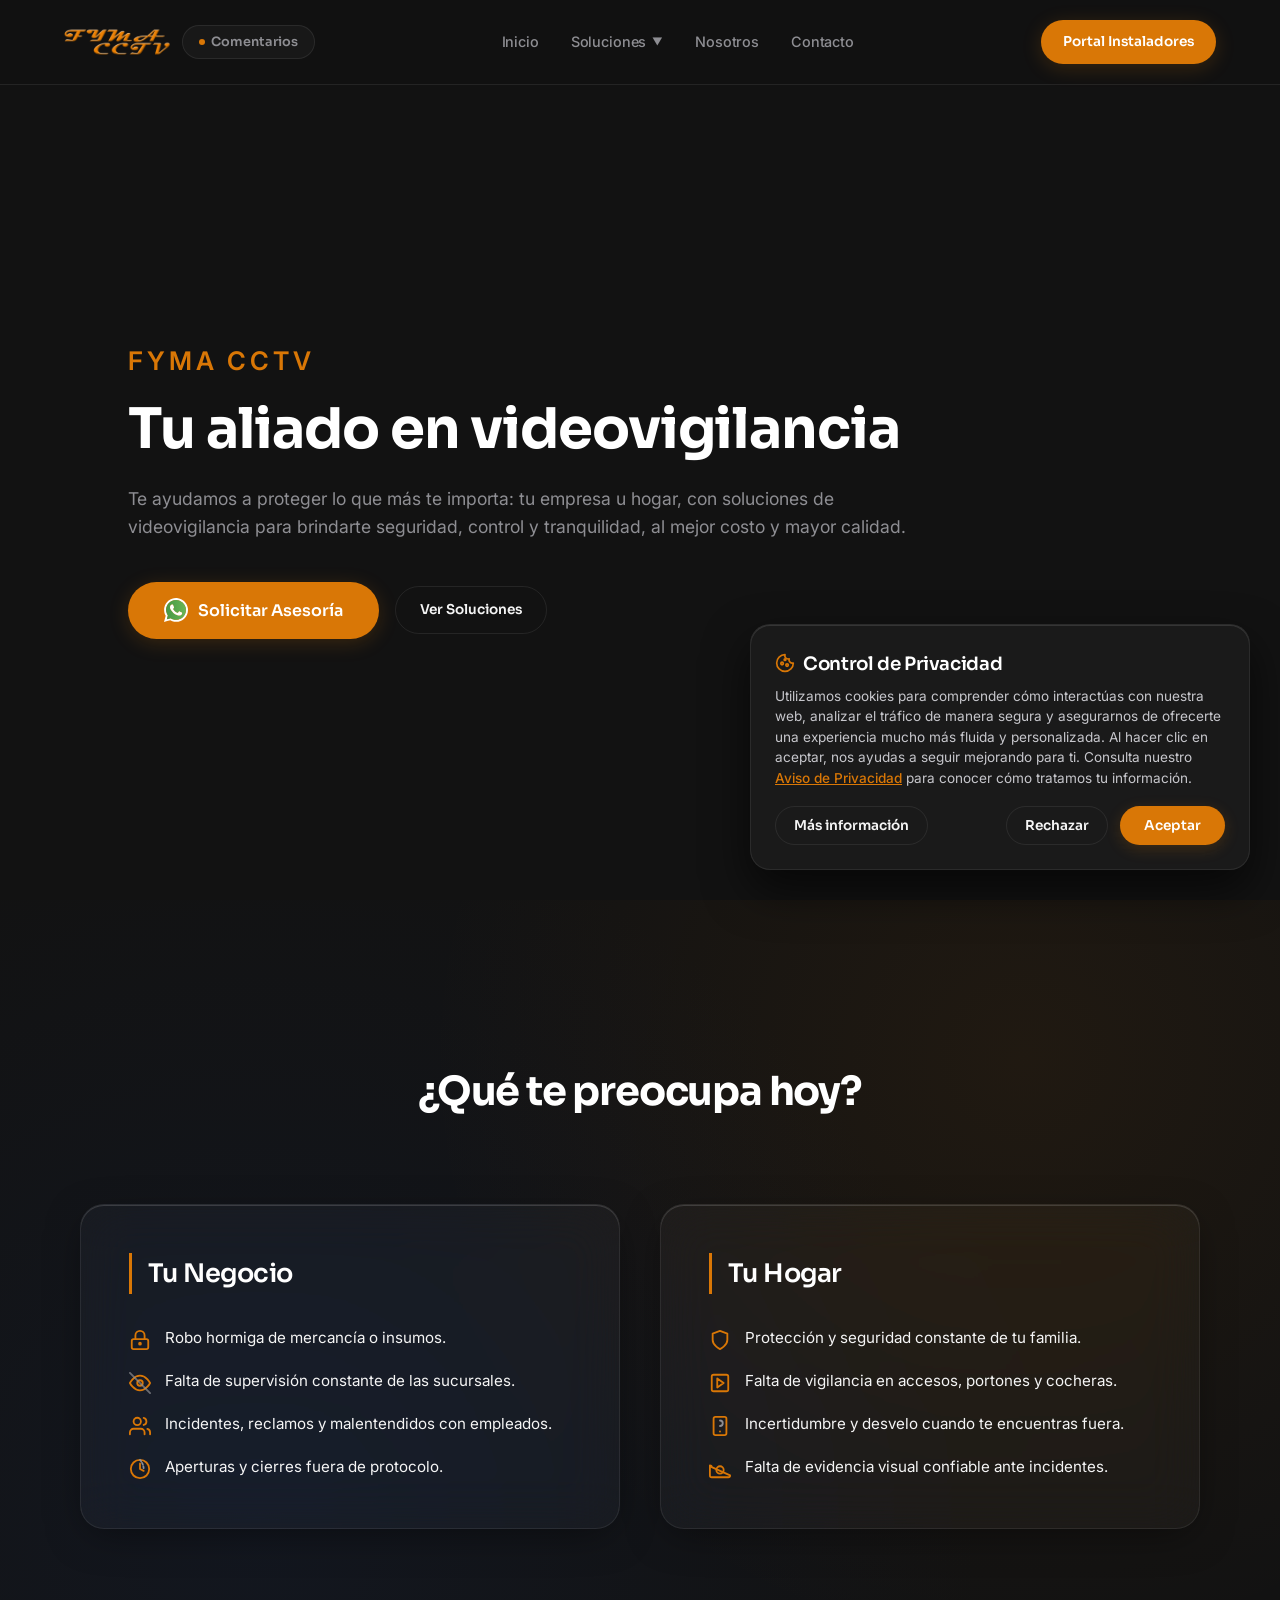
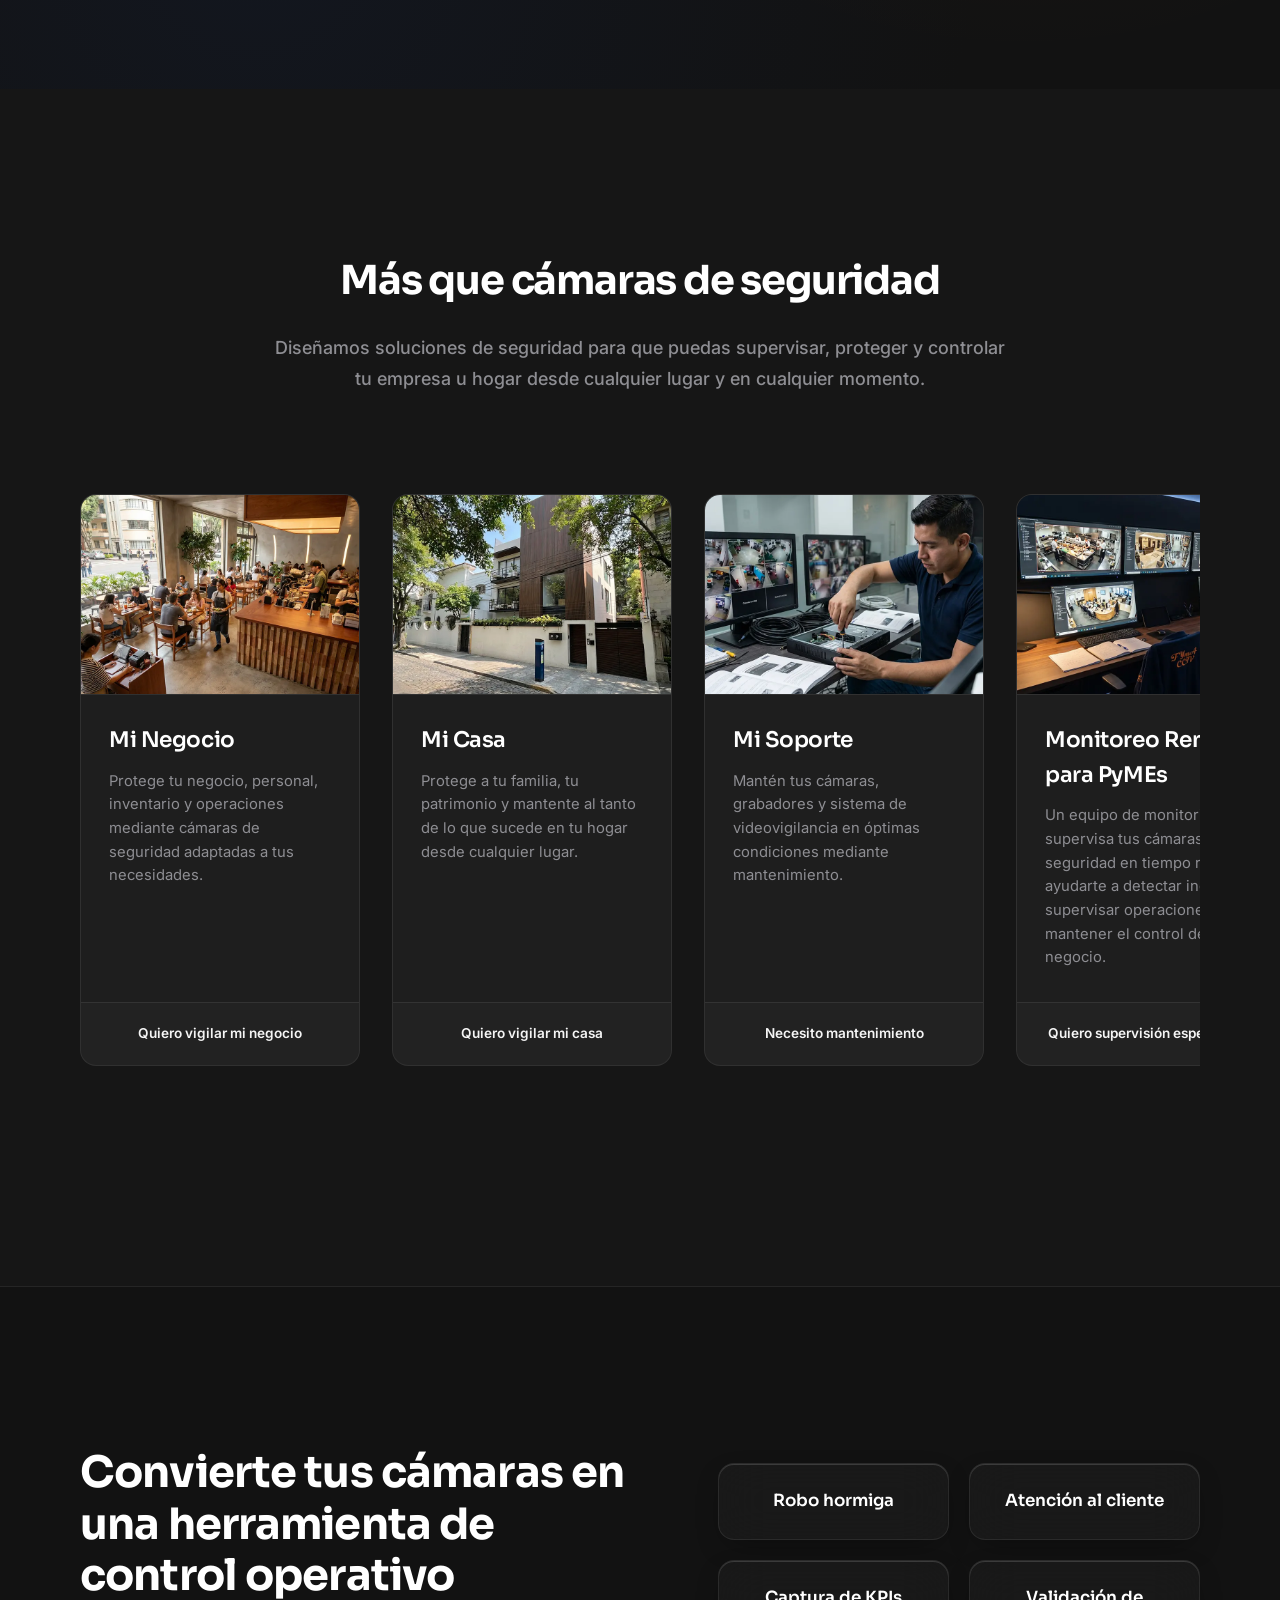
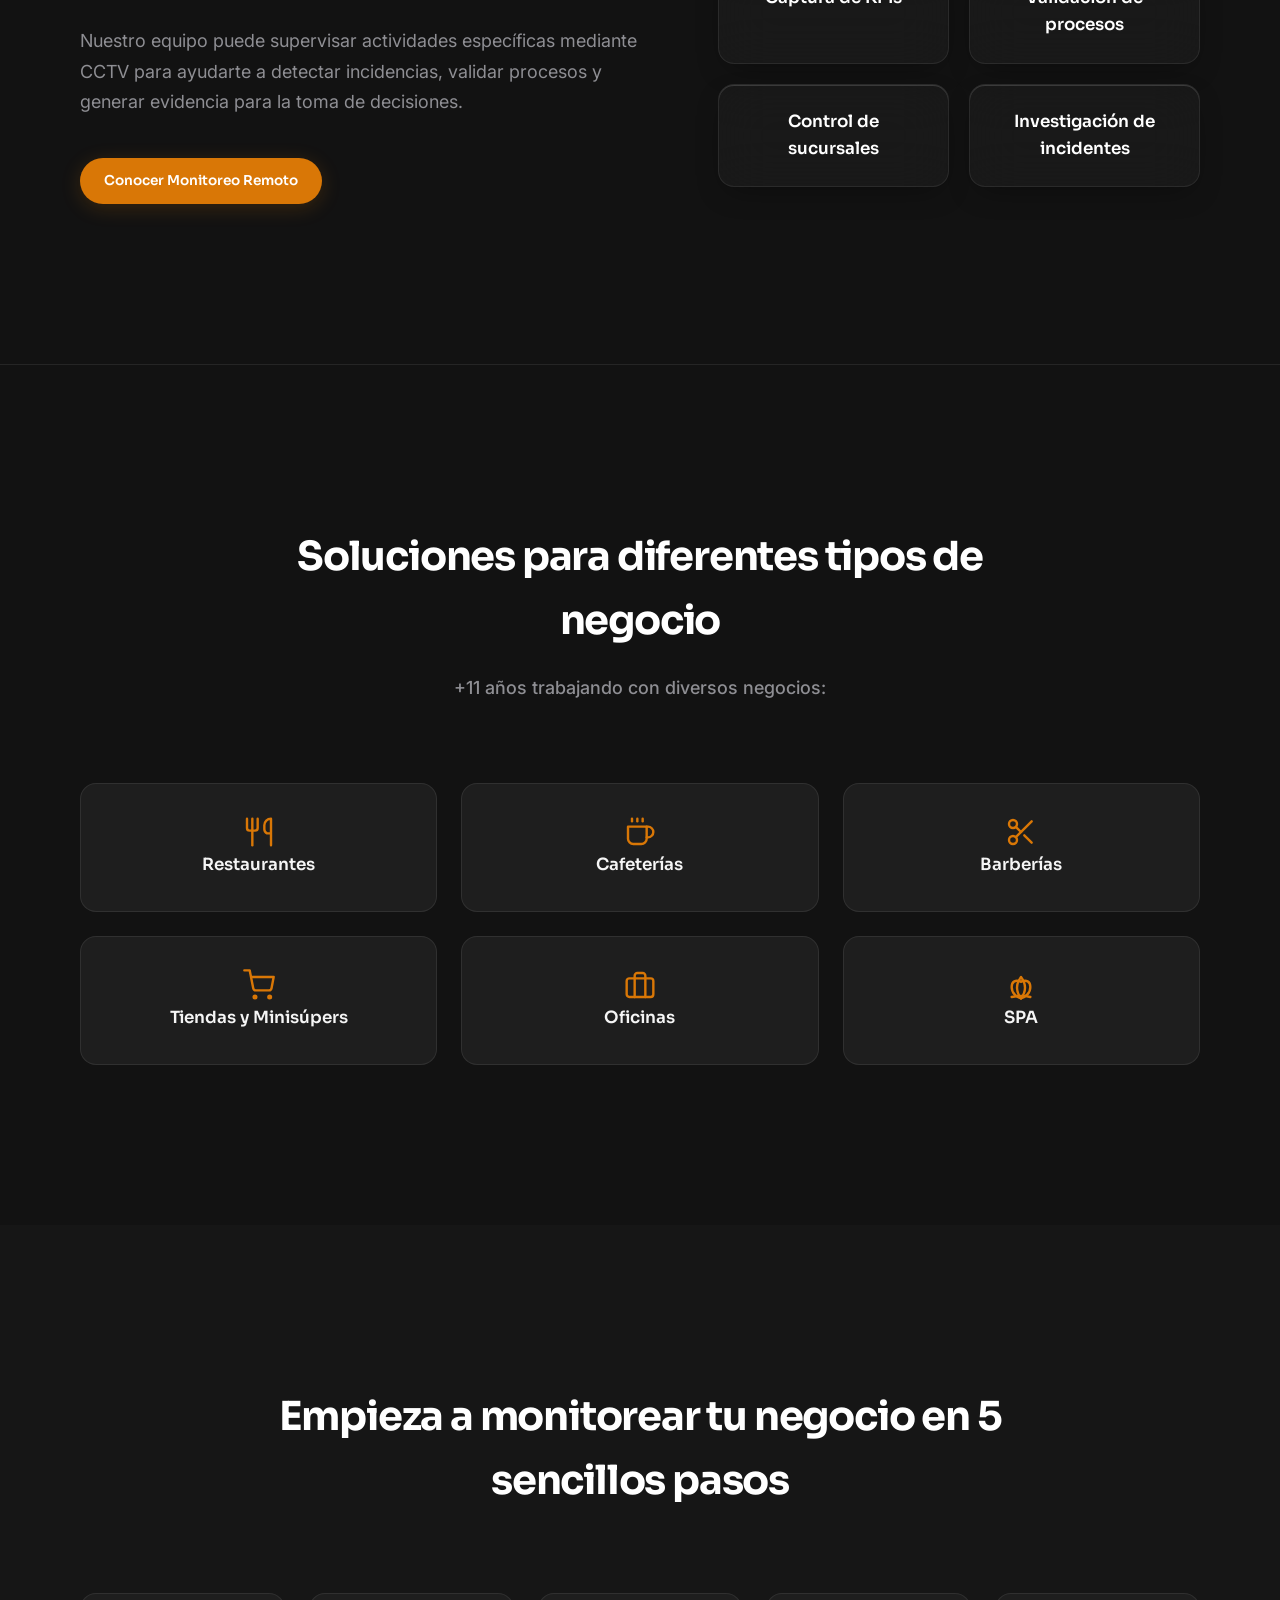
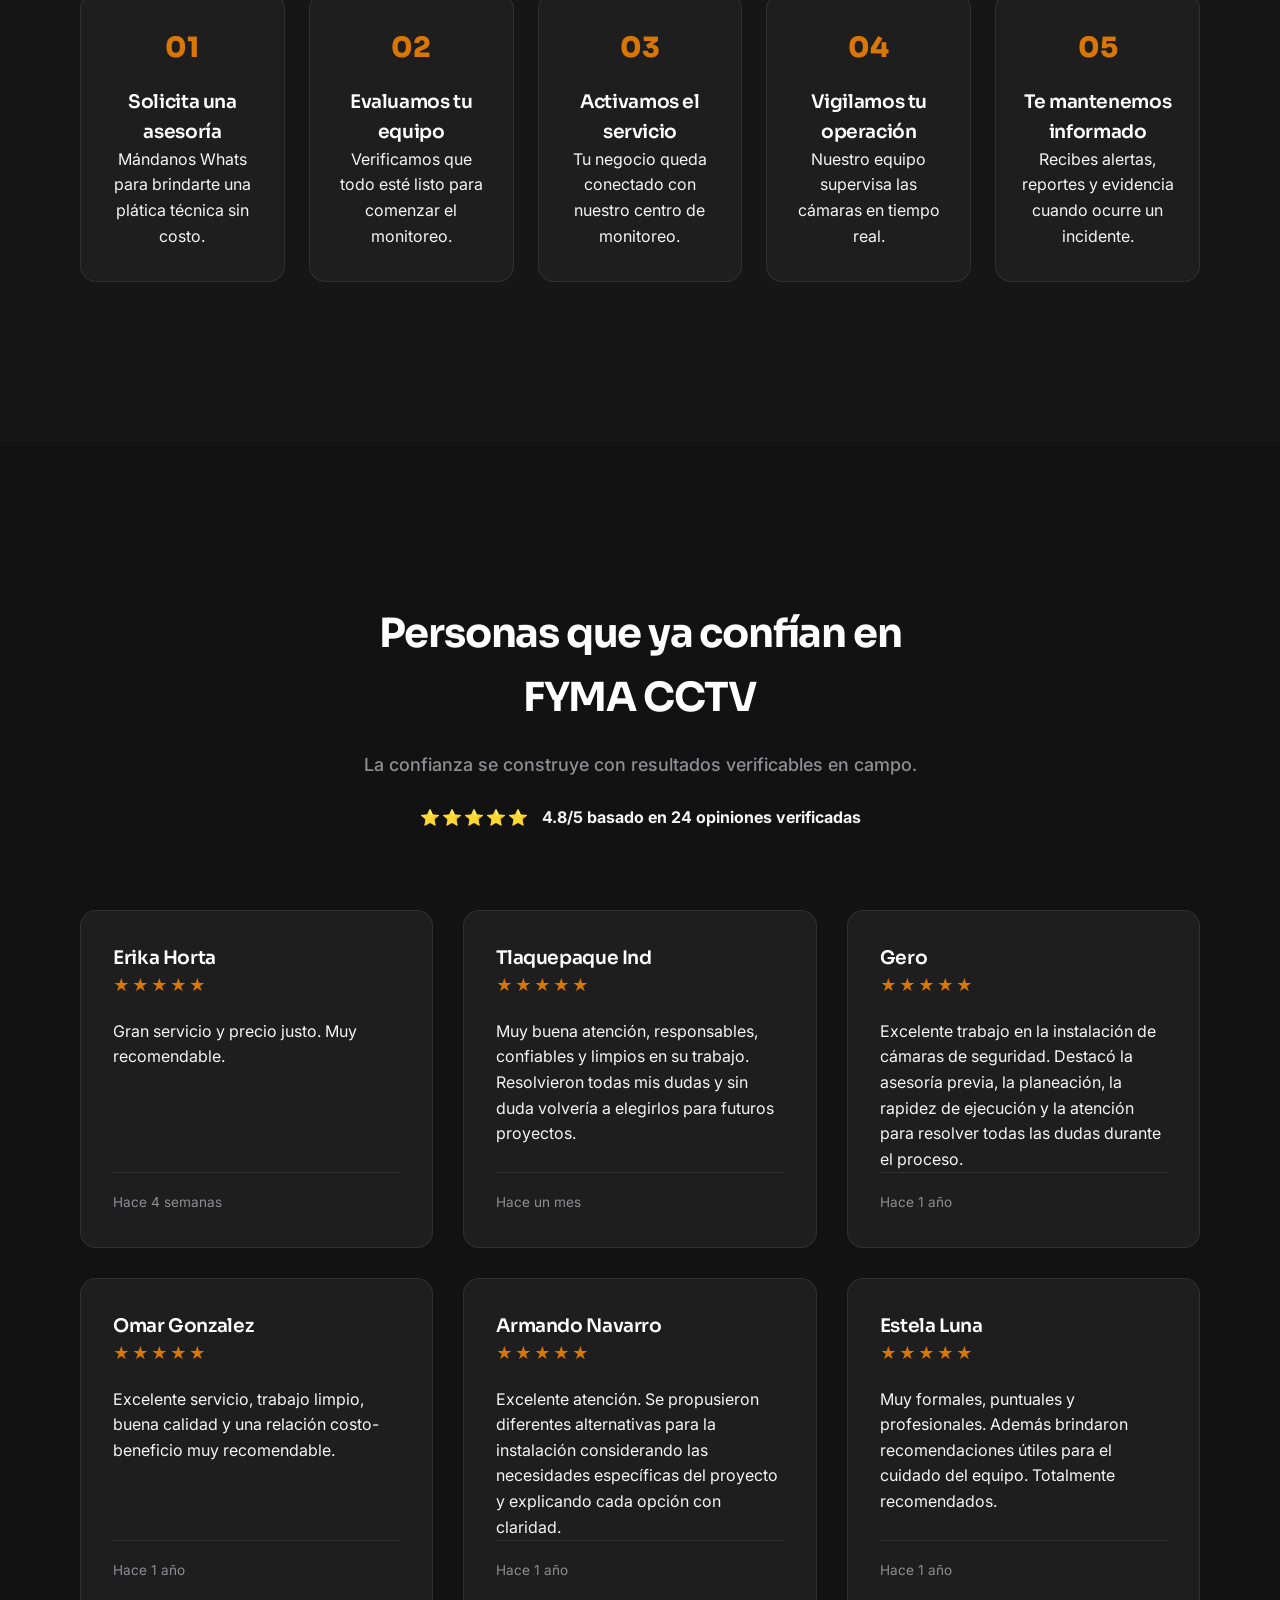
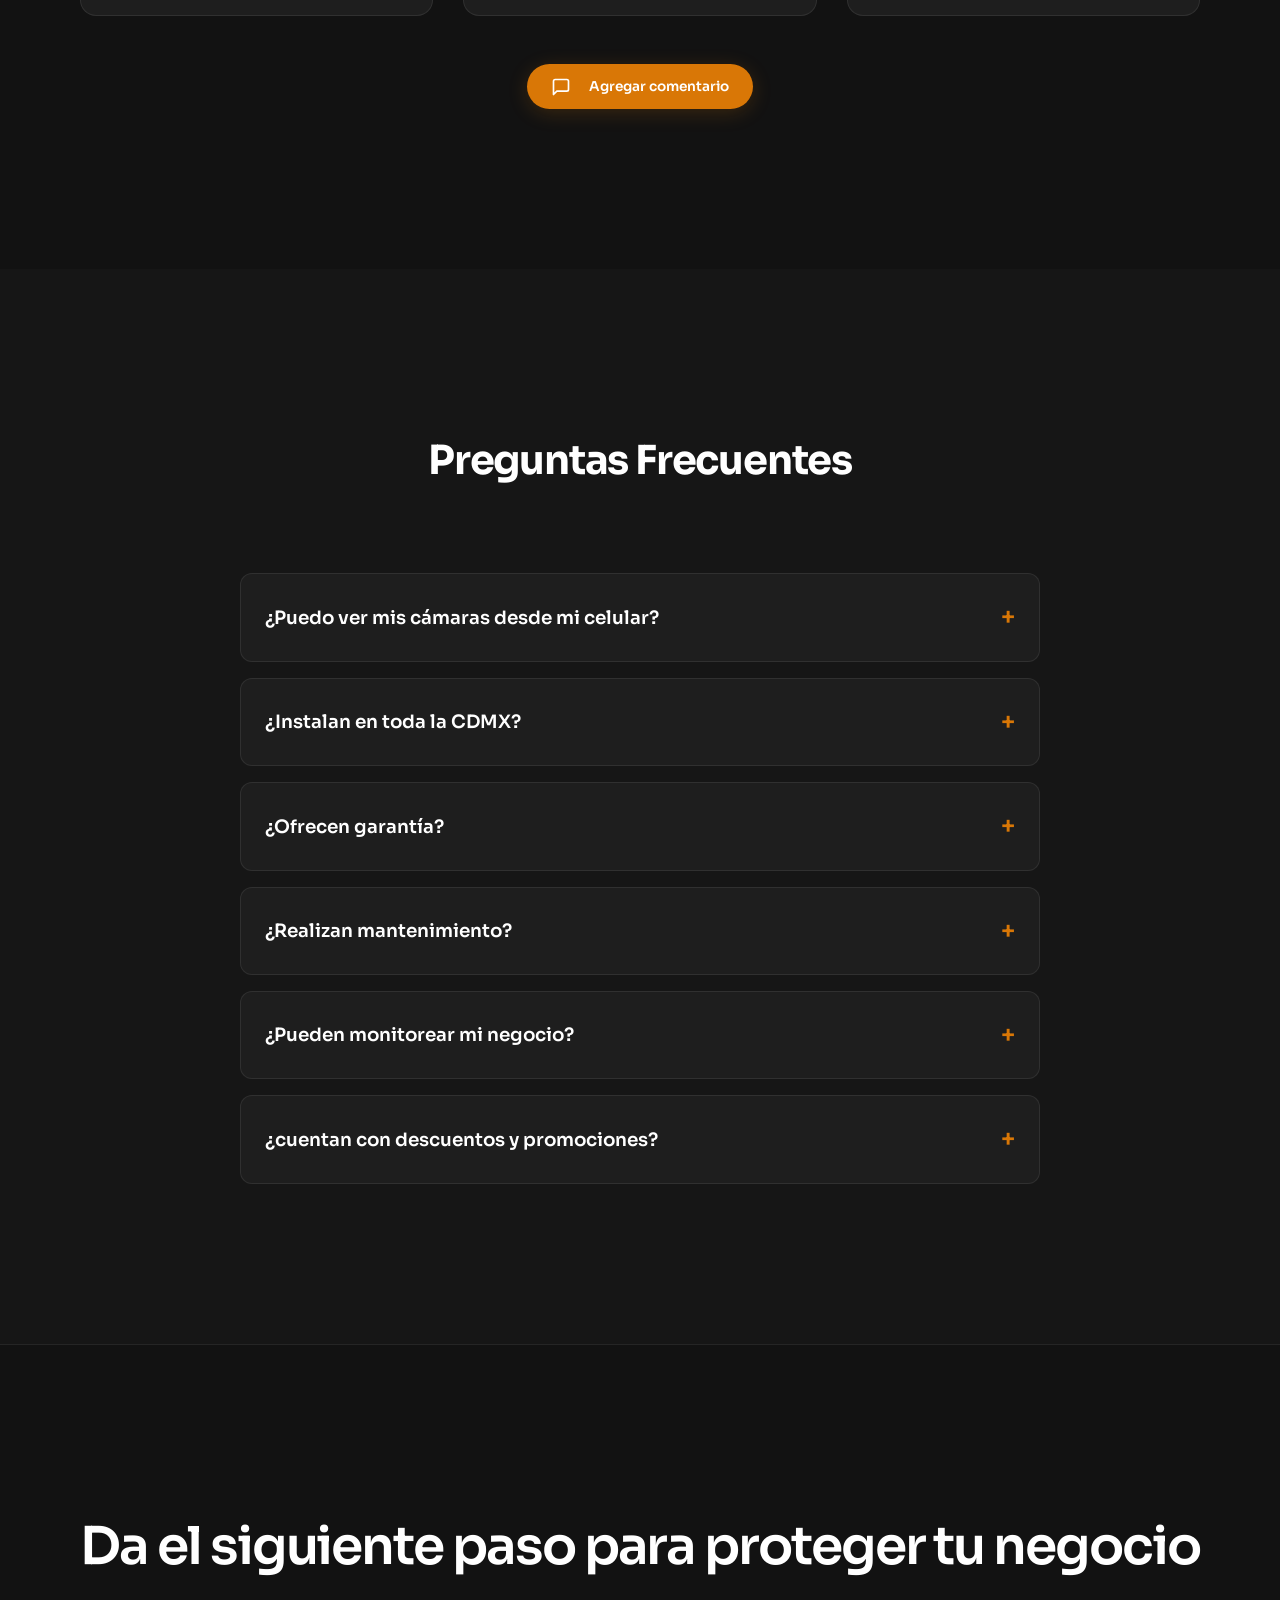
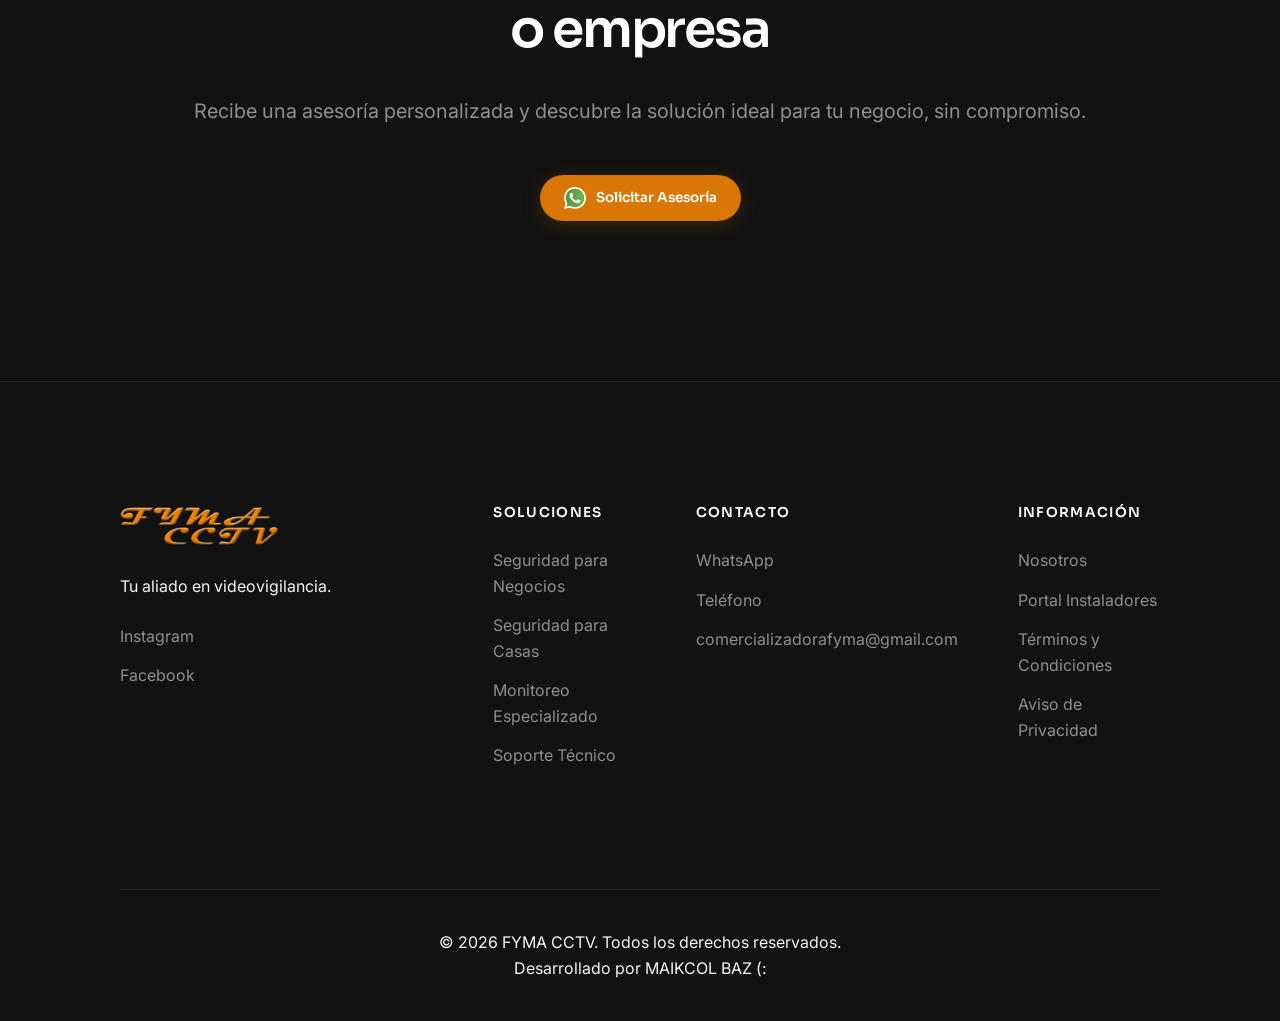
<file: index.html>
<!DOCTYPE html>
<html lang="es">
<head>
    <meta charset="UTF-8">
    <meta name="viewport" content="width=device-width, initial-scale=1.0, maximum-scale=5.0">
   
    <!-- Google Tag Manager -->
<script>(function(w,d,s,l,i){w[l]=w[l]||[];w[l].push({'gtm.start':
new Date().getTime(),event:'gtm.js'});var f=d.getElementsByTagName(s)[0],
j=d.createElement(s),dl=l!='dataLayer'?'&l='+l:'';j.async=true;j.src=
'https://www.googletagmanager.com/gtm.js?id='+i+dl;f.parentNode.insertBefore(j,f);
})(window,document,'script','dataLayer','GTM-5SP4LKC');</script>
<!-- End Google Tag Manager -->
    
    
    <title>FYMA CCTV - Tu aliado en videovigilancia</title>
    <link rel="icon" type="image/x-icon" href="Assets/Logos/FYMA-CCTV_favicon-48x48.ico">
    
    <!-- Meta SEO Optimizado -->
    <meta name="description" content="Instalamos sistemas de videovigilancia y ofrecemos monitoreo especializado en CDMX y Área Metropolitana. Protege y supervisa tu negocio o hogar desde cualquier lugar con asesoría y atención personalizada.">
    <meta name="keywords" content="Cámaras de Seguridad, CCTV, Videovigilancia, Cámaras de seguridad CDMX, CCTV CDMX, Videovigilancia CDMX, Seguridad para negocios, Seguridad para casas, monitoreo remoto, supervisión operativa, robo hormiga">
    <meta name="robots" content="index, follow">
    <link rel="canonical" href="https://www.fymacctv.com/">

    <!-- Open Graph (Redes Sociales) -->
    <meta property="og:type" content="website">
    <meta property="og:title" content="FYMA CCTV - Protege y supervisa tu negocio o casa desde cualquier lugar">
    <meta property="og:description" content="Sistemas de videovigilancia avanzados y monitoreo de control operativo en CDMX y Área Metropolitana. Asesoría técnica inmediata.">
    <meta property="og:url" content="https://www.fymacctv.com/">
    <meta property="og:image" content="https://www.fymacctv.com/Assets/Logos/FYMA-CCTV_logo-navbar_website.png">

    <!-- Schema Organization -->
    <script type="application/ld+json">
    {
      "@context": "https://schema.org",
      "@type": "Organization",
      "name": "FYMA CCTV",
      "url": "https://www.fymacctv.com/",
      "logo": "https://www.fymacctv.com/Assets/Logos/FYMA-CCTV_logo-navbar_website.png",
      "sameAs": [
        "https://www.facebook.com/profile.php?id=100067073892114",
        "https://www.instagram.com/fyma_cctv/"
      ]
    }
    </script>

    <!-- Schema LocalBusiness -->
    <script type="application/ld+json">
    {
      "@context": "https://schema.org",
      "@type": "LocalBusiness",
      "name": "FYMA CCTV",
      "image": "https://www.fymacctv.com/Assets/Logos/FYMA-CCTV_logo-navbar_website.png",
      "telephone": "+525552751350",
      "email": "comercializadorafyma@gmail.com",
      "address": {
        "@type": "PostalAddress",
        "addressLocality": "Ciudad de México",
        "addressRegion": "CDMX",
        "addressCountry": "MX"
      },
      "areaServed": {
        "@type": "AdministrativeArea",
        "name": "CDMX y Área Metropolitana"
      }
    }
    </script>

    <style>
        /* ==========================================================================
           FYMA CCTV - CORPORATE TECH PREMIUM STYLESHEET (V3 FINAL - FIXED RESPONSIVE)
           Inspiración: Apple, OpenAI, Stripe, Huawei Enterprise
           ========================================================================== */

        /* 1. IMPORTS & SYSTEM FONTS */
        @import url('https://fonts.googleapis.com/css2?family=Inter:wght@300;400;500;600;700&family=Sora:wght@400;500;600;700;800&display=swap');

        /* 2. DESIGN TOKENS (CSS VARIABLES) */
        :root {
            --primary-black: #121212;
            --graphite-gray: #1E1E1E;
            --soft-white: #F5F5F5;
            --orange-fyma: #D97706;
            --technical-blue: #14213D;
            
            --pure-white: #FFFFFF;
            --border-light: rgba(255, 255, 255, 0.08);
            --border-hover: rgba(217, 119, 6, 0.4);
            --text-muted: #8E8E93;
            --overlay-dark: rgba(18, 18, 18, 0.75);
            
            --font-titles: 'Sora', -apple-system, BlinkMacSystemFont, "Segoe UI", Roboto, sans-serif;
            --font-body: 'Inter', -apple-system, BlinkMacSystemFont, "Segoe UI", Roboto, sans-serif;
            
            --transition-smooth: all 0.5s cubic-bezier(0.16, 1, 0.3, 1);
            --transition-fast: all 0.25s cubic-bezier(0.16, 1, 0.3, 1);
            --max-width-content: 1200px;
        }

        /* 3. GLOBAL RESET & BASE STYLES */
        * {
            margin: 0;
            padding: 0;
            box-sizing: border-box;
            -webkit-font-smoothing: antialiased;
            -moz-osx-font-smoothing: grayscale;
        }

        html {
            scroll-behavior: smooth;
            background-color: var(--primary-black);
            color: var(--soft-white);
            font-size: 16px;
        }

        body {
            font-family: var(--font-body);
            line-height: 1.6;
            overflow-x: hidden;
            width: 100%;
        }

        a {
            color: inherit;
            text-decoration: none;
            transition: var(--transition-fast);
        }

        ul {
            list-style: none;
        }

        img {
            max-width: 100%;
            height: auto;
            display: block;
        }

        h1, h2, h3, h4 {
            font-family: var(--font-titles);
            color: var(--pure-white);
            letter-spacing: -0.02em;
            font-weight: 600;
        }

        section > header {
            text-align: center;
            max-width: 750px;
            margin: 0 auto 80px auto;
        }

        section > header h2 {
            font-size: 2.5rem;
            font-weight: 700;
            margin-bottom: 20px;
            letter-spacing: -0.03em;
        }

        section > header p {
            font-size: 1.125rem;
            color: var(--text-muted);
            font-weight: 500;
            line-height: 1.7;
        }

        /* 4. HEADER & NAV (Sticky Premium Glassmorphism) */
        body > header {
            position: fixed;
            top: 0;
            left: 0;
            right: 0;
            width: 100%;
            box-sizing: border-box;
            z-index: 1000;
            display: flex;
            justify-content: space-between;
            align-items: center;
            padding: 20px 5%; /* Elastic and safe margin on standard desktop viewport size */
            background-color: rgba(18, 18, 18, 0.8);
            backdrop-filter: blur(20px);
            -webkit-backdrop-filter: blur(20px);
            border-bottom: 1px solid var(--border-light);
            transition: var(--transition-smooth);
        }

        .logo-wrapper {
            display: flex;
            align-items: center;
            gap: 12px;
            z-index: 1010;
            flex-shrink: 0; /* Ensures logo wrapper won't collapse */
        }

        body > header .logo-wrapper a img {
            height: 32px;
            width: auto;
            transition: var(--transition-fast);
        }

        body > header .logo-wrapper a:hover img {
            opacity: 0.9;
            transform: scale(0.98);
        }

        .btn-comentarios {
            font-family: var(--font-titles);
            font-size: 0.8rem;
            font-weight: 600;
            color: var(--text-muted);
            background-color: rgba(255, 255, 255, 0.03);
            border: 1px solid var(--border-light);
            padding: 6px 16px;
            border-radius: 20px;
            display: inline-flex;
            align-items: center;
            gap: 6px;
            transition: var(--transition-fast);
        }

        .btn-comentarios::before {
            content: '';
            width: 6px;
            height: 6px;
            background-color: var(--orange-fyma);
            border-radius: 50%;
            display: inline-block;
        }

        .btn-comentarios:hover {
            color: var(--pure-white);
            border-color: rgba(217, 119, 6, 0.4);
            background-color: rgba(255, 255, 255, 0.08);
            box-shadow: 0 0 15px rgba(217, 119, 6, 0.15);
        }

        body > header nav {
            display: flex;
            align-items: center;
            flex-shrink: 1;
        }

        body > header nav > ul {
            display: flex;
            align-items: center;
            gap: 32px; /* Responsive elastic gaps to prevent overflow on mid-size resolutions */
        }

        body > header nav > ul > li {
            position: relative;
        }

        body > header nav > ul > li > a {
            font-size: 0.9rem;
            font-weight: 500;
            color: var(--text-muted);
            letter-spacing: -0.01em;
            padding: 10px 0;
            display: inline-flex;
            align-items: center;
        }

        body > header nav > ul > li > a:hover {
            color: var(--pure-white);
        }

        .menu-arrow {
            display: inline-block;
            margin-left: 6px;
            font-size: 0.65rem;
            transition: transform 0.25s ease;
            vertical-align: middle;
        }

        body > header nav > ul > li:hover .menu-arrow {
            transform: rotate(180deg);
        }

        body > header nav > ul > li ul {
            position: absolute;
            top: 100%;
            left: 50%;
            transform: translateX(-50%) translateY(15px);
            background-color: var(--graphite-gray);
            border: 1px solid var(--border-light);
            border-radius: 12px;
            padding: 16px;
            min-width: 280px;
            opacity: 0;
            visibility: hidden;
            transition: var(--transition-smooth);
            box-shadow: 0 30px 60px rgba(0, 0, 0, 0.5);
            backdrop-filter: blur(10px);
        }

        body > header nav > ul > li:hover ul {
            opacity: 1;
            visibility: visible;
        }

        @media (min-width: 1025px) {
            body > header nav > ul > li:hover ul {
                transform: translateX(-50%) translateY(5px);
            }
        }

        body > header nav > ul > li ul li {
            display: block;
            margin-bottom: 4px;
        }

        body > header nav > ul > li ul li a {
            font-size: 0.85rem;
            font-weight: 400;
            color: var(--text-muted);
            padding: 10px 14px;
            border-radius: 8px;
            display: block;
            transition: var(--transition-fast);
        }

        body > header nav > ul > li ul li a:hover {
            color: var(--pure-white);
            background-color: rgba(255, 255, 255, 0.04);
            padding-left: 18px;
        }

        .mobile-only-item {
            display: none;
        }

        .header-actions-wrapper {
            display: flex;
            align-items: center;
            gap: 20px;
            z-index: 1010;
            flex-shrink: 0; /* Block shrink for button container alignment */
        }

        body > header .header-actions-wrapper a[role="button"] {
            font-family: var(--font-titles);
            font-size: 0.85rem;
            font-weight: 600;
            background-color: var(--orange-fyma);
            color: var(--pure-white);
            padding: 11px 22px;
            border-radius: 30px;
            box-shadow: 0 4px 20px rgba(217, 119, 6, 0.2);
            display: inline-flex;
            align-items: center;
            gap: 10px;
            transition: var(--transition-fast);
            white-space: nowrap; /* Block line breaks in Portal button text */
        }

        body > header .header-actions-wrapper a[role="button"]:hover,
        .btn-primary:hover {
            transform: translateY(-2px);
            box-shadow: 0 8px 25px rgba(217, 119, 6, 0.35);
        }

        .btn-primary {
            font-family: var(--font-titles);
            font-size: 0.85rem;
            font-weight: 600;
            background-color: var(--orange-fyma);
            color: var(--pure-white);
            padding: 12px 24px;
            border-radius: 30px;
            box-shadow: 0 4px 20px rgba(217, 119, 6, 0.2);
            display: inline-flex;
            align-items: center;
            gap: 10px;
            transition: var(--transition-fast);
        }

        .btn-secondary {
            font-family: var(--font-titles);
            font-size: 0.85rem;
            font-weight: 600;
            background-color: transparent;
            color: var(--soft-white);
            padding: 12px 24px;
            border: 1px solid var(--border-light);
            border-radius: 30px;
            display: inline-flex;
            align-items: center;
            transition: var(--transition-fast);
        }

        .btn-secondary:hover {
            background-color: rgba(255, 255, 255, 0.05);
            border-color: var(--soft-white);
        }

        .menu-checkbox {
            display: none !important;
        }

        .hamburger-label {
            display: none;
            width: 30px;
            height: 20px;
            position: relative;
            cursor: pointer;
            z-index: 1020;
        }

        .hamburger-label span {
            display: block;
            position: absolute;
            height: 2px;
            width: 100%;
            background-color: #FFFFFF; /* High contrast hardcoded color for Safari compatibility */
            border-radius: 2px;
            left: 0;
            transform: rotate(0deg);
            transition: var(--transition-fast);
        }

        .hamburger-label span:nth-child(1) { top: 0px; }
        .hamburger-label span:nth-child(2) { top: 9px; }
        .hamburger-label span:nth-child(3) { top: 18px; }

        /* 5. HERO SECTION */
        #inicio {
            position: relative;
            height: 100vh;
            min-height: 650px;
            width: 100%;
            display: flex;
            align-items: center;
            justify-content: flex-start;
            padding: 80px 10% 0 10%;
            overflow: hidden;
        }

        #inicio video {
            position: absolute;
            top: 0;
            left: 0;
            width: 100%;
            height: 100%;
            object-fit: cover;
            z-index: 1;
        }

        #inicio::after {
            content: '';
            position: absolute;
            top: 0;
            left: 0;
            width: 100%;
            height: 100%;
            background: linear-gradient(135deg, rgba(18, 18, 18, 0.95) 0%, rgba(18, 18, 18, 0.8) 50%, rgba(18, 18, 18, 0.95) 100%);
            z-index: 2;
        }

        #inicio > .hero-container {
            position: relative;
            z-index: 3;
            max-width: 780px;
        }

        #inicio .hero-eyebrow {
            font-size: 1.6rem;
            font-weight: 600;
            text-transform: uppercase;
            letter-spacing: 0.15em;
            color: var(--orange-fyma);
            margin-bottom: 15px;
        }

        #inicio h1 {
            font-size: 3.5rem;
            line-height: 1.15;
            font-weight: 700;
            margin-bottom: 24px;
            letter-spacing: -0.02em;
        }

        #inicio .hero-subtitle {
            font-size: 1.1rem;
            color: var(--text-muted);
            line-height: 1.6;
            margin-bottom: 40px;
        }

        #inicio .hero-actions {
            display: flex;
            align-items: center;
            gap: 16px;
            flex-wrap: wrap;
        }

        #inicio a.btn-primary {
            font-size: 1rem;
            padding: 16px 36px;
        }

        #inicio a.btn-primary img {
            width: 24px;
            height: 24px;
        }

        /* 6. PROBLEMAS QUE RESOLVEMOS */
        #problemas-resolvemos {
            padding: 160px 80px;
            background: 
                radial-gradient(circle at 80% 20%, rgba(217, 119, 6, 0.07) 0%, transparent 50%),
                radial-gradient(circle at 20% 80%, rgba(20, 33, 61, 0.3) 0%, transparent 60%),
                var(--primary-black);
            position: relative;
        }

        .problems-grid {
            display: grid;
            grid-template-columns: repeat(2, 1fr);
            gap: 40px;
            max-width: var(--max-width-content);
            margin: 0 auto;
        }

        .problem-card {
            background-color: rgba(255, 255, 255, 0.03);
            backdrop-filter: blur(25px) saturate(180%);
            -webkit-backdrop-filter: blur(25px) saturate(180%);
            border: 1px solid rgba(255, 255, 255, 0.08);
            border-radius: 24px;
            padding: 48px;
            box-shadow: 
                0 10px 40px -10px rgba(0, 0, 0, 0.5), 
                inset 0 1px 0px rgba(255, 255, 255, 0.15);
            transition: transform 0.5s cubic-bezier(0.16, 1, 0.3, 1), border-color 0.4s, background-color 0.4s, box-shadow 0.5s cubic-bezier(0.16, 1, 0.3, 1);
        }

        .problem-card:hover {
            border-color: var(--border-hover);
            background-color: rgba(255, 255, 255, 0.08);
            transform: translateY(-8px) scale(1.005);
            box-shadow: 
                0 25px 50px -12px rgba(0, 0, 0, 0.7), 
                0 0 30px rgba(217, 119, 6, 0.15),
                inset 0 1px 0px rgba(255, 255, 255, 0.25);
        }

        .problem-card h3 {
            font-size: 1.6rem;
            font-weight: 600;
            margin-bottom: 32px;
            border-left: 3px solid var(--orange-fyma);
            padding-left: 16px;
        }

        .problem-list li span {
            font-size: 0.95rem;
            line-height: 1.6;
            color: var(--soft-white);
        }

        /* 7. NUESTRA SOLUCIÓN */
        #que-necesitas-proteger {
            padding: 160px 80px;
            background-color: #161616;
        }

        #que-necesitas-proteger div[role="region"] {
            display: flex;
            gap: 32px;
            overflow-x: auto;
            padding: 20px 4px 60px 4px;
            scroll-snap-type: x mandatory;
            scroll-behavior: smooth;
            scrollbar-width: thin;
            scrollbar-color: var(--border-light) transparent;
        }

        #que-necesitas-proteger div[role="region"]::-webkit-scrollbar {
            height: 6px;
        }

        #que-necesitas-proteger div[role="region"]::-webkit-scrollbar-thumb {
            background-color: var(--border-light);
            border-radius: 10px;
        }

        #que-necesitas-proteger div[role="region"] article {
            flex: 0 0 calc(25% - 24px);
            min-width: 280px;
            scroll-snap-align: start;
            background-color: var(--graphite-gray);
            border-radius: 16px;
            border: 1px solid var(--border-light);
            overflow: hidden;
            display: flex;
            flex-direction: column;
            justify-content: space-between;
            transition: var(--transition-smooth);
        }

        #que-necesitas-proteger div[role="region"] article:hover {
            transform: translateY(-8px);
            border-color: var(--border-hover);
            box-shadow: 0 20px 40px rgba(0, 0, 0, 0.4);
        }

        #que-necesitas-proteger div[role="region"] article img {
            width: 100%;
            height: 200px;
            object-fit: cover;
            transition: var(--transition-smooth);
            border-bottom: 1px solid var(--border-light);
        }

        #que-necesitas-proteger div[role="region"] article h3 {
            font-size: 1.35rem;
            font-weight: 600;
            padding: 28px 28px 12px 28px;
        }

        #que-necesitas-proteger div[role="region"] article p {
            font-size: 0.925rem;
            color: var(--text-muted);
            padding: 0 28px 32px 28px;
            line-height: 1.6;
            flex-grow: 1;
        }

        #que-necesitas-proteger div[role="region"] article a {
            display: block;
            text-align: center;
            background-color: rgba(255, 255, 255, 0.02);
            border-top: 1px solid var(--border-light);
            padding: 20px;
            font-size: 0.85rem;
            font-weight: 600;
            color: var(--soft-white);
            transition: var(--transition-fast);
        }

        #que-necesitas-proteger div[role="region"] article:hover a {
            background-color: var(--orange-fyma);
            color: var(--pure-white);
        }

        /* 8. CONTROL OPERATIVO */
        #control-operativo {
            padding: 160px 80px;
            background-image: linear-gradient(135deg, rgba(18, 18, 18, 0.94) 0%, rgba(20, 33, 61, 0.88) 100%),
            url('/Assets/img/monitoreo-remoto-cdmx-fyma-cctv.jpeg');
            background-size: cover;
            background-position: center;
            background-attachment: fixed;
            border-top: 1px solid var(--border-light);
            border-bottom: 1px solid var(--border-light);
            display: flex;
            justify-content: center;
        }

        .control-wrapper {
            max-width: var(--max-width-content);
            width: 100%;
            display: grid;
            grid-template-columns: 1.2fr 1fr;
            gap: 60px;
            align-items: center;
        }

        .control-content h2 {
            font-size: 2.7rem;
            font-weight: 700;
            margin-bottom: 24px;
            line-height: 1.2;
        }

        .control-content p {
            font-size: 1.125rem;
            color: var(--text-muted);
            margin-bottom: 40px;
            line-height: 1.7;
        }

        .control-cases {
            display: grid;
            grid-template-columns: repeat(2, 1fr);
            gap: 20px;
        }

        .case-card {
            background-color: rgba(255, 255, 255, 0.03);
            backdrop-filter: blur(25px) saturate(180%);
            -webkit-backdrop-filter: blur(20px) saturate(180%);
            border: 1px solid rgba(255, 255, 255, 0.08);
            border-radius: 16px;
            padding: 24px;
            font-family: var(--font-titles);
            font-size: 1.05rem;
            font-weight: 600;
            color: var(--pure-white);
            text-align: center;
            box-shadow: 
                0 10px 30px -10px rgba(0, 0, 0, 0.4),
                inset 0 1px 0px rgba(255, 255, 255, 0.15);
            transition: var(--transition-smooth);
        }

        .case-card:hover {
            background-color: rgba(255, 255, 255, 0.08);
            border-color: rgba(217, 119, 6, 0.4);
            transform: translateY(-4px);
            box-shadow: 
                0 20px 40px -12px rgba(0, 0, 0, 0.6), 
                0 0 20px rgba(217, 119, 6, 0.15),
                inset 0 1px 0px rgba(255, 255, 255, 0.25);
        }

        /* 9. SECCIÓN 5: SECTORES QUE ATENDEMOS */
        #sectores-atendemos {
            padding: 160px 80px;
            background-color: var(--primary-black);
        }

        .sectores-grid {
            display: grid;
            grid-template-columns: repeat(3, 1fr);
            gap: 24px;
            max-width: var(--max-width-content);
            margin: 0 auto;
        }

        .sector-badge {
            background-color: var(--graphite-gray);
            border: 1px solid var(--border-light);
            border-radius: 16px;
            padding: 32px 20px;
            transition: var(--transition-smooth);
            text-align: center;
        }

        .sector-badge:hover {
            border-color: var(--orange-fyma);
            transform: translateY(-4px);
            box-shadow: 0 15px 30px rgba(0, 0, 0, 0.25);
        }

        .sector-badge svg { transition: var(--transition-fast); }
        .sector-badge:hover svg { transform: scale(1.15) rotate(2deg); }

        .sector-badge span {
            font-family: var(--font-titles);
            font-size: 1.05rem;
            font-weight: 600;
            color: var(--soft-white);
        }

        /* 10. SECCIÓN 6: CÓMO TRABAJAMOS (Línea de Tiempo) */
        #como-trabajamos {
            padding: 160px 80px;
            background-color: #161616;
        }

        .steps-timeline {
            display: grid;
            grid-template-columns: repeat(5, 1fr);
            gap: 24px;
            max-width: var(--max-width-content);
            margin: 0 auto;
        }

        .timeline-step {
            background-color: var(--graphite-gray);
            border: 1px solid var(--border-light);
            border-radius: 16px;
            padding: 32px 24px;
            text-align: center;
            transition: var(--transition-smooth);
        }

        .timeline-step:hover {
            transform: translateY(-6px);
            border-color: rgba(255, 255, 255, 0.15);
        }

        .timeline-step .step-num {
            font-family: var(--font-titles);
            font-size: 1.75rem;
            color: var(--orange-fyma);
            font-weight: 800;
            display: block;
            margin-bottom: 16px;
        }

        /* 11. SECCIÓN 7: TESTIMONIOS */
        #opiniones-clientes {
            padding: 160px 80px;
            background-color: var(--primary-black);
        }

        .reviews-summary {
            margin-top: 24px;
            display: flex;
            justify-content: center;
            align-items: center;
            gap: 12px;
            font-size: 1rem;
            color: var(--soft-white);
        }

        .reviews-summary span { color: var(--orange-fyma); letter-spacing: 2px; }

        #opiniones-clientes div[role="region"] {
            display: grid;
            grid-template-columns: repeat(3, 1fr);
            gap: 30px;
            max-width: var(--max-width-content);
            margin: 0 auto;
        }

        #opiniones-clientes div[role="region"] article {
            background-color: var(--graphite-gray);
            border: 1px solid var(--border-light);
            border-radius: 16px;
            padding: 32px;
            display: flex;
            flex-direction: column;
            transition: var(--transition-smooth);
            min-height: 320px;
        }

        #opiniones-clientes div[role="region"] article:hover {
            transform: translateY(-6px);
            border-color: var(--orange-fyma);
            box-shadow: 0 20px 40px rgba(0, 0, 0, 0.25);
        }

        #opiniones-clientes div[role="region"] article header div[aria-label] {
            color: var(--orange-fyma);
            letter-spacing: 2px;
            margin-bottom: 20px;
        }

        #opiniones-clientes div[role="region"] article footer {
            margin-top: auto;
            padding-top: 16px;
            border-top: 1px solid var(--border-light);
        }

        .review-date { font-size: 0.85rem; color: var(--text-muted); }

        .reviews-cta-container {
            display: flex;
            justify-content: center;
            margin-top: 48px;
            width: 100%;
        }

        /* 12. SECCIÓN 8: PREGUNTAS FRECUENTES (Nativo CSS) */
        #preguntas-frecuentes {
            padding: 160px 80px;
            background-color: #161616;
        }

        .faq-accordion {
            max-width: 800px;
            margin: 0 auto;
            display: flex;
            flex-direction: column;
            gap: 16px;
        }

        .faq-item {
            background-color: var(--graphite-gray);
            border: 1px solid var(--border-light);
            border-radius: 12px;
            padding: 24px;
            transition: var(--transition-smooth);
        }

        .faq-item summary {
            font-family: var(--font-titles);
            font-size: 1.15rem;
            font-weight: 600;
            color: var(--pure-white);
            cursor: pointer;
            outline: none;
            display: flex;
            justify-content: space-between;
            align-items: center;
        }

        .faq-item summary::after {
            content: '+';
            font-size: 1.5rem;
            color: var(--orange-fyma);
            transition: var(--transition-fast);
        }

        .faq-item[open] summary::after { content: '−'; }

        .faq-answer {
            margin-top: 16px;
            padding-top: 16px;
            border-top: 1px solid var(--border-light);
            color: var(--text-muted);
            font-size: 0.95rem;
        }

        /* 13. SECCIÓN 9: CTA FINAL (Máxima Conversión) */
        #cta-final {
            padding: 160px 80px;
            background-image: linear-gradient(rgba(18, 18, 18, 0.82) 0%, rgba(18, 18, 18, 0.95) 100%),
            url('Assets/img/bg-ctafinal-fymacctv.jpeg');
            background-size: cover;
            background-position: center;
            background-attachment: fixed;
            border-top: 1px solid var(--border-light);
            border-bottom: 1px solid var(--border-light);
            text-align: center;
            display: flex;
            flex-direction: column;
            align-items: center;
        }

        #cta-final h2 { font-size: 3.25rem; margin-bottom: 24px; letter-spacing: -0.04em; }
        #cta-final p { font-size: 1.25rem; color: var(--text-muted); margin-bottom: 48px; }

        /* 14. FOOTER CORPORATIVO */
        body > footer {
            background-color: var(--primary-black);
            padding: 120px 80px 40px 80px;
            display: grid;
            grid-template-columns: 2.2fr 1fr 1fr 1fr;
            gap: 60px;
            max-width: var(--max-width-content);
            margin: 0 auto;
        }

        body > footer section[aria-label="Sobre FYMA CCTV"] { 
            display: flex; 
            flex-direction: column; 
            gap: 24px; 
        }

        body > footer section[aria-label="Sobre FYMA CCTV"] img { 
            height: 48px; 
            width: auto; 
            align-self: flex-start;
        }

        body > footer h3 { font-size: 0.85rem; text-transform: uppercase; letter-spacing: 0.1em; margin-bottom: 24px; }
        body > footer ul { display: flex; flex-direction: column; gap: 14px; color: var(--text-muted); }
        body > footer > div { grid-column: 1 / -1; text-align: center; margin-top: 60px; }
        body > footer > div hr { border: 0; height: 1px; background-color: var(--border-light); margin-bottom: 40px; }

        /* === ESTILOS EXCLUSIVOS DEL BANNER DE COOKIES (GLASSMORPHISM PREMIUM) === */
        .cookie-banner-container {
            position: fixed;
            bottom: 30px;
            right: 30px;
            max-width: 500px;
            background-color: rgba(30, 30, 30, 0.7);
            backdrop-filter: blur(25px) saturate(180%);
            -webkit-backdrop-filter: blur(25px) saturate(180%);
            border: 1px solid rgba(255, 255, 255, 0.08);
            border-radius: 20px;
            padding: 24px;
            box-shadow: 
                0 20px 45px rgba(0, 0, 0, 0.6), 
                inset 0 1px 0px rgba(255, 255, 255, 0.12);
            z-index: 9999;
            display: flex;
            flex-direction: column;
            gap: 18px;
            opacity: 0;
            transform: translateY(40px);
            transition: opacity 0.6s cubic-bezier(0.16, 1, 0.3, 1), transform 0.6s cubic-bezier(0.16, 1, 0.3, 1);
            pointer-events: none;
        }

        .cookie-banner-container.show {
            opacity: 1;
            transform: translateY(0);
            pointer-events: auto;
        }

        .cookie-banner-container.hide {
            opacity: 0;
            transform: translateY(60px);
            pointer-events: none;
        }

        .cookie-banner-content h4 {
            font-family: var(--font-titles);
            font-size: 1.15rem;
            font-weight: 600;
            color: var(--pure-white);
            margin-bottom: 8px;
            display: flex;
            align-items: center;
            gap: 8px;
        }

        .cookie-banner-content p {
            font-family: var(--font-body);
            font-size: 0.85rem;
            color: #C7C7CC;
            line-height: 1.5;
        }

        .cookie-banner-content p a {
            color: var(--orange-fyma);
            text-decoration: underline;
            font-weight: 500;
        }

        .cookie-banner-content p a:hover {
            color: var(--pure-white);
        }

        .cookie-banner-actions {
            display: flex;
            justify-content: space-between;
            align-items: center;
            gap: 12px;
            flex-wrap: wrap;
        }

        .cookie-banner-group-right {
            display: flex;
            gap: 12px;
            flex-wrap: wrap;
            justify-content: flex-end;
        }

        .btn-cookie-accept {
            font-family: var(--font-titles);
            font-size: 0.85rem;
            font-weight: 600;
            background-color: var(--orange-fyma);
            color: var(--pure-white);
            border: none;
            padding: 10px 24px;
            border-radius: 30px;
            cursor: pointer;
            transition: var(--transition-fast);
            box-shadow: 0 4px 15px rgba(217, 119, 6, 0.2);
            display: inline-flex;
            align-items: center;
            justify-content: center;
        }

        .btn-cookie-accept:hover {
            transform: translateY(-2px);
            box-shadow: 0 6px 20px rgba(217, 119, 6, 0.35);
        }

        .btn-cookie-reject,
        .btn-cookie-info {
            font-family: var(--font-titles);
            font-size: 0.85rem;
            font-weight: 600;
            background-color: transparent;
            color: var(--soft-white);
            padding: 10px 18px;
            border: 1px solid var(--border-light);
            border-radius: 30px;
            display: inline-flex;
            align-items: center;
            justify-content: center;
            transition: var(--transition-fast);
            cursor: pointer;
        }

        .btn-cookie-reject:hover {
            background-color: rgba(239, 68, 68, 0.08);
            border-color: rgba(239, 68, 68, 0.4);
        }

        .btn-cookie-info:hover {
            background-color: rgba(255, 255, 255, 0.05);
            border-color: var(--soft-white);
        }

        @media (max-width: 480px) {
            .cookie-banner-container {
                bottom: 16px;
                left: 16px;
                right: 16px;
                max-width: none;
                padding: 18px;
            }
            .cookie-banner-actions {
                flex-direction: column;
                align-items: stretch;
                gap: 12px;
            }
            .cookie-banner-group-right {
                justify-content: space-between;
                width: 100%;
                gap: 8px;
            }
            .cookie-banner-group-right > button {
                flex: 1;
                font-size: 0.8rem;
                padding: 10px 12px;
            }
            .btn-cookie-info {
                width: 100%;
                text-align: center;
                font-size: 0.8rem;
                padding: 10px 12px;
            }
        }

        /* ==========================================================================
           15. DESKTOP-FIRST RESPONSIVE MEDIA QUERIES
           ========================================================================== */

        @media (max-width: 1200px) {
            body > header { 
                padding: 20px 4%; /* Elastic padding dynamic adjustment */
            }
            body > header nav > ul {
                gap: 24px; /* Dynamic gap scaling to fit elements safely */
            }
            #inicio { padding: 80px 5% 0 5%; }
            #problemas-resolvemos, #que-necesitas-proteger, #control-operativo, #opiniones-clientes, #cta-final, #sectores-atendemos, #como-trabajamos, #preguntas-frecuentes { padding: 120px 40px; }
            #que-necesitas-proteger div[role="region"] article { flex: 0 0 calc(33.333% - 22px); }
            .sectores-grid { grid-template-columns: repeat(2, 1fr); }
            .steps-timeline { grid-template-columns: repeat(3, 1fr); }
            body > footer { padding: 100px 40px 40px 40px; grid-template-columns: 1.5fr 1fr 1fr; }
            body > footer section[aria-label="Sobre FYMA CCTV"] { grid-column: 1 / -1; }
        }

        /* TABLET & MOBILE HYBRID BREAKPOINT (OPTIMIZED AT 1024PX TO PREVENT COLLISION) */
        @media (max-width: 1024px) {
            body > header {
                padding: 16px 24px;
                display: flex;
                justify-content: space-between;
                align-items: center;
            }

            /* Force show mobile hamburger label */
            .hamburger-label {
                display: block;
            }

            /* Instantly hide desktop exclusive actions wrapper and Comments button */
            body > header .header-actions-wrapper,
            .btn-comentarios {
                display: none !important;
            }

            /* Mobile navigation drawer transition structure */
            body > header nav {
                position: fixed;
                top: 0;
                left: 100%;
                width: 100%;
                height: 100vh;
                background-color: rgba(18, 18, 18, 0.98); /* Deep glassmorphic overlay dark */
                backdrop-filter: blur(25px);
                -webkit-backdrop-filter: blur(25px);
                z-index: 1000;
                display: flex;
                align-items: center;
                justify-content: center;
                visibility: hidden; /* Blocks ghost tap space on closed viewport */
                transition: left 0.4s cubic-bezier(0.16, 1, 0.3, 1), visibility 0.4s;
            }

            .menu-checkbox:checked ~ nav {
                left: 0;
                visibility: visible;
            }

            body > header nav > ul {
                flex-direction: column;
                gap: 24px;
                text-align: center;
                width: 100%;
                padding: 80px 24px 40px 24px;
                overflow-y: auto;
                max-height: 100vh;
            }

            body > header nav > ul > li > a {
                font-size: 1.35rem;
                font-family: var(--font-titles);
                color: var(--soft-white);
                font-weight: 600;
                padding: 8px 0;
                display: inline-flex;
                justify-content: center;
                align-items: center;
                width: 100%;
            }

            body > header nav > ul > li ul {
                position: static;
                transform: none;
                opacity: 1;
                visibility: visible;
                box-shadow: none;
                background-color: rgba(255, 255, 255, 0.02);
                border: 1px solid var(--border-light);
                border-radius: 12px;
                padding: 8px;
                min-width: 100%;
                margin-top: 10px;
                backdrop-filter: none;
                display: none;
                width: 100%;
            }

            body > header nav > ul > li.open ul {
                display: block !important;
            }

            body > header nav > ul > li ul li a {
                font-size: 1.05rem !important;
                padding: 12px 16px !important;
                color: var(--text-muted) !important;
                display: block;
                text-align: center;
            }

            body > header nav > ul > li ul li a:hover {
                color: var(--pure-white) !important;
                background-color: rgba(255, 255, 255, 0.04);
            }

            .menu-arrow {
                display: inline-block;
                margin-left: 8px;
                font-size: 0.7rem;
                transition: transform 0.3s ease;
            }

            body > header nav > ul > li.open .menu-arrow {
                transform: rotate(180deg);
                color: var(--orange-fyma);
            }

            .mobile-only-item {
                display: block;
                margin-top: 16px;
            }

            .btn-portal-mobile {
                font-family: var(--font-titles);
                font-size: 1.15rem !important;
                font-weight: 600;
                background-color: var(--orange-fyma);
                color: var(--pure-white) !important;
                padding: 12px 32px;
                border-radius: 30px;
                box-shadow: 0 4px 15px rgba(217, 119, 6, 0.3);
                display: inline-flex !important;
                align-items: center;
                transition: var(--transition-fast);
            }

            .btn-comentarios-mobile {
                font-family: var(--font-titles);
                font-size: 1.15rem !important;
                font-weight: 600;
                background-color: rgba(255, 255, 255, 0.03);
                border: 1px solid var(--border-light);
                color: var(--soft-white) !important;
                padding: 12px 32px;
                border-radius: 30px;
                display: inline-flex !important;
                align-items: center;
                gap: 8px;
                transition: var(--transition-fast);
            }

            .btn-comentarios-mobile::before {
                content: '';
                width: 8px;
                height: 8px;
                background-color: var(--orange-fyma);
                border-radius: 50%;
                display: inline-block;
            }

            .btn-comentarios-mobile:hover {
                color: var(--pure-white) !important;
                border-color: rgba(217, 119, 6, 0.4);
                background-color: rgba(255, 255, 255, 0.08);
                box-shadow: 0 0 15px rgba(217, 119, 6, 0.15);
            }

            .btn-portal-mobile:hover {
                transform: scale(1.02);
                box-shadow: 0 6px 20px rgba(217, 119, 6, 0.45);
            }

            .menu-checkbox:checked ~ .hamburger-label span:nth-child(1) {
                transform: rotate(135deg);
                top: 9px;
            }
            .menu-checkbox:checked ~ .hamburger-label span:nth-child(2) {
                opacity: 0;
                left: -20px;
            }
            .menu-checkbox:checked ~ .hamburger-label span:nth-child(3) {
                transform: rotate(-135deg);
                top: 9px;
            }

            #inicio h1 { font-size: 2.85rem; }
            #que-necesitas-proteger div[role="region"] article { flex: 0 0 calc(50% - 16px); }
            .problems-grid { grid-template-columns: 1fr; gap: 24px; }
            .steps-timeline { grid-template-columns: repeat(2, 1fr); }

            #control-operativo .control-content {
                display: flex;
                flex-direction: column;
                align-items: center;
                text-align: center;
            }

            #control-operativo .control-content h2,
            #control-operativo .control-content p {
                text-align: center;
            }

            #control-operativo .control-content a.btn-primary {
                align-self: center;
                margin-bottom: 24px;
            }

            #control-operativo .control-cases {
                width: 100%;
                justify-content: center;
            }

            #opiniones-clientes div[role="region"] { grid-template-columns: repeat(2, 1fr); }
            .control-wrapper { grid-template-columns: 1fr; gap: 40px; }
        }

        @media (max-width: 768px) {
            #opiniones-clientes div[role="region"] {
                display: flex;
                overflow-x: auto;
                gap: 20px;
                scroll-snap-type: x mandatory;
                padding-bottom: 20px;
                scrollbar-width: none;
                -ms-overflow-style: none;
            }
            #opiniones-clientes div[role="region"]::-webkit-scrollbar {
                display: none;
            }
            #opiniones-clientes div[role="region"] article { flex: 0 0 85%; min-width: 85%; }
        }

        @media (max-width: 600px) {
            body > header { padding: 14px 20px; }
            body > header .logo-wrapper a img { height: 26px; }
            
            #inicio { padding: 80px 20px 0 20px; text-align: center; }
            #inicio h1 { font-size: 2.25rem; }
            #inicio .hero-actions { justify-content: center; }
            #problemas-resolvemos, #que-necesitas-proteger, #control-operativo, #opiniones-clientes, #cta-final, #sectores-atendemos, #como-trabajamos, #preguntas-frecuentes { padding: 80px 20px; }
            section > header h2 { font-size: 1.85rem; }
            .problem-card { padding: 24px; }
            #que-necesitas-proteger div[role="region"] article { flex: 0 0 100%; }
            .sectores-grid, .steps-timeline { grid-template-columns: 1fr; }
            #cta-final h2 { font-size: 2rem; }
            body > footer { padding: 60px 20px 40px; grid-template-columns: 1fr; gap: 40px; }
        }
    </style>
</head>
<body>
    
<!-- Google Tag Manager (noscript) -->
<noscript><iframe src="https://www.googletagmanager.com/ns.html?id=GTM-5SP4LKC"
height="0" width="0" style="display:none;visibility:hidden"></iframe></noscript>
<!-- End Google Tag Manager (noscript) -->
    
    <!-- HEADER (Sticky Header) -->
    <header>
        <div class="logo-wrapper">
            <a href="#inicio" aria-label="FYMA CCTV Inicio">
                <img src="Assets/Logos/FYMA-CCTV_logo-navbar_website.png" alt="FYMA CCTV">
            </a>
            <a href="/comentarios" class="btn-comentarios">Comentarios</a>
        </div>
        
        <!-- CONTROL DEL MENÚ POR CHECKBOX NATIVO -->
        <input type="checkbox" id="menu-toggle" class="menu-checkbox">
        
        <!-- BOTÓN GEOMÉTRICO HAMBURGUESA -->
        <label for="menu-toggle" class="hamburger-label" aria-label="Abrir menú de navegación">
            <span></span>
            <span></span>
            <span></span>
        </label>

        <nav aria-label="Menú principal">
            <ul>
                <li><a href="#inicio">Inicio</a></li>
                <li class="has-submenu">
                    <a href="#que-necesitas-proteger" class="submenu-trigger" aria-haspopup="true" aria-expanded="false">Soluciones <span class="menu-arrow">▼</span></a>
                    <!-- Dropdown Soluciones -->
                    <ul>
                        <li><a href="soluciones/seguridad-para-negocios">Seguridad para Negocios</a></li>
                        <li><a href="soluciones/seguridad-para-casas">Seguridad para Casas</a></li>
                        <li><a href="soluciones/mantenimiento-y-soporte">Mantenimiento y Soporte Técnico</a></li>
                        <li><a href="soluciones/monitoreo">Monitoreo Especializado</a></li>
                    </ul>
                </li>
                <li><a href="nosotros">Nosotros</a></li>
                <li><a href="/contacto">Contacto</a></li>
                <!-- Botón de comentarios para la versión móvil dentro de la hamburguesa -->
                <li class="mobile-only-item">
                    <a href="/comentarios" class="btn-comentarios-mobile" role="button">Comentarios</a>
                </li>
                <!-- Botón exclusivo para la versión móvil dentro de la hamburguesa -->
                <li class="mobile-only-item">
                    <a href="portal-instaladores" class="btn-portal-mobile" role="button">Portal Instaladores</a>
                </li>
            </ul>
        </nav>

        <!-- Botón de escritorio en el wrapper de acciones del header -->
        <div class="header-actions-wrapper">
            <a href="portal-instaladores" role="button">Portal Instaladores</a>
        </div>
    </header>

    <main>

        <!-- 1. HERO SECTION -->
        <section id="inicio" aria-label="Presentación">
            <video autoplay loop muted playsinline webkit-playsinline preload="auto" aria-hidden="true">
                <source src="Assets/videos/Loop-hero-Homepage.mp4" type="video/mp4">
            </video>

            <div class="hero-container">
                <p class="hero-eyebrow">FYMA CCTV</p>
                <h1>Tu aliado en videovigilancia</h1>
                <p class="hero-subtitle">Te ayudamos a proteger lo que más te importa: tu empresa u hogar, con soluciones de videovigilancia para brindarte seguridad, control y tranquilidad, al mejor costo y mayor calidad.</p>
                
                <div class="hero-actions">
                    <a href="https://wa.me/525552751350?text=Hola%2C%20me%20gustar%C3%ADa%20recibir%20asesor%C3%ADa%20sobre%20una%20soluci%C3%B3n%20de%20videovigilancia%20para%20mi%20hogar%20o%20negocio." class="btn-primary" target="_blank" rel="noopener noreferrer" role="button">
                        <img src="Assets/Logos/Logo Whats.svg" alt="" aria-hidden="true"> Solicitar Asesoría
                    </a>
                    <a href="#que-necesitas-proteger" class="btn-secondary" role="button">
                        Ver Soluciones
                    </a>
                </div>
            </div>
        </section>

        <!-- 2. PROBLEMAS QUE RESOLVEMOS -->
        <section id="problemas-resolvemos">
            <header>
                <h2>¿Qué te preocupa hoy?</h2>
            </header>

            <div class="problems-grid">
                <article class="problem-card">
                    <h3>Tu Negocio</h3>
                    <ul class="problem-list" style="display: flex; flex-direction: column; gap: 18px;">
                        <li style="display: flex; align-items: flex-start; gap: 14px;">
                            <svg width="22" height="22" viewBox="0 0 24 24" fill="none" stroke="var(--orange-fyma)" stroke-width="2" stroke-linecap="round" stroke-linejoin="round" style="flex-shrink: 0; margin-top: 3px;">
                                <rect x="3" y="11" width="18" height="11" rx="2" ry="2"></rect>
                                <path d="M7 11V7a5 5 0 0 1 10 0v4"></path>
                                <circle cx="12" cy="16" r="1"></circle>
                            </svg>
                            <span>Robo hormiga de mercancía o insumos.</span>
                        </li>
                        <li style="display: flex; align-items: flex-start; gap: 14px;">
                            <svg width="22" height="22" viewBox="0 0 24 24" fill="none" stroke="var(--orange-fyma)" stroke-width="2" stroke-linecap="round" stroke-linejoin="round" style="flex-shrink: 0; margin-top: 3px;">
                                <path d="M1 12s4-8 11-8 11 8 11 8-4 8-11 8-11-8-11-8z"></path>
                                <circle cx="12" cy="12" r="3"></circle>
                                <line x1="1" y1="1" x2="23" y2="23" style="stroke: var(--text-muted); opacity: 0.7;"></line>
                            </svg>
                            <span>Falta de supervisión constante de las sucursales.</span>
                        </li>
                        <li style="display: flex; align-items: flex-start; gap: 14px;">
                            <svg width="22" height="22" viewBox="0 0 24 24" fill="none" stroke="var(--orange-fyma)" stroke-width="2" stroke-linecap="round" stroke-linejoin="round" style="flex-shrink: 0; margin-top: 3px;">
                                <path d="M17 21v-2a4 4 0 0 0-4-4H5a4 4 0 0 0-4 4v2"></path>
                                <circle cx="9" cy="7" r="4"></circle>
                                <path d="M23 21v-2a4 4 0 0 0-3-3.87"></path>
                                <path d="M16 3.13a4 4 0 0 1 0 7.75"></path>
                            </svg>
                            <span>Incidentes, reclamos y malentendidos con empleados.</span>
                        </li>
                        <li style="display: flex; align-items: flex-start; gap: 14px;">
                            <svg width="22" height="22" viewBox="0 0 24 24" fill="none" stroke="var(--orange-fyma)" stroke-width="2" stroke-linecap="round" stroke-linejoin="round" style="flex-shrink: 0; margin-top: 3px;">
                                <circle cx="12" cy="12" r="10"></circle>
                                <polyline points="12 6 12 12 16 14"></polyline>
                                <path d="M12 2a15.3 15.3 0 0 1 4 10" style="stroke: var(--text-muted); stroke-dasharray: 2,2;"></path>
                            </svg>
                            <span>Aperturas y cierres fuera de protocolo.</span>
                        </li>
                    </ul>
                </article>

                <article class="problem-card">
                    <h3>Tu Hogar</h3>
                    <ul class="problem-list" style="display: flex; flex-direction: column; gap: 18px;">
                        <li style="display: flex; align-items: flex-start; gap: 14px;">
                            <svg width="22" height="22" viewBox="0 0 24 24" fill="none" stroke="var(--orange-fyma)" stroke-width="2" stroke-linecap="round" stroke-linejoin="round" style="flex-shrink: 0; margin-top: 3px;">
                                <path d="M12 22s8-4 8-10V5l-8-3-8 3v7c0 6 8 10 8 10z"></path>
                            </svg>
                            <span>Protección y seguridad constante de tu familia.</span>
                        </li>
                        <li style="display: flex; align-items: flex-start; gap: 14px;">
                            <svg width="22" height="22" viewBox="0 0 24 24" fill="none" stroke="var(--orange-fyma)" stroke-width="2" stroke-linecap="round" stroke-linejoin="round" style="flex-shrink: 0; margin-top: 3px;">
                                <rect x="3" y="3" width="18" height="18" rx="2"></rect>
                                <path d="M9 17V7l7 5-7 5z"></path>
                            </svg>
                            <span>Falta de vigilancia en accesos, portones y cocheras.</span>
                        </li>
                        <li style="display: flex; align-items: flex-start; gap: 14px;">
                            <svg width="22" height="22" viewBox="0 0 24 24" fill="none" stroke="var(--orange-fyma)" stroke-width="2" stroke-linecap="round" stroke-linejoin="round" style="flex-shrink: 0; margin-top: 3px;">
                                <rect x="5" y="2" width="14" height="20" rx="2" ry="2"></rect>
                                <line x1="12" y1="18" x2="12.01" y2="18"></line>
                                <path d="M12 6a3 3 0 1 1 0 6" style="stroke: var(--text-muted);"></path>
                            </svg>
                            <span>Incertidumbre y desvelo cuando te encuentras fuera.</span>
                        </li>
                        <li style="display: flex; align-items: flex-start; gap: 14px;">
                            <svg width="22" height="22" viewBox="0 0 24 24" fill="none" stroke="var(--orange-fyma)" stroke-width="2" stroke-linecap="round" stroke-linejoin="round" style="flex-shrink: 0; margin-top: 3px;">
                                <path d="M23 19a2 2 0 0 1-2 2H3a2 2 0 0 1-2-2V8a2 2 0 0 1 2 2z"></path>
                                <circle cx="12" cy="13" r="4"></circle>
                            </svg>
                            <span>Falta de evidencia visual confiable ante incidentes.</span>
                        </li>
                    </ul>
                </article>
            </div>
        </section>

        <!-- 3. NUESTRA SOLUCIÓN -->
        <section id="que-necesitas-proteger">
            <header>
                <h2>Más que cámaras de seguridad</h2>
                <p>Diseñamos soluciones de seguridad para que puedas supervisar, proteger y controlar tu empresa u hogar desde cualquier lugar y en cualquier momento.</p>
            </header>

            <div role="region" aria-label="Nuestras soluciones de supervisión">
                <article id="seguridad-negocios">
                    <img src="Assets/img/cámaras-de-seguridad-para-negocio.webp" alt="Videovigilancia para negocios">
                    <h3>Mi Negocio</h3>
                    <p>Protege tu negocio, personal, inventario y operaciones mediante cámaras de seguridad adaptadas a tus necesidades.</p>
                    <a href="https://wa.me/525552751350?text=Hola%2C%20me%20gustar%C3%ADa%20recibir%20asesor%C3%ADa%20sobre%20c%C3%A1maras%20de%20seguridad%20para%20mi%20negocio." target="_blank" rel="noopener noreferrer" role="button">
                        Quiero vigilar mi negocio
                    </a>
                </article>

                <article id="seguridad-casas">
                    <img src="Assets/img/cámaras-de-seguridad-para-casa.webp" alt="Seguridad residencial">
                    <h3>Mi Casa</h3>
                    <p>Protege a tu familia, tu patrimonio y mantente al tanto de lo que sucede en tu hogar desde cualquier lugar.</p>
                    <a href="https://wa.me/525552751350?text=Hola%2C%20me%20gustar%C3%ADa%20recibir%20asesor%C3%ADa%20sobre%20c%C3%A1maras%20de%20seguridad%20para%20mi%20casa." target="_blank" rel="noopener noreferrer" role="button">
                        Quiero vigilar mi casa
                    </a>
                </article>

                <article id="mi-soporte">
                    <img src="Assets/img/mantenimiento-de-cctv.webp" alt="mantenimiento de cctv">
                    <h3>Mi Soporte</h3>
                    <p>Mantén tus cámaras, grabadores y sistema de videovigilancia en óptimas condiciones mediante mantenimiento.</p>
                    <a href="https://wa.me/525552751350?text=Me%20gustar%C3%ADa%20darle%20mantenimiento%20a%20mis%20c%C3%A1maras%20de%20seguridad." target="_blank" rel="noopener noreferrer" role="button">
                        Necesito mantenimiento
                    </a>
                </article>

                <article id="monitoreo-especializado">
                    <img src="Assets/img/monitoreo-remoto.webp" alt="Monitoreo remoto PyME">
                    <h3>Monitoreo Remoto para PyMEs</h3>
                    <p>Un equipo de monitoristas supervisa tus cámaras de seguridad en tiempo real para ayudarte a detectar incidentes, supervisar operaciones y mantener el control de tu negocio.</p>
                    <a href="https://wa.me/525552751350?text=Quiero%20informaci%C3%B3n%20acerca%20del%20monitoreo%20remoto.%20Me%20gustar%C3%ADa%20monitorear%20mi%20negocio." target="_blank" rel="noopener noreferrer" role="button">
                        Quiero supervisión especializada
                    </a>
                </article>
            </div>
        </section>

        <!-- 4. SECCIÓN DIFERENCIADORA -->
        <section id="control-operativo">
            <div class="control-wrapper">
                <div class="control-content">
                    <h2>Convierte tus cámaras en una herramienta de control operativo</h2>
                    <p>Nuestro equipo puede supervisar actividades específicas mediante CCTV para ayudarte a detectar incidencias, validar procesos y generar evidencia para la toma de decisiones.</p>
                    
                    <a href="https://wa.me/525552751350?text=Hola%2C%20me%20gustar%C3%ADa%20recibir%20m%C3%A1s%20informaci%C3%B3n%20sobre%20el%20Monitoreo%20Especializado%20y%20Supervisi%C3%B3n%20de%20Operaciones." class="btn-primary" target="_blank" rel="noopener noreferrer">
                        Conocer Monitoreo Remoto
                    </a>
                </div>
                <div class="control-cases">
                    <div class="case-card">Robo hormiga</div>
                    <div class="case-card">Atención al cliente</div>
                    <div class="case-card">Captura de KPIs</div>
                    <div class="case-card">Validación de procesos</div>
                    <div class="case-card">Control de sucursales</div>
                    <div class="case-card">Investigación de incidentes</div>
                </div>
            </div>
        </section>

        <!-- 5. SECTORES QUE ATENDEMOS -->
        <section id="sectores-atendemos">
            <header>
                <h2>Soluciones para diferentes tipos de negocio</h2>
                <p>+11 años trabajando con diversos negocios:</p>
            </header>

            <div class="sectores-grid">
                <div class="sector-badge">
                    <svg width="32" height="32" viewBox="0 0 24 24" fill="none" stroke="var(--orange-fyma)" stroke-width="1.8" stroke-linecap="round" stroke-linejoin="round" style="display: block; margin: 0 auto 4px auto;">
                        <path d="M3 2v7c0 1.1.9 2 2 2h4a2 2 0 0 0 2-2V2"></path>
                        <path d="M7 2v20"></path>
                        <path d="M21 15V2v0a5 5 0 0 0-5 5v3c0 1.5 1 2.5 2 3h3zm0 0v7"></path>
                    </svg>
                    <span>Restaurantes</span>
                </div>

                <div class="sector-badge">
                    <svg width="32" height="32" viewBox="0 0 24 24" fill="none" stroke="var(--orange-fyma)" stroke-width="1.8" stroke-linecap="round" stroke-linejoin="round" style="display: block; margin: 0 auto 4px auto;">
                        <path d="M17 8h1a4 4 0 1 1 0 8h-1"></path>
                        <path d="M3 8h14v9a4 4 0 0 1-4 4H7a4 4 0 0 1-4-4Z"></path>
                        <line x1="6" y1="2" x2="6" y2="4"></line>
                        <line x1="10" y1="2" x2="10" y2="4"></line>
                        <line x1="14" y1="2" x2="14" y2="4"></line>
                    </svg>
                    <span>Cafeterías</span>
                </div>

                <div class="sector-badge">
                    <svg width="32" height="32" viewBox="0 0 24 24" fill="none" stroke="var(--orange-fyma)" stroke-width="1.8" stroke-linecap="round" stroke-linejoin="round" style="display: block; margin: 0 auto 4px auto;">
                        <circle cx="6" cy="6" r="3"></circle>
                        <circle cx="6" cy="18" r="3"></circle>
                        <line x1="20" y1="4" x2="8.12" y2="15.88"></line>
                        <line x1="14.47" y1="14.48" x2="20" y2="20"></line>
                        <line x1="8.12" y1="8.12" x2="12" y2="12"></line>
                    </svg>
                    <span>Barberías</span>
                </div>

                <div class="sector-badge">
                    <svg width="32" height="32" viewBox="0 0 24 24" fill="none" stroke="var(--orange-fyma)" stroke-width="1.8" stroke-linecap="round" stroke-linejoin="round" style="display: block; margin: 0 auto 4px auto;">
                        <circle cx="9" cy="21" r="1"></circle>
                        <circle cx="20" cy="21" r="1"></circle>
                        <path d="M1 1h4l2.68 13.39a2 2 0 0 0 2 1.61h9.72a2 2 0 0 0 2-1.61L23 6H6"></path>
                    </svg>
                    <span>Tiendas y Minisúpers</span>
                </div>

                <div class="sector-badge">
                    <svg width="32" height="32" viewBox="0 0 24 24" fill="none" stroke="var(--orange-fyma)" stroke-width="1.8" stroke-linecap="round" stroke-linejoin="round" style="display: block; margin: 0 auto 4px auto;">
                        <rect x="2" y="7" width="20" height="14" rx="2" ry="2"></rect>
                        <path d="M16 21V5a2 2 0 0 0-2-2h-4a2 2 0 0 0-2 2v16"></path>
                    </svg>
                    <span>Oficinas</span>
                </div>

                <div class="sector-badge">
                    <!-- Flor de loto responsiva y simétrica optimizada para navegadores móviles -->
                    <svg width="32" height="32" viewBox="0 0 24 24" fill="none" stroke="var(--orange-fyma)" stroke-width="1.8" stroke-linecap="round" stroke-linejoin="round" style="display: block; margin: 0 auto 4px auto;">
                        <path d="M12 22c0 0-3-4-3-8s3-8 3-8 3 4 3 8-3 8-3 8z"></path>
                        <path d="M12 22c-3.5-1-7-4-7-8.5s3-5.5 7-4"></path>
                        <path d="M12 22c3.5-1 7-4 7-8.5s-3-5.5-7-4"></path>
                        <path d="M5 21c4-1 10-1 14 0"></path>
                    </svg>
                    <span>SPA</span>
                </div>
            </div>
        </section>

        <!-- 6. CÓMO TRABAJAMOS -->
        <section id="como-trabajamos">
            <header>
                <h2>Empieza a monitorear tu negocio en 5 sencillos pasos</h2>
            </header>

            <div class="steps-timeline">
                <div class="timeline-step">
                    <span class="step-num">01</span>
                    <h3>Solicita una asesoría</h3>
                    <p>Mándanos Whats para brindarte una plática técnica sin costo.</p>
                </div>
                <div class="timeline-step">
                    <span class="step-num">02</span>
                    <h3>Evaluamos tu equipo</h3>
                    <p>Verificamos que todo esté listo para comenzar el monitoreo.</p>
                </div>
                <div class="timeline-step">
                    <span class="step-num">03</span>
                    <h3>Activamos el servicio</h3>
                    <p>Tu negocio queda conectado con nuestro centro de monitoreo.</p>
                </div>
                <div class="timeline-step">
                    <span class="step-num">04</span>
                    <h3>Vigilamos tu operación</h3>
                    <p>Nuestro equipo supervisa las cámaras en tiempo real.</p>
                </div>
                <div class="timeline-step">
                    <span class="step-num">05</span>
                    <h3>Te mantenemos informado</h3>
                    <p>Recibes alertas, reportes y evidencia cuando ocurre un incidente.</p>
                </div>
            </div>
        </section>

        <!-- 7. TESTIMONIOS -->
        <section id="opiniones-clientes">
            <header>
                <h2>Personas que ya confían en <br>FYMA CCTV</h2>
                <p>La confianza se construye con resultados verificables en campo.</p>
                <div class="reviews-summary">
                    <span>⭐⭐⭐⭐⭐</span>
                    <strong>4.8/5 basado en 24 opiniones verificadas</strong>
                </div>
            </header>

            <div role="region" aria-label="Reseñas de Google Business">
                <!-- Reseña 1 -->
                <article>
                    <header>
                        <h3>Erika Horta</h3>
                        <div aria-label="Calificación: 5 estrellas de 5">
                            <span>★★★★★</span>
                        </div>
                    </header>
                    <p>Gran servicio y precio justo. Muy recomendable.</p>
                    <footer>
                        <span class="review-date">Hace 4 semanas</span>
                    </footer>
                </article>

                <!-- Reseña 2 -->
                <article>
                    <header>
                        <h3>Tlaquepaque Ind</h3>
                        <div aria-label="Calificación: 5 estrellas de 5">
                            <span>★★★★★</span>
                        </div>
                    </header>
                    <p>Muy buena atención, responsables, confiables y limpios en su trabajo. Resolvieron todas mis dudas y sin duda volvería a elegirlos para futuros proyectos.</p>
                    <footer>
                        <span class="review-date">Hace un mes</span>
                    </footer>
                </article>

                <!-- Reseña 3 -->
                <article>
                    <header>
                        <h3>Gero</h3>
                        <div aria-label="Calificación: 5 estrellas de 5">
                            <span>★★★★★</span>
                        </div>
                    </header>
                    <p>Excelente trabajo en la instalación de cámaras de seguridad. Destacó la asesoría previa, la planeación, la rapidez de ejecución y la atención para resolver todas las dudas durante el proceso.</p>
                    <footer>
                        <span class="review-date">Hace 1 año</span>
                    </footer>
                </article>

                <!-- Reseña 4 -->
                <article>
                    <header>
                        <h3>Omar Gonzalez</h3>
                        <div aria-label="Calificación: 5 estrellas de 5">
                            <span>★★★★★</span>
                        </div>
                    </header>
                    <p>Excelente servicio, trabajo limpio, buena calidad y una relación costo-beneficio muy recomendable.</p>
                    <footer>
                        <span class="review-date">Hace 1 año</span>
                    </footer>
                </article>

                <!-- Reseña 5 -->
                <article>
                    <header>
                        <h3>Armando Navarro</h3>
                        <div aria-label="Calificación: 5 estrellas de 5">
                            <span>★★★★★</span>
                        </div>
                    </header>
                    <p>Excelente atención. Se propusieron diferentes alternativas para la instalación considerando las necesidades específicas del proyecto y explicando cada opción con claridad.</p>
                    <footer>
                        <span class="review-date">Hace 1 año</span>
                    </footer>
                </article>

                <!-- Reseña 6 -->
                <article>
                    <header>
                        <h3>Estela Luna</h3>
                        <div aria-label="Calificación: 5 estrellas de 5">
                            <span>★★★★★</span>
                        </div>
                    </header>
                    <p>Muy formales, puntuales y profesionales. Además brindaron recomendaciones útiles para el cuidado del equipo. Totalmente recomendados.</p>
                    <footer>
                        <span class="review-date">Hace 1 año</span>
                    </footer>
                </article>
            </div>

            <!-- Botón Agregar comentario -->
            <div class="reviews-cta-container">
                <a href="/comentarios" class="btn-primary" role="button">
                    <svg width="20" height="20" viewBox="0 0 24 24" fill="none" stroke="currentColor" stroke-width="2" stroke-linecap="round" stroke-linejoin="round" style="display:inline-block; margin-right: 8px; vertical-align: middle;">
                        <path d="M21 15a2 2 0 0 1-2 2H7l-4 4V5a2 2 0 0 1 2-2h14a2 2 0 0 1 2 2z"></path>
                    </svg>
                    Agregar comentario
                </a>
            </div>
        </section>

        <!-- 8. PREGUNTAS FRECUENTES -->
        <section id="preguntas-frecuentes">
            <header>
                <h2>Preguntas Frecuentes</h2>
            </header>

            <div class="faq-accordion">
                <!-- FAQ 1 -->
                <details class="faq-item">
                    <summary>¿Puedo ver mis cámaras desde mi celular?</summary>
                    <div class="faq-answer">
                        Sí, totalmente. Configuramos tu sistema para que puedas monitorear en tiempo real y visualizar grabaciones anteriores a través de una aplicación segura instalada en tu smartphone o computadora, compatible con iOS and Android.
                    </div>
                </details>

                <!-- FAQ 2 -->
                <details class="faq-item">
                    <summary>¿Instalan en toda la CDMX?</summary>
                    <div class="faq-answer">
                        Sí, contamos con cobertura completa en las 16 alcaldías de la Ciudad de México y algunas zonas del área metropolitana.
                    </div>
                </details>

                <!-- FAQ 3 -->
                <details class="faq-item">
                    <summary>¿Ofrecen garantía?</summary>
                    <div class="faq-answer">
                       Sí. Todos los equipos que instalamos son nuevos, 100% originales y de marcas reconocidas, por lo que cuentan con garantía del fabricante. Además, en FYMA CCTV respaldamos nuestra instalación con 1 año de garantía por defectos de fabricación o por fallas relacionadas con la instalación. La garantía no aplica en casos de descargas eléctricas, daños por mal uso o por una manipulación incorrecta de los equipos por parte del cliente o administrador.
                    </div>
                </details>

                <!-- FAQ 4 -->
                <details class="faq-item">
                    <summary>¿Realizan mantenimiento?</summary>
                    <div class="faq-answer">
                        Sí. Si tu sistema presenta fallas en el cableado, grabador, fuente de poder u otros componentes, podemos atenderlas a la brevedad. Además, para mantener tus cámaras funcionando correctamente y prolongar su vida útil, recomendamos realizar un servicio de mantenimiento preventivo cada 6 meses.
                    </div>
                </details>

                <!-- FAQ 5 -->
                <details class="faq-item">
                    <summary>¿Pueden monitorear mi negocio?</summary>
                    <div class="faq-answer">
                        Sí, ofrecemos el servicio de monitoreo remoto especializado para detectar actividades fuera de protocolo, aperturas inusuales, robo hormiga o validación de procesos operativos clave.
                    </div>
                </details>

                <!-- FAQ 6 -->
                <details class="faq-item">
                    <summary>¿cuentan con descuentos y promociones?</summary>
                    <div class="faq-answer">
                        Sí. Contamos con descuentos y promociones especiales para proyectos de mayor volumen y para instaladores. Si necesitas sistemas de más de 16 cámaras o estás interesado en nuestro servicio de monitoreo remoto, pregúntanos por las promociones disponibles.
                    </div>
                </details>
            </div>
        </section>

        <!-- 9. CTA FINAL -->
        <section id="cta-final">
            <h2>Da el siguiente paso para proteger tu negocio o empresa</h2>
            <p>Recibe una asesoría personalizada y descubre la solución ideal para tu negocio, sin compromiso.</p>
            
            <a href="https://wa.me/525552751350?text=Hola%2C%20me%20gustar%C3%ADa%20recibir%20asesor%C3%ADa%20sobre%20una%20soluci%C3%B3n%20de%20videovigilancia%20para%20mi%20negocio%20o%20casa." target="_blank" rel="noopener noreferrer" class="btn-primary" role="button">
                <img src="Assets/Logos/Logo Whats.svg" alt="" aria-hidden="true" style="width: 22px; height: 22px; vertical-align: middle;"> Solicitar Asesoría
            </a>
        </section>

    </main>

    <!-- FOOTER -->
    <footer>
        <section aria-label="Sobre FYMA CCTV">
            <img src="Assets/Logos/FYMA-CCTV_logo-navbar_website.png" alt="FYMA CCTV Logo">
            <p>Tu aliado en videovigilancia.</p>
            <nav aria-label="Redes sociales">
                <ul>
                    <li><a href="https://www.instagram.com/fyma_cctv/" target="_blank" rel="noopener noreferrer">Instagram</a></li>
                    <li><a href="https://www.facebook.com/profile.php?id=100067073892114" target="_blank" rel="noopener noreferrer">Facebook</a></li>
                </ul>
            </nav>
        </section>

        <section aria-label="Nuestras soluciones">
            <h3>Soluciones</h3>
            <ul>
                <li><a href="/soluciones/seguridad-para-negocios">Seguridad para Negocios</a></li>
                <li><a href="/soluciones/seguridad-para-casas">Seguridad para Casas</a></li>
                <li><a href="/soluciones/monitoreo">Monitoreo Especializado</a></li>
                <li><a href="/soluciones/mantenimiento-y-soporte">Soporte Técnico</a></li>
            </ul>
        </section>

        <section aria-label="Contacto de soporte" id="contacto">
            <h3>Contacto</h3>
            <ul>
                <li><a href="https://wa.me/525552751350?text=Hola%20FYMA%20CCTV" target="_blank" rel="noopener noreferrer">WhatsApp</a></li>
                <li><a href="tel:+525552751350">Teléfono</a></li>
                <li><a href="mailto:comercializadorafyma@gmail.com">comercializadorafyma@gmail.com</a></li>
            </ul>
        </section>

        <section aria-label="Enlaces de información">
            <h3>Información</h3>
            <ul>
                <li><a href="/nosotros">Nosotros</a></li>
                <li id="/portal-instaladores"><a href="portal-instaladores">Portal Instaladores</a></li>
                <li id="/terminos-condiciones"><a href="terminos-condiciones">Términos y Condiciones</a></li>
                <li id="/aviso-privacidad"><a href="aviso-privacidad">Aviso de Privacidad</a></li>
            </ul>
        </section>

        <div>
            <hr>
            <p>© 2026 FYMA CCTV. Todos los derechos reservados.</p>
            <p>Desarrollado por MAIKCOL BAZ (:</p>
        </div>
    </footer>

    <!-- BANNER DE COOKIES FLOTANTE -->
    <div id="cookie-banner" class="cookie-banner-container" role="dialog" aria-labelledby="cookie-title" aria-describedby="cookie-desc">
        <div class="cookie-banner-content">
            <h4 id="cookie-title">
                <svg width="20" height="20" viewBox="0 0 24 24" fill="none" stroke="var(--orange-fyma)" stroke-width="2" stroke-linecap="round" stroke-linejoin="round" style="flex-shrink:0;">
                    <path d="M12 2a10 10 0 1 0 10 10 4 4 0 0 1-5-5 4 4 0 0 1-5-5Z"></path>
                    <path d="M8.5 14a1.5 1.5 0 1 0 0-3 1.5 1.5 0 0 0 0 3Z"></path>
                    <path d="M14.5 16a1.5 1.5 0 1 0 0-3 1.5 1.5 0 0 0 0 3Z"></path>
                    <path d="M12 9a1 1 0 1 0 0-2 1 1 0 0 0 0 2Z"></path>
                </svg>
                Control de Privacidad
            </h4>
            <p id="cookie-desc">
                Utilizamos cookies para comprender cómo interactúas con nuestra web, analizar el tráfico de manera segura y asegurarnos de ofrecerte una experiencia mucho más fluida y personalizada. Al hacer clic en aceptar, nos ayudas a seguir mejorando para ti. Consulta nuestro <a href="aviso-privacidad" target="_blank">Aviso de Privacidad</a> para conocer cómo tratamos tu información.
            </p>
        </div>
        <div class="cookie-banner-actions">
            <!-- Botón izquierdo de más información -->
            <button id="cookie-btn-info" class="btn-cookie-info">Más información</button>
            
            <div class="cookie-banner-group-right">
                <!-- Botón secundario derecho para rechazar -->
                <button id="cookie-btn-reject" class="btn-cookie-reject">Rechazar</button>
                <!-- Botón principal destacado para aceptar -->
                <button id="cookie-btn-accept" class="btn-cookie-accept">Aceptar</button>
            </div>
        </div>
    </div>

    <!-- Script de control responsivo para el acordeón de Soluciones en móviles -->
    <script>
        document.addEventListener('DOMContentLoaded', () => {
            const submenuTrigger = document.querySelector('.submenu-trigger');
            if (submenuTrigger) {
                submenuTrigger.addEventListener('click', function(e) {
                    // Solo interceptar y actuar como acordeón en pantallas menores o iguales a 1024px (Breakpoint optimizado)
                    if (window.innerWidth <= 1024) {
                        e.preventDefault(); // Detener la redirección instantánea
                        const parent = this.parentElement;
                        parent.classList.toggle('open'); // Alternar clase para expandir/colapsar
                    }
                });
            }
        });
    </script>

    <!-- SISTEMA DE GESTIÓN Y CONSENTIMIENTO DE COOKIES (PRE-MARKETING READY) -->
    <script>
        const COOKIE_CONSENT_KEY = 'fyma-cookie-consent-settings';
        const COOKIE_CONSENT_VERSION = '1.0';

        // Función preparada para la inyección futura de GA4, GTM, Google Ads y Meta Pixel
        function enableMarketingCookies() {
            console.log("[FYMA COOKIES SERVICE]: Consentimiento otorgado. Activando futuras llamadas de marketing...");
            // TODO: Integrar aquí los tags de Google Analytics, Tag Manager, Facebook Pixel, etc.
        }

        // Función de seguridad para garantizar que no se disparen tags sin consentimiento
        function disableMarketingCookies() {
            console.log("[FYMA COOKIES SERVICE]: Consentimiento rechazado. Asegurando entorno libre de tags publicitarios...");
        }

        // Remoción suave del banner para cuidar el rendimiento y la memoria (DOM Clean)
        function destroyCookieBanner(bannerElement) {
            if (!bannerElement) return;
            bannerElement.classList.remove('show');
            bannerElement.classList.add('hide');
            
            bannerElement.addEventListener('transitionend', () => {
                bannerElement.remove();
                console.log("[FYMA COOKIES SERVICE]: Banner removido exitosamente del DOM.");
            }, { once: true });
        }

        // Guardado persistente del estado estructurado
        function saveConsentState(status) {
            const consentSettings = {
                consent: status,
                date: new Date().toISOString(),
                version: COOKIE_CONSENT_VERSION
            };
            
            try {
                localStorage.setItem(COOKIE_CONSENT_KEY, JSON.stringify(consentSettings));
                console.log(`[FYMA COOKIES SERVICE]: Decisión guardada con éxito:`, consentSettings);
            } catch (error) {
                console.error("[FYMA COOKIES SERVICE]: Error guardando configuración en localStorage", error);
            }
        }

        document.addEventListener('DOMContentLoaded', () => {
            const banner = document.getElementById('cookie-banner');
            const btnAccept = document.getElementById('cookie-btn-accept');
            const btnReject = document.getElementById('cookie-btn-reject');
            const btnInfo = document.getElementById('cookie-btn-info');

            if (!banner) return;

            // Verificar si el consentimiento ya ha sido expresado en visitas anteriores
            const storedConsent = localStorage.getItem(COOKIE_CONSENT_KEY);

            if (storedConsent) {
                try {
                    const parsedSettings = JSON.parse(storedConsent);
                    if (parsedSettings && (parsedSettings.consent === 'accepted' || parsedSettings.consent === 'rejected')) {
                        banner.remove(); // No es necesario el banner, removemos del DOM
                        if (parsedSettings.consent === 'accepted') {
                            enableMarketingCookies();
                        } else {
                            disableMarketingCookies();
                        }
                        return;
                    }
                } catch (e) {
                    console.warn("[FYMA COOKIES SERVICE]: Formato de persistencia antiguo o corrupto. Mostrando banner de nuevo.");
                    localStorage.removeItem(COOKIE_CONSENT_KEY);
                }
            }

            // Retardo premium de 1.5s para no interrumpir el primer scroll del usuario
            setTimeout(() => {
                banner.classList.add('show');
            }, 1500);

            // Evento: Aceptar Cookies (Habilita el tracking futuro)
            btnAccept.addEventListener('click', () => {
                saveConsentState('accepted');
                enableMarketingCookies();
                destroyCookieBanner(banner);
            });

            // Evento: Rechazar Cookies (Mantiene navegación estándar)
            btnReject.addEventListener('click', () => {
                saveConsentState('rejected');
                disableMarketingCookies();
                destroyCookieBanner(banner);
            });

            // Evento: Más Información (Abre aviso de privacidad)
            btnInfo.addEventListener('click', () => {
                window.open('aviso-privacidad', '_blank');
            });
        });
    </script>

</body>
</html>
</file>
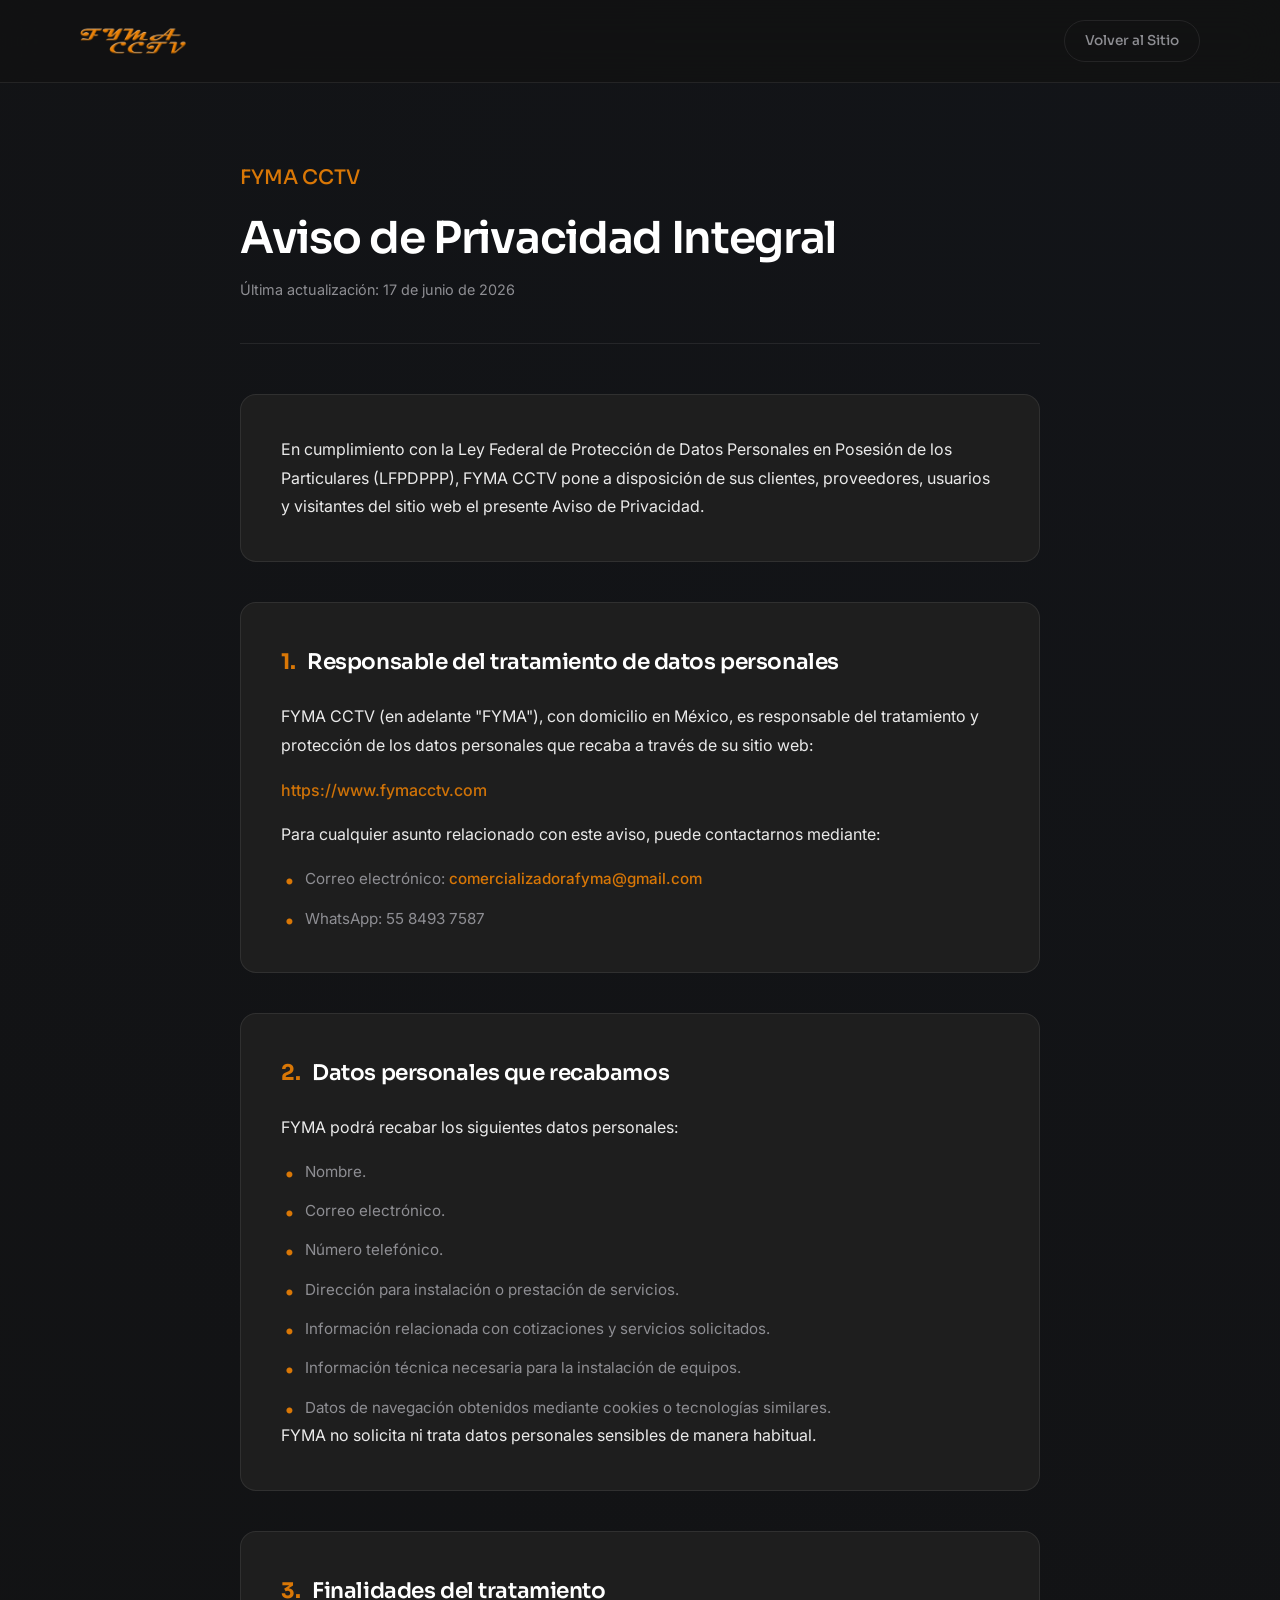
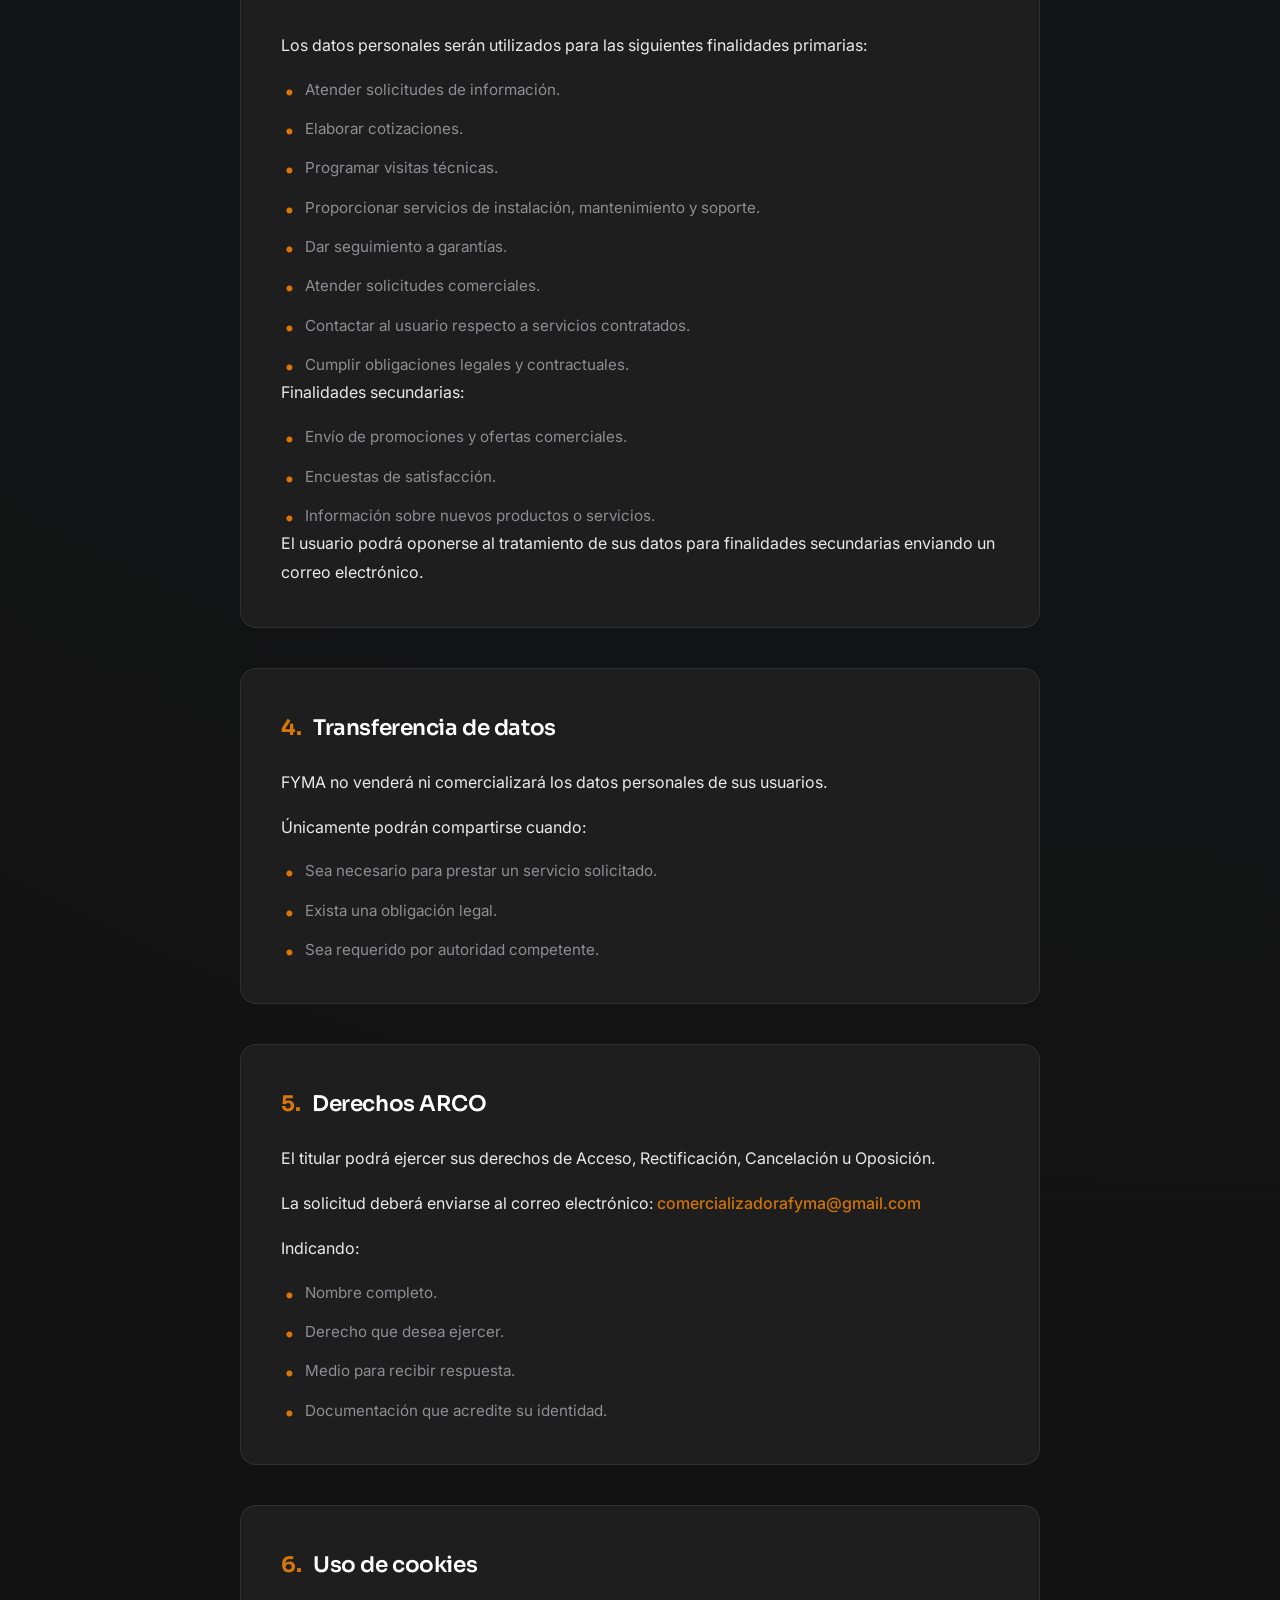
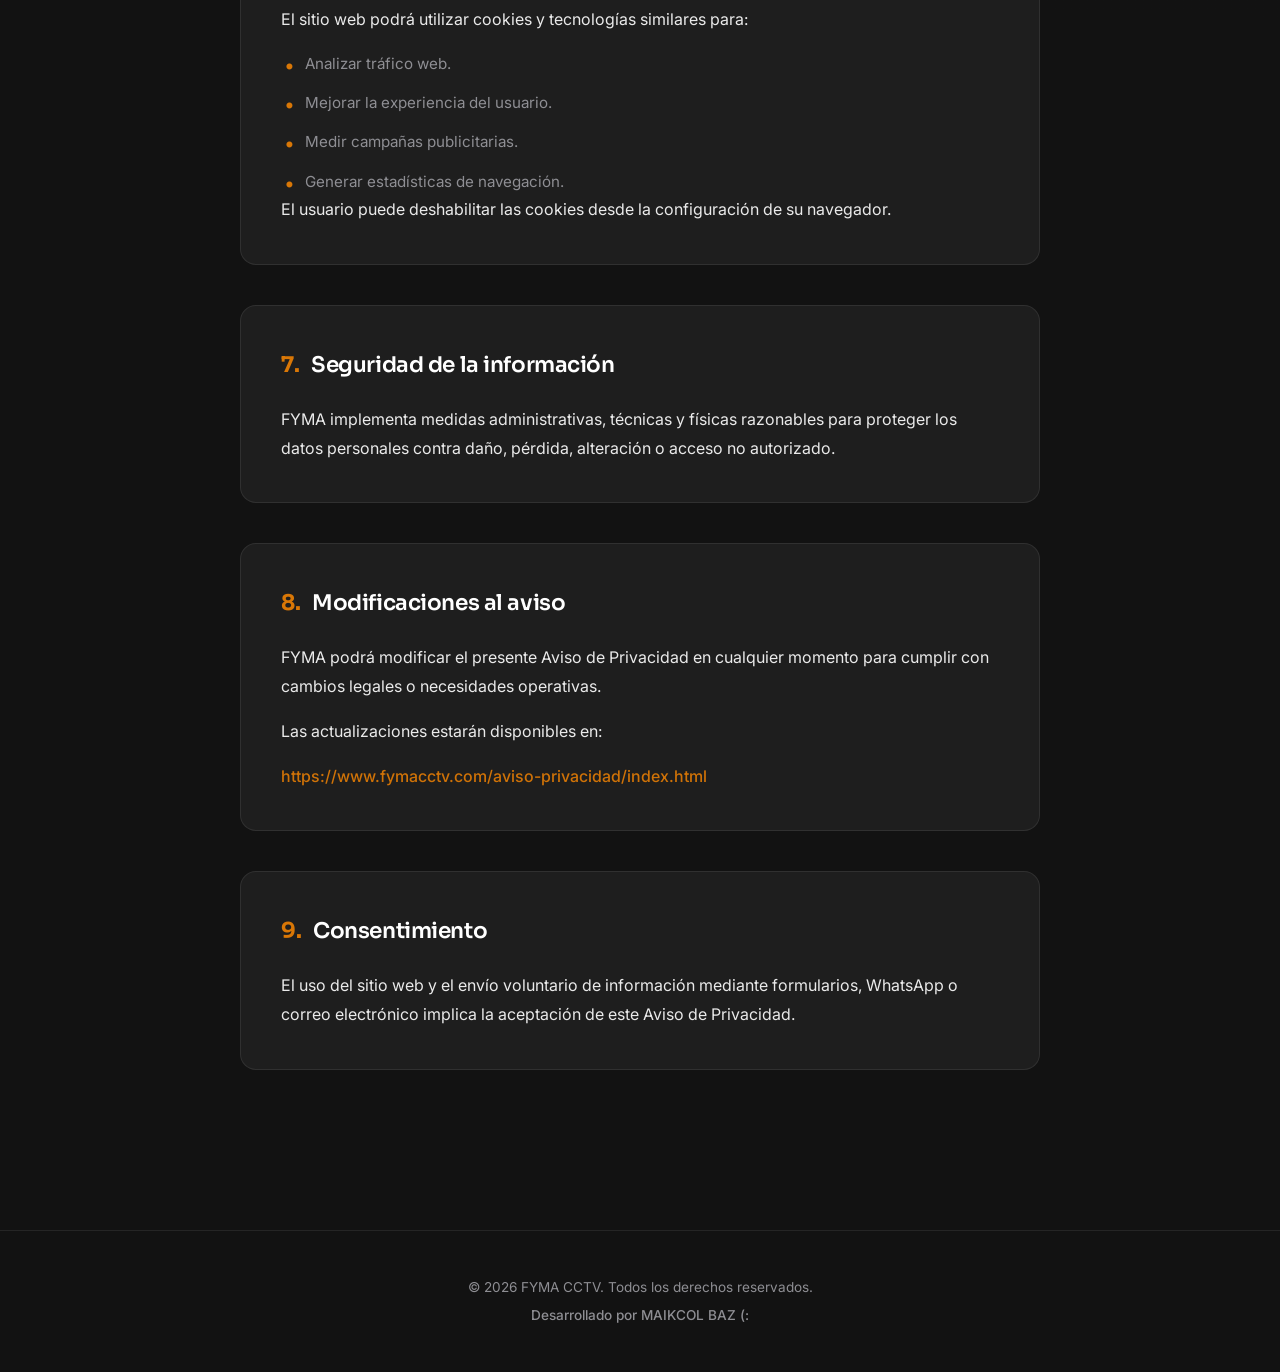
<file: aviso-privacidad/index.html>
<!DOCTYPE html>
<html lang="es">
<head>
    <meta charset="UTF-8">
    <meta name="viewport" content="width=device-width, initial-scale=1.0">

    <!-- Google Tag Manager -->
<script>(function(w,d,s,l,i){w[l]=w[l]||[];w[l].push({'gtm.start':
new Date().getTime(),event:'gtm.js'});var f=d.getElementsByTagName(s)[0],
j=d.createElement(s),dl=l!='dataLayer'?'&l='+l:'';j.async=true;j.src=
'https://www.googletagmanager.com/gtm.js?id='+i+dl;f.parentNode.insertBefore(j,f);
})(window,document,'script','dataLayer','GTM-5SP4LKC');</script>
<!-- End Google Tag Manager -->
    
    <title>Aviso de Privacidad - FYMA CCTV • Videovigilancia Profesional</title>
     <link rel="icon" type="image/x-icon" href="/Assets/Logos/FYMA-CCTV_favicon-48x48.ico">

    
    <!-- Meta SEO para Documento Legal -->
    <meta name="description" content="Consulta el Aviso de Privacidad Integral de FYMA CCTV. Conoce el tratamiento, protección, transferencia y derechos ARCO sobre tus datos personales.">
    <meta name="robots" content="index, follow">
    <link rel="canonical" href="https://www.fymacctv.com/aviso-privacidad/index.html">

    <!-- Open Graph (Redes Sociales) -->
    <meta property="og:type" content="website">
    <meta property="og:title" content="Aviso de Privacidad - FYMA CCTV">
    <meta property="og:description" content="Consulta el marco de protección de datos personales y derechos ARCO de FYMA CCTV.">
    <meta property="og:url" content="https://www.fymacctv.com/aviso-privacidad/index.html">
    <meta property="og:image" content="/Assets/Logos/FYMA-CCTV_logo-navbar_website.png">

    <!-- Estilos Premium Corporativos (V3 optimizado para lectura legal) -->
    <style>
        /* 1. IMPORTS & SYSTEM FONTS */
        @import url('https://fonts.googleapis.com/css2?family=Inter:wght@300;400;500;600;700&family=Sora:wght@400;500;600;700;800&display=swap');

        /* 2. DESIGN TOKENS (CSS VARIABLES EXACTAS DE LA VERSIÓN V3) */
        :root {
            --primary-black: #121212;
            --graphite-gray: #1E1E1E;
            --soft-white: #F5F5F5;
            --orange-fyma: #D97706;
            --technical-blue: #14213D;
            
            --pure-white: #FFFFFF;
            --border-light: rgba(255, 255, 255, 0.08);
            --border-hover: rgba(217, 119, 6, 0.4);
            --text-muted: #8E8E93;
            --overlay-dark: rgba(18, 18, 18, 0.75);
            
            --font-titles: 'Sora', -apple-system, BlinkMacSystemFont, "Segoe UI", Roboto, sans-serif;
            --font-body: 'Inter', -apple-system, BlinkMacSystemFont, "Segoe UI", Roboto, sans-serif;
            
            --transition-smooth: all 0.5s cubic-bezier(0.16, 1, 0.3, 1);
            --transition-fast: all 0.25s cubic-bezier(0.16, 1, 0.3, 1);
            --max-width-content: 800px; /* Ancho de lectura optimizado para documentos */
        }

        /* 3. GLOBAL RESET & BASE STYLES */
        * {
            margin: 0;
            padding: 0;
            box-sizing: border-box;
            -webkit-font-smoothing: antialiased;
            -moz-osx-font-smoothing: grayscale;
        }

        html {
            scroll-behavior: smooth;
            background-color: var(--primary-black);
            color: var(--soft-white);
            font-size: 16px;
        }

        body {
            font-family: var(--font-body);
            line-height: 1.8;
            overflow-x: hidden;
            display: flex;
            flex-direction: column;
            min-height: 100vh;
        }

        a {
            color: inherit;
            text-decoration: none;
            transition: var(--transition-fast);
        }

        ul {
            list-style: none;
        }

        img {
            max-width: 100%;
            height: auto;
            display: block;
        }

        h1, h2, h3 {
            font-family: var(--font-titles);
            color: var(--pure-white);
            letter-spacing: -0.02em;
            font-weight: 600;
        }

        /* 4. HEADER PREMIUM (Glassmorphism minimalista sin navegación extra) */
        body > header {
            position: fixed;
            top: 0;
            left: 0;
            width: 100%;
            z-index: 1000;
            display: flex;
            justify-content: space-between;
            align-items: center;
            padding: 20px 80px;
            background-color: rgba(18, 18, 18, 0.8);
            backdrop-filter: blur(20px);
            -webkit-backdrop-filter: blur(20px);
            border-bottom: 1px solid var(--border-light);
            transition: var(--transition-smooth);
        }

        body > header > a {
            display: inline-block;
        }

        body > header > a img {
            height: 32px;
            width: auto;
            transition: var(--transition-fast);
        }

        body > header > a:hover img {
            opacity: 0.9;
            transform: scale(0.98);
        }

        /* Enlace de regreso minimalista */
        body > header .back-link {
            font-family: var(--font-titles);
            font-size: 0.85rem;
            font-weight: 500;
            color: var(--text-muted);
            border: 1px solid var(--border-light);
            padding: 8px 20px;
            border-radius: 30px;
            transition: var(--transition-fast);
        }

        body > header .back-link:hover {
            color: var(--pure-white);
            background-color: rgba(255, 255, 255, 0.05);
            border-color: rgba(255, 255, 255, 0.2);
        }

        /* 5. MAIN STRUCTURE & CONTENT (Enfoque en legibilidad) */
        main {
            flex-grow: 1;
            padding: 160px 24px 120px 24px;
            background: radial-gradient(circle at top right, rgba(20, 33, 61, 0.15) 0%, rgba(18, 18, 18, 1) 70%);
            display: flex;
            justify-content: center;
        }

        .document-wrapper {
            max-width: var(--max-width-content);
            width: 100%;
        }

        /* Cabecera del Documento */
        .document-header {
            border-bottom: 1px solid var(--border-light);
            padding-bottom: 40px;
            margin-bottom: 50px;
        }

        .document-header h1 {
            font-size: 2.75rem;
            line-height: 1.2;
            margin-bottom: 12px;
            letter-spacing: -0.03em;
        }

        .document-header .subtitle {
            font-size: 1.25rem;
            font-family: var(--font-titles);
            color: var(--orange-fyma);
            font-weight: 500;
            margin-bottom: 16px;
        }

        .document-header .date {
            font-size: 0.9rem;
            color: var(--text-muted);
            font-weight: 400;
        }

        /* Secciones del Documento Legal */
        .document-section {
            margin-bottom: 40px;
            background-color: var(--graphite-gray);
            border: 1px solid var(--border-light);
            border-radius: 16px;
            padding: 40px;
            transition: var(--transition-smooth);
        }

        .document-section:hover {
            border-color: rgba(255, 255, 255, 0.12);
        }

        .document-section h2 {
            font-size: 1.35rem;
            font-weight: 600;
            margin-bottom: 20px;
            display: flex;
            align-items: center;
            gap: 12px;
            color: var(--pure-white);
        }

        .document-section h2 span {
            color: var(--orange-fyma);
            font-weight: 700;
        }

        .document-section p {
            color: var(--soft-white);
            font-size: 1rem;
            margin-bottom: 16px;
            opacity: 0.95;
        }

        .document-section p:last-child {
            margin-bottom: 0;
        }

        /* Listas con bullets premium */
        .document-section ul {
            display: flex;
            flex-direction: column;
            gap: 12px;
            margin-top: 16px;
        }

        .document-section ul li {
            font-size: 0.95rem;
            color: var(--text-muted);
            padding-left: 24px;
            position: relative;
        }

        .document-section ul li::before {
            content: '•';
            color: var(--orange-fyma);
            font-weight: bold;
            font-size: 1.2rem;
            position: absolute;
            left: 4px;
            top: -2px;
        }

        /* Enlaces internos o de soporte del documento */
        .legal-link {
            color: var(--orange-fyma);
            font-weight: 500;
            position: relative;
            display: inline-block;
        }

        .legal-link::after {
            content: '';
            position: absolute;
            width: 100%;
            transform: scaleX(0);
            height: 1px;
            bottom: 0;
            left: 0;
            background-color: var(--orange-fyma);
            transform-origin: bottom right;
            transition: transform 0.25s ease-out;
        }

        .legal-link:hover {
            color: var(--pure-white);
        }

        .legal-link:hover::after {
            transform: scaleX(1);
            transform-origin: bottom left;
            background-color: var(--pure-white);
        }

        /* 6. FOOTER CORPORATIVO (Exactamente como se solicitó) */
        body > footer {
            background-color: var(--primary-black);
            border-top: 1px solid var(--border-light);
            padding: 40px 24px;
            text-align: center;
        }

        body > footer p {
            font-size: 0.85rem;
            color: var(--text-muted);
            margin: 4px 0;
        }

        body > footer p:last-child {
            color: var(--text-muted);
            font-weight: 500;
        }

        /* 7. MEDIA QUERIES (DESKTOP-FIRST) */
        @media (max-width: 900px) {
            body > header {
                padding: 20px 40px;
            }

            main {
                padding-top: 140px;
            }

            .document-header h1 {
                font-size: 2.25rem;
            }

            .document-section {
                padding: 30px;
            }
        }

        @media (max-width: 600px) {
            body > header {
                padding: 16px 20px;
            }

            body > header .back-link {
                padding: 6px 16px;
                font-size: 0.8rem;
            }

            main {
                padding-top: 120px;
            }

            .document-header h1 {
                font-size: 1.85rem;
            }

            .document-header .subtitle {
                font-size: 1.1rem;
            }

            .document-section {
                padding: 24px;
                border-radius: 12px;
            }

            .document-section h2 {
                font-size: 1.2rem;
            }
        }
    </style>
</head>
<body>

    <!-- Google Tag Manager (noscript) -->
<noscript><iframe src="https://www.googletagmanager.com/ns.html?id=GTM-5SP4LKC"
height="0" width="0" style="display:none;visibility:hidden"></iframe></noscript>
<!-- End Google Tag Manager (noscript) -->
    
    <!-- STICKY HEADER MINIMALISTA -->
    <header>
        <a href="https://www.fymacctv.com/#inicio" aria-label="Volver al inicio de FYMA CCTV">
            <img src="/Assets/Logos/FYMA-CCTV_logo-navbar_website.png" alt="FYMA CCTV Logo">
        </a>
        <a href="https://www.fymacctv.com/#inicio" class="back-link">Volver al Sitio</a>
    </header>

    <!-- CONTENIDO DE AVISO DE PRIVACIDAD -->
    <main>
        <div class="document-wrapper">
            
            <header class="document-header">
                <p class="subtitle">FYMA CCTV</p>
                <h1>Aviso de Privacidad Integral</h1>
                <p class="date">Última actualización: 17 de junio de 2026</p>
            </header>

            <!-- Introducción legal -->
            <article class="document-section">
                <p>En cumplimiento con la Ley Federal de Protección de Datos Personales en Posesión de los Particulares (LFPDPPP), FYMA CCTV pone a disposición de sus clientes, proveedores, usuarios y visitantes del sitio web el presente Aviso de Privacidad.</p>
            </article>

            <!-- 1. Responsable -->
            <article class="document-section">
                <h2><span>1.</span> Responsable del tratamiento de datos personales</h2>
                <p>FYMA CCTV (en adelante "FYMA"), con domicilio en México, es responsable del tratamiento y protección de los datos personales que recaba a través de su sitio web:</p>
                <p><a href="https://www.fymacctv.com" class="legal-link">https://www.fymacctv.com</a></p>
                <p>Para cualquier asunto relacionado con este aviso, puede contactarnos mediante:</p>
                <ul>
                    <li>Correo electrónico: <a href="mailto:comercializadorafyma@gmail.com" class="legal-link">comercializadorafyma@gmail.com</a></li>
                    <li>WhatsApp: 55 8493 7587</li>
                </ul>
            </article>

            <!-- 2. Datos personales que recabamos -->
            <article class="document-section">
                <h2><span>2.</span> Datos personales que recabamos</h2>
                <p>FYMA podrá recabar los siguientes datos personales:</p>
                <ul>
                    <li>Nombre.</li>
                    <li>Correo electrónico.</li>
                    <li>Número telefónico.</li>
                    <li>Dirección para instalación o prestación de servicios.</li>
                    <li>Información relacionada con cotizaciones y servicios solicitados.</li>
                    <li>Información técnica necesaria para la instalación de equipos.</li>
                    <li>Datos de navegación obtenidos mediante cookies o tecnologías similares.</li>
                </ul>
                <p>FYMA no solicita ni trata datos personales sensibles de manera habitual.</p>
            </article>

            <!-- 3. Finalidades -->
            <article class="document-section">
                <h2><span>3.</span> Finalidades del tratamiento</h2>
                <p>Los datos personales serán utilizados para las siguientes finalidades primarias:</p>
                <ul>
                    <li>Atender solicitudes de información.</li>
                    <li>Elaborar cotizaciones.</li>
                    <li>Programar visitas técnicas.</li>
                    <li>Proporcionar servicios de instalación, mantenimiento y soporte.</li>
                    <li>Dar seguimiento a garantías.</li>
                    <li>Atender solicitudes comerciales.</li>
                    <li>Contactar al usuario respecto a servicios contratados.</li>
                    <li>Cumplir obligaciones legales y contractuales.</li>
                </ul>
                <p>Finalidades secundarias:</p>
                <ul>
                    <li>Envío de promociones y ofertas comerciales.</li>
                    <li>Encuestas de satisfacción.</li>
                    <li>Información sobre nuevos productos o servicios.</li>
                </ul>
                <p>El usuario podrá oponerse al tratamiento de sus datos para finalidades secundarias enviando un correo electrónico.</p>
            </article>

            <!-- 4. Transferencia -->
            <article class="document-section">
                <h2><span>4.</span> Transferencia de datos</h2>
                <p>FYMA no venderá ni comercializará los datos personales de sus usuarios.</p>
                <p>Únicamente podrán compartirse cuando:</p>
                <ul>
                    <li>Sea necesario para prestar un servicio solicitado.</li>
                    <li>Exista una obligación legal.</li>
                    <li>Sea requerido por autoridad competente.</li>
                </ul>
            </article>

            <!-- 5. Derechos ARCO -->
            <article class="document-section">
                <h2><span>5.</span> Derechos ARCO</h2>
                <p>El titular podrá ejercer sus derechos de Acceso, Rectificación, Cancelación u Oposición.</p>
                <p>La solicitud deberá enviarse al correo electrónico: <a href="mailto:comercializadorafyma@gmail.com" class="legal-link">comercializadorafyma@gmail.com</a></p>
                <p>Indicando:</p>
                <ul>
                    <li>Nombre completo.</li>
                    <li>Derecho que desea ejercer.</li>
                    <li>Medio para recibir respuesta.</li>
                    <li>Documentación que acredite su identidad.</li>
                </ul>
            </article>

            <!-- 6. Cookies -->
            <article class="document-section">
                <h2><span>6.</span> Uso de cookies</h2>
                <p>El sitio web podrá utilizar cookies y tecnologías similares para:</p>
                <ul>
                    <li>Analizar tráfico web.</li>
                    <li>Mejorar la experiencia del usuario.</li>
                    <li>Medir campañas publicitarias.</li>
                    <li>Generar estadísticas de navegación.</li>
                </ul>
                <p>El usuario puede deshabilitar las cookies desde la configuración de su navegador.</p>
            </article>

            <!-- 7. Seguridad -->
            <article class="document-section">
                <h2><span>7.</span> Seguridad de la información</h2>
                <p>FYMA implementa medidas administrativas, técnicas y físicas razonables para proteger los datos personales contra daño, pérdida, alteración o acceso no autorizado.</p>
            </article>

            <!-- 8. Modificaciones -->
            <article class="document-section">
                <h2><span>8.</span> Modificaciones al aviso</h2>
                <p>FYMA podrá modificar el presente Aviso de Privacidad en cualquier momento para cumplir con cambios legales o necesidades operativas.</p>
                <p>Las actualizaciones estarán disponibles en:</p>
                <p><a href="https://www.fymacctv.com/aviso-privacidad/index.html" class="legal-link">https://www.fymacctv.com/aviso-privacidad/index.html</a></p>
            </article>

            <!-- 9. Consentimiento -->
            <article class="document-section">
                <h2><span>9.</span> Consentimiento</h2>
                <p>El uso del sitio web y el envío voluntario de información mediante formularios, WhatsApp o correo electrónico implica la aceptación de este Aviso de Privacidad.</p>
            </article>

        </div>
    </main>

    <!-- PIE DE PÁGINA (ESTRICTO) -->
    <footer>
        <p>© 2026 FYMA CCTV. Todos los derechos reservados.</p>
        <p>Desarrollado por MAIKCOL BAZ (:</p>
    </footer>

</body>
</html>
</file>
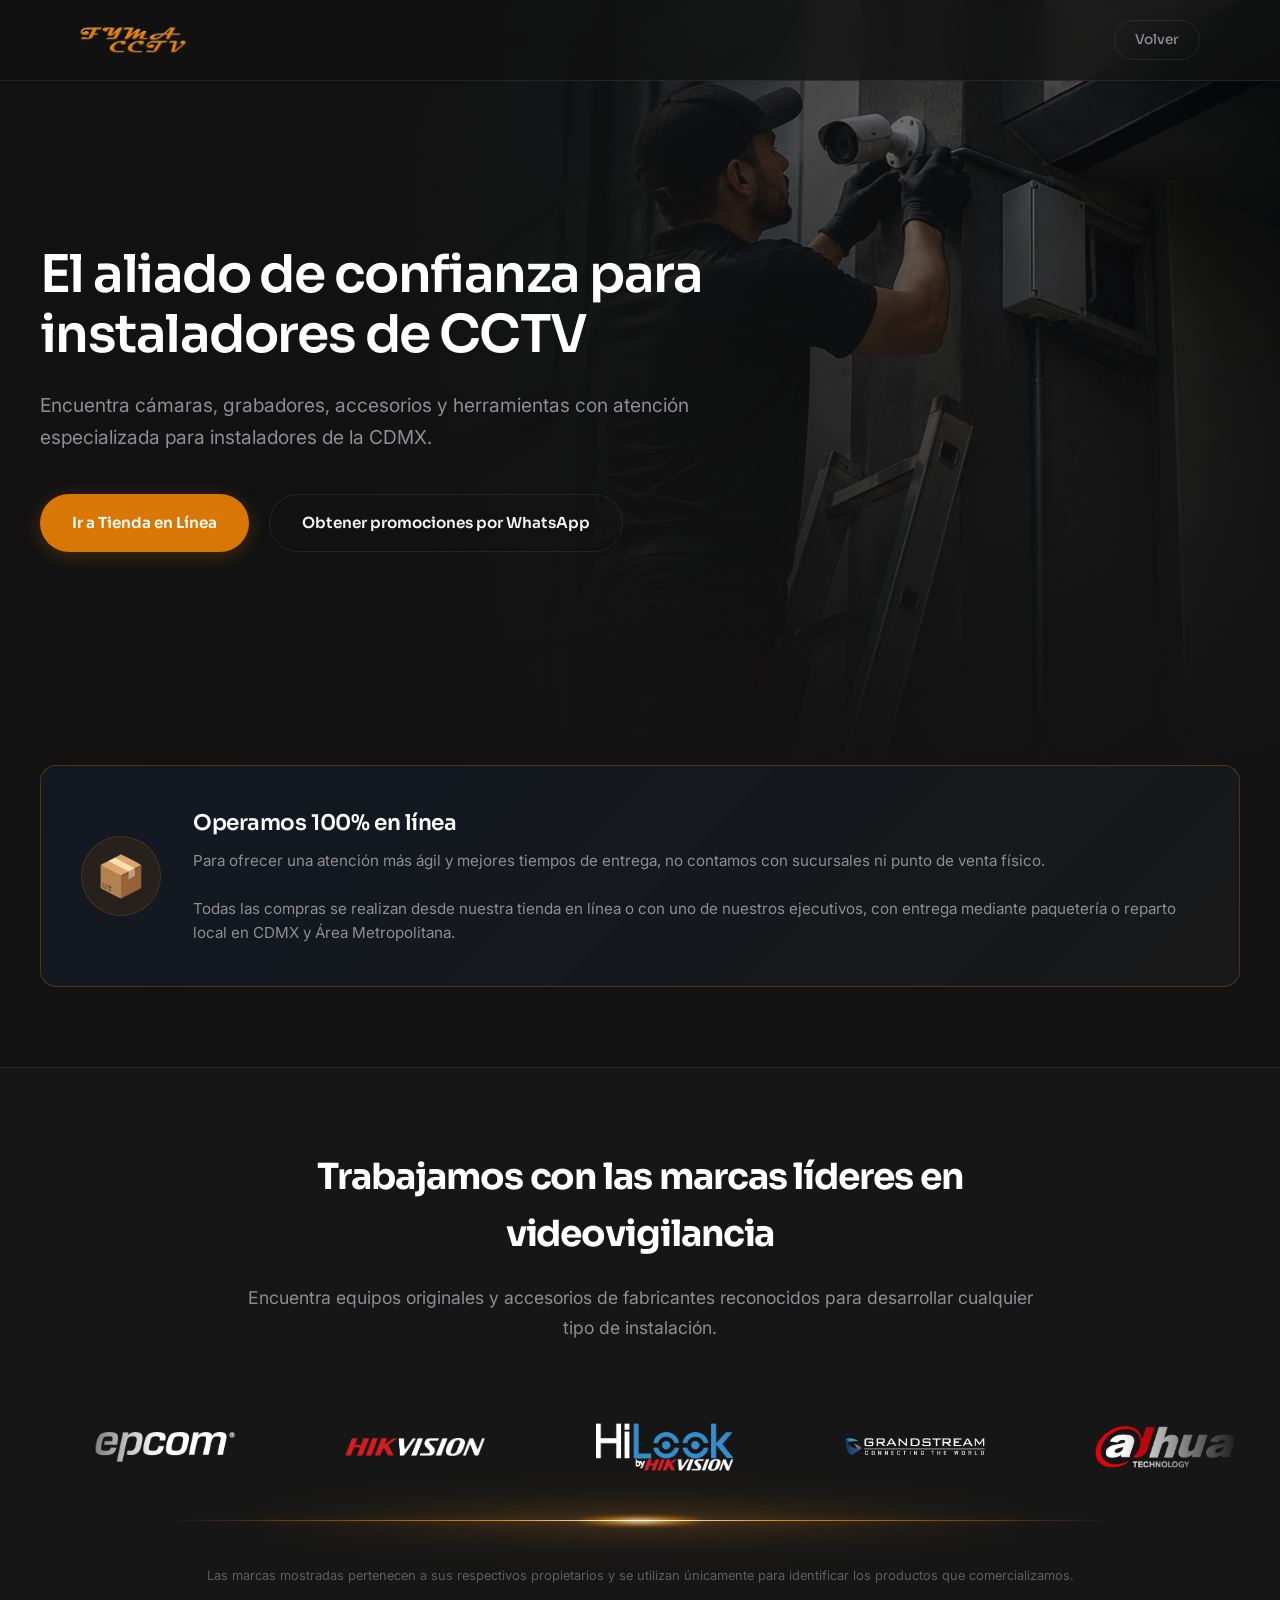
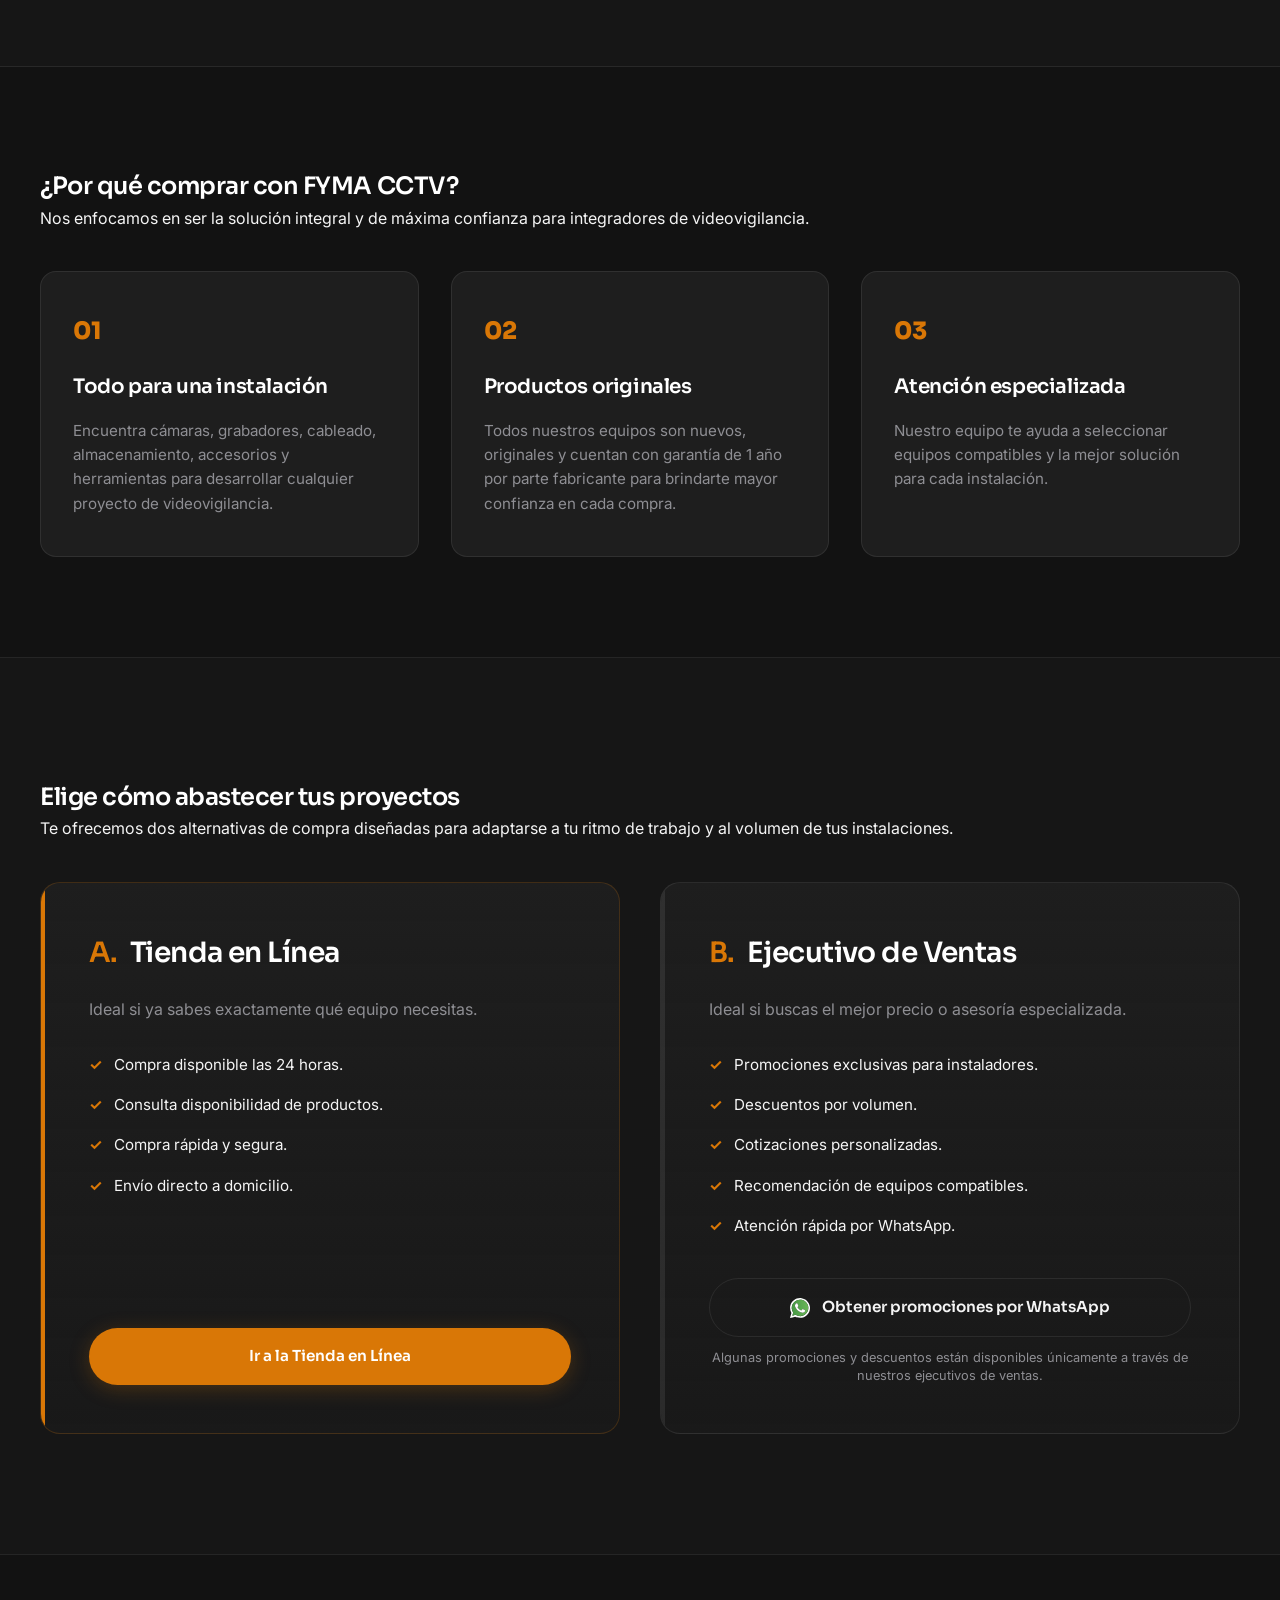
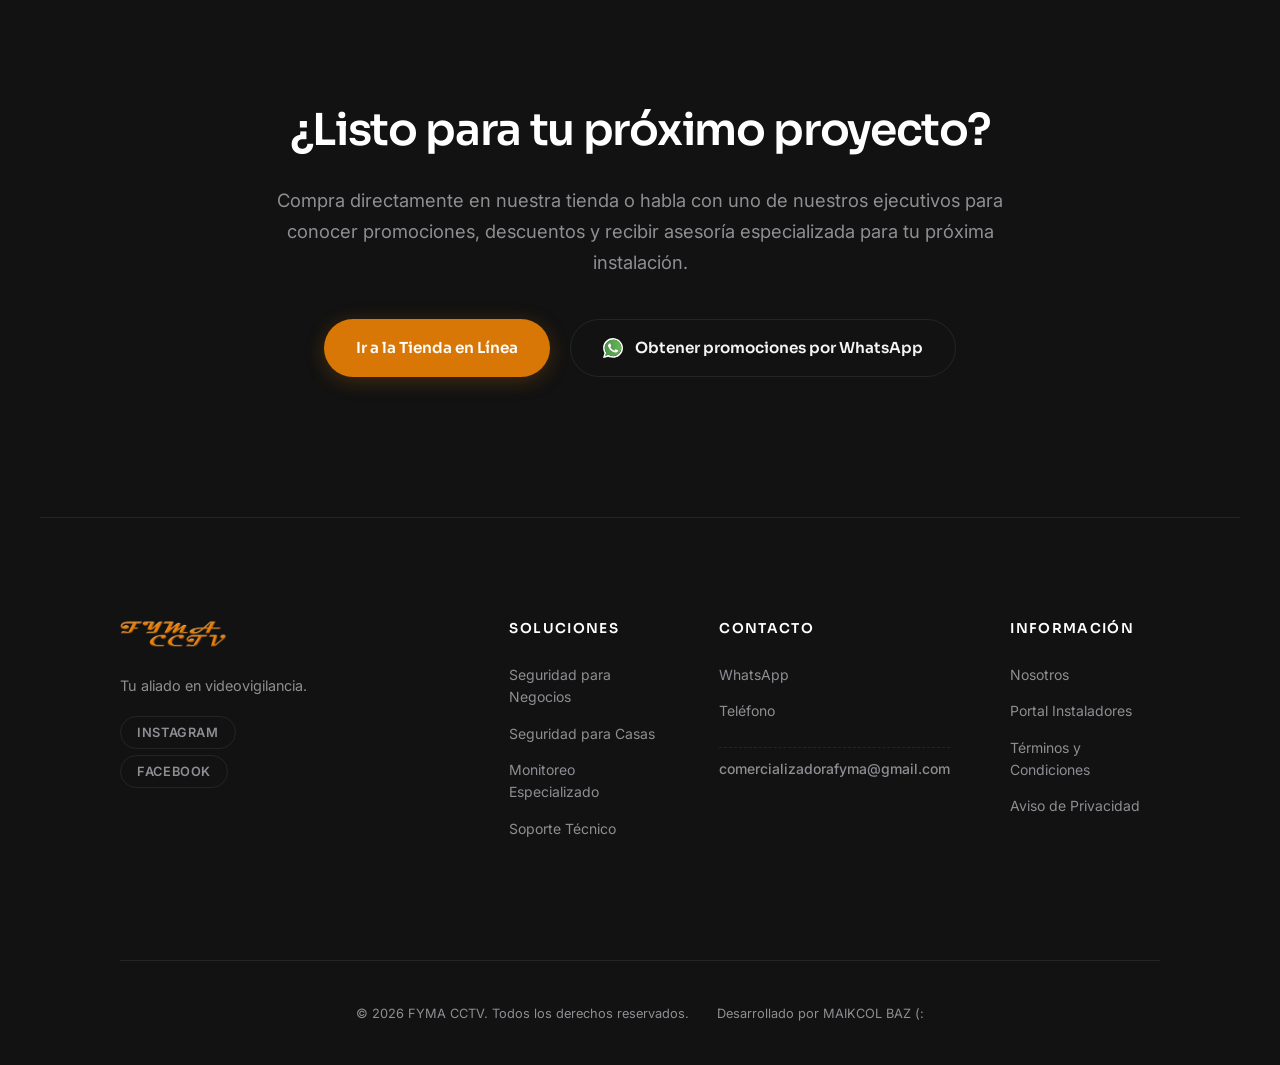
<file: portal-instaladores/index.html>
<!DOCTYPE html>
<html lang="es">
<head>
    <meta charset="UTF-8">
    <meta name="viewport" content="width=device-width, initial-scale=1.0">

    <!-- Google Tag Manager -->
<script>(function(w,d,s,l,i){w[l]=w[l]||[];w[l].push({'gtm.start':
new Date().getTime(),event:'gtm.js'});var f=d.getElementsByTagName(s)[0],
j=d.createElement(s),dl=l!='dataLayer'?'&l='+l:'';j.async=true;j.src=
'https://www.googletagmanager.com/gtm.js?id='+i+dl;f.parentNode.insertBefore(j,f);
})(window,document,'script','dataLayer','GTM-5SP4LKC');</script>
<!-- End Google Tag Manager -->
    
    <title>Portal de Instaladores</title>
    <link rel="icon" type="image/x-icon" href="/Assets/Logos/FYMA-CCTV_favicon-48x48.ico">
    
    <!-- Meta SEO para B2B e Instaladores -->
    <meta name="description" content="Portal oficial para instaladores independientes de cámaras de seguridad y CCTV en CDMX. Compra en nuestra tienda en línea oficial u obtén cotización directa de mayoreo con un ejecutivo.">
    <meta name="keywords" content="CCTV Mayorista, Proveedor de cámaras de seguridad, Equipos para instaladores, Cámaras de seguridad CDMX, Mayoreo CCTV, Distribuidor Dahua Hikvision, Tienda en línea CCTV">
    <meta name="robots" content="index, follow">
    <link rel="canonical" href="https://www.fymacctv.com/portal-instaladores/index.html">

    <!-- Open Graph (Redes Sociales) -->
    <meta property="og:type" content="website">
    <meta property="og:title" content="Portal de Instaladores CCTV - FYMA CCTV">
    <meta property="og:description" content="El aliado tecnológico para instaladores independientes de videovigilancia. Todo en equipos con envíos directos en CDMX.">
    <meta property="og:url" content="https://www.fymacctv.com/portal-instaladores/index.html">
    <meta property="og:image" content="/Assets/Logos/FYMA-CCTV_logo-navbar_website.png">

    <!-- Estilos de Alta Gama Corporativos (Versión V3 Consistente) -->
    <style>
        /* 1. IMPORTS & SYSTEM FONTS */
        @import url('https://fonts.googleapis.com/css2?family=Inter:wght@300;400;500;600;700&family=Sora:wght@400;500;600;700;800&display=swap');

        /* 2. DESIGN TOKENS (CSS VARIABLES EXACTAS DE LA VERSIÓN V3) */
        :root {
            --primary-black: #121212;
            --graphite-gray: #1E1E1E;
            --soft-white: #F5F5F5;
            --orange-fyma: #D97706;
            --technical-blue: #14213D;
            
            --pure-white: #FFFFFF;
            --border-light: rgba(255, 255, 255, 0.08);
            --border-hover: rgba(217, 119, 6, 0.4);
            --text-muted: #8E8E93;
            --overlay-dark: rgba(18, 18, 18, 0.75);
            
            --font-titles: 'Sora', -apple-system, BlinkMacSystemFont, "Segoe UI", Roboto, sans-serif;
            --font-body: 'Inter', -apple-system, BlinkMacSystemFont, "Segoe UI", Roboto, sans-serif;
            
            --transition-smooth: all 0.5s cubic-bezier(0.16, 1, 0.3, 1);
            --transition-fast: all 0.25s cubic-bezier(0.16, 1, 0.3, 1);
            --max-width-content: 1200px;
        }

        /* 3. GLOBAL RESET & BASE STYLES */
        * {
            margin: 0;
            padding: 0;
            box-sizing: border-box;
            -webkit-font-smoothing: antialiased;
            -moz-osx-font-smoothing: grayscale;
        }

        html {
            scroll-behavior: smooth;
            background-color: var(--primary-black);
            color: var(--soft-white);
            font-size: 16px;
        }

        body {
            font-family: var(--font-body);
            line-height: 1.6;
            overflow-x: hidden;
            display: flex;
            flex-direction: column;
            min-height: 100vh;
        }

        a {
            color: inherit;
            text-decoration: none;
            transition: var(--transition-fast);
        }

        ul {
            list-style: none;
        }

        img {
            max-width: 100%;
            height: auto;
            display: block;
        }

        h1, h2, h3, h4 {
            font-family: var(--font-titles);
            color: var(--pure-white);
            letter-spacing: -0.02em;
            font-weight: 600;
        }

        section > header {
            text-align: center;
            max-width: 800px;
            margin: 0 auto 60px auto;
        }

        section > header h2 {
            font-size: 2.25rem;
            font-weight: 700;
            margin-bottom: 20px;
            letter-spacing: -0.03em;
        }

        section > header p {
            font-size: 1.1rem;
            color: var(--text-muted);
            line-height: 1.7;
        }

        /* 4. HEADER PREMIUM (Glassmorphism minimalista) */
        body > header {
            position: fixed;
            top: 0;
            left: 0;
            width: 100%;
            z-index: 1000;
            display: flex;
            justify-content: space-between;
            align-items: center;
            padding: 20px 80px;
            background-color: rgba(18, 18, 18, 0.8);
            backdrop-filter: blur(20px);
            -webkit-backdrop-filter: blur(20px);
            border-bottom: 1px solid var(--border-light);
            transition: var(--transition-smooth);
        }

        body > header .brand-logo img {
            height: 32px;
            width: auto;
            transition: var(--transition-fast);
        }

        body > header .brand-logo:hover img {
            opacity: 0.9;
            transform: scale(0.98);
        }

        /* Enlace de regreso minimalista */
        body > header .back-link {
            font-family: var(--font-titles);
            font-size: 0.85rem;
            font-weight: 500;
            color: var(--text-muted);
            border: 1px solid var(--border-light);
            padding: 8px 20px;
            border-radius: 30px;
            transition: var(--transition-fast);
        }

        body > header .back-link:hover {
            color: var(--pure-white);
            background-color: rgba(255, 255, 255, 0.05);
            border-color: rgba(255, 255, 255, 0.2);
        }

        /* 5. HERO DE PORTAL (Composición Premium Stripe/Apple alineada a la izquierda) */
        .portal-hero {
            position: relative;
            padding: 180px 24px 100px 24px;
            /* Máscaras de degradado para fusionar perfectamente la imagen con el fondo oscuro a la izquierda y abajo */
            background-image: 
                linear-gradient(to right, rgba(18, 18, 18, 1) 0%, rgba(18, 18, 18, 0.95) 35%, rgba(18, 18, 18, 0.6) 60%, rgba(18, 18, 18, 0.1) 100%),
                linear-gradient(to bottom, rgba(18, 18, 18, 0.1) 0%, rgba(18, 18, 18, 1) 100%),
                url('/Assets/img/HBGPI-distribuidor-de-cctv.jpg');
            background-size: cover;
            background-position: right center;
            background-repeat: no-repeat;
            display: flex;
            justify-content: center;
            align-items: center;
            min-height: 85vh;
        }

        .hero-wrapper-inner {
            max-width: var(--max-width-content);
            width: 100%;
            display: flex;
            justify-content: flex-start;
        }

        .hero-content {
            max-width: 680px;
            width: 100%;
            display: flex;
            flex-direction: column;
            align-items: flex-start;
            text-align: left;
        }

        .hero-content h1 {
            font-size: 3.25rem;
            line-height: 1.15;
            margin-bottom: 24px;
            letter-spacing: -0.03em;
            text-align: left;
        }

        .hero-content .lead {
            font-size: 1.2rem;
            color: var(--text-muted);
            line-height: 1.7;
            margin-bottom: 40px;
            max-width: 100%;
            text-align: left;
        }

        /* Botones de acción duales */
        .action-container {
            display: flex;
            gap: 20px;
            flex-wrap: wrap;
            justify-content: flex-start;
            margin-bottom: 48px;
        }

        .btn {
            font-family: var(--font-titles);
            font-size: 0.95rem;
            font-weight: 600;
            padding: 16px 32px;
            border-radius: 30px;
            display: inline-flex;
            align-items: center;
            gap: 12px;
            transition: var(--transition-smooth);
            cursor: pointer;
        }

        .btn-primary {
            background-color: var(--orange-fyma);
            color: var(--pure-white);
            box-shadow: 0 4px 20px rgba(217, 119, 6, 0.25);
        }

        .btn-primary:hover {
            transform: translateY(-2px);
            box-shadow: 0 8px 25px rgba(217, 119, 6, 0.4);
        }

        .btn-secondary {
            background-color: transparent;
            color: var(--soft-white);
            border: 1px solid var(--border-light);
        }

        .btn-secondary:hover {
            background-color: rgba(255, 255, 255, 0.05);
            border-color: var(--pure-white);
            transform: translateY(-2px);
        }

        .btn img {
            width: 20px;
            height: 20px;
        }

        /* 6. BANNER DE CLARIDAD: 100% DIGITAL (Optimizado con mejor Copy) */
        .digital-notice-banner {
            max-width: var(--max-width-content);
            margin: 0 auto 80px auto;
            padding: 40px;
            background: linear-gradient(135deg, rgba(20, 33, 61, 0.4) 0%, rgba(30, 30, 30, 0.6) 100%);
            border: 1px solid rgba(217, 119, 6, 0.3);
            border-radius: 16px;
            display: flex;
            align-items: center;
            gap: 32px;
            text-align: left;
        }

        .digital-notice-banner .icon-holder {
            font-size: 2.5rem;
            color: var(--orange-fyma);
            background: rgba(217, 119, 6, 0.1);
            width: 80px;
            height: 80px;
            border-radius: 50%;
            display: flex;
            align-items: center;
            justify-content: center;
            flex-shrink: 0;
            border: 1px solid rgba(217, 119, 6, 0.2);
        }

        .digital-notice-banner h2 {
            font-size: 1.35rem;
            margin-bottom: 8px;
            color: var(--pure-white);
        }

        .digital-notice-banner p {
            color: var(--text-muted);
            font-size: 0.95rem;
            line-height: 1.6;
        }

        .digital-notice-banner strong {
            color: var(--soft-white);
        }

        /* 7. NUEVA SECCIÓN: CARRUSEL INFINITO DE MARCAS */
        .brands-carousel-section {
            padding: 80px 24px;
            background-color: #161616;
            border-top: 1px solid var(--border-light);
            border-bottom: 1px solid var(--border-light);
            text-align: center;
            position: relative;
        }

        .brands-carousel-container {
            max-width: var(--max-width-content);
            margin: 0 auto;
            overflow: hidden;
            position: relative;
            width: 100%;
        }

        /* Degradados laterales para suavizar el scroll en los bordes */
        .brands-carousel-container::before,
        .brands-carousel-container::after {
            content: '';
            position: absolute;
            top: 0;
            width: 120px;
            height: 100%;
            z-index: 2;
            pointer-events: none;
        }

        .brands-carousel-container::before {
            left: 0;
            background: linear-gradient(to right, #161616, transparent);
        }

        .brands-carousel-container::after {
            right: 0;
            background: linear-gradient(to left, #161616, transparent);
        }

        @keyframes infiniteScroll {
            0% { transform: translateX(0); }
            100% { transform: translateX(-50%); }
        }

        .brands-track {
            display: flex;
            width: max-content;
            animation: infiniteScroll 35s linear infinite;
            padding: 20px 0;
            pointer-events: none; /* Desactiva cualquier interacción (clics, arrastrar, hover o toques) */
        }

        .brand-logo-item {
            width: 180px;
            margin: 0 35px;
            display: flex;
            align-items: center;
            justify-content: center;
            flex-shrink: 0;
            position: relative;
        }

        .brand-logo-item img {
            max-height: 48px;
            max-width: 140px;
            object-fit: contain;
            filter: none; /* Desactiva la escala de grises para mostrar los logos a color real */
            opacity: 1; /* Garantiza visibilidad y opacidad completa de origen */
        }

        /* Respaldo de texto elegante si la imagen externa falla */
        .fallback-brand-text {
            font-size: 1rem;
            font-weight: 700;
            color: var(--text-muted);
            letter-spacing: 0.05em;
        }

        /* Ambient Glow naranja ultra-luminoso integrado debajo del carrusel de logotipos */
        /* Realizado puramente con capas de gradiente y blur sobre pseudoelementos, sin bordes rígidos ni box-shadow */
        .carousel-glow {
            position: relative;
            width: 90%;
            max-width: 1000px;
            height: 40px; /* Altura de la iluminación ambiental */
            margin: 10px auto 25px auto;
            pointer-events: none;
            overflow: visible;
            display: flex;
            align-items: center;
            justify-content: center;
        }

        /* Primera capa: Resplandor ambiental amplio y difuso de fondo */
        .carousel-glow::before {
            content: '';
            position: absolute;
            width: 75%;
            height: 35px;
            background: radial-gradient(ellipse at center, rgba(217, 119, 6, 0.35) 0%, rgba(217, 119, 6, 0.04) 60%, rgba(217, 119, 6, 0) 80%);
            filter: blur(16px);
            mix-blend-mode: screen;
            z-index: 1;
        }

        /* Segunda capa: Línea horizontal anamórfica ultra-brillante (Lens Flare) */
        .carousel-glow::after {
            content: '';
            position: absolute;
            width: 95%;
            height: 1px; /* Espesor de línea ultra fino similar a la referencia */
            background: linear-gradient(to right, 
                rgba(217, 119, 6, 0) 0%, 
                rgba(217, 119, 6, 0.4) 15%, 
                rgba(217, 119, 6, 0.95) 35%, 
                rgba(255, 255, 255, 1) 50%, /* Centro blanco ultra-luminoso */
                rgba(217, 119, 6, 0.95) 65%, 
                rgba(217, 119, 6, 0.4) 85%, 
                rgba(217, 119, 6, 0) 100%
            );
            filter: drop-shadow(0 0 4px rgba(217, 119, 6, 0.8)) drop-shadow(0 0 12px rgba(217, 119, 6, 0.5));
            mix-blend-mode: screen;
            z-index: 2;
        }

        /* Tercera capa: Núcleo esférico brillante de la iluminación central (Hotspot) */
        .carousel-glow-core {
            position: absolute;
            width: 140px;
            height: 10px;
            background: radial-gradient(ellipse at center, rgba(255, 255, 255, 1) 0%, rgba(217, 119, 6, 0.8) 35%, rgba(217, 119, 6, 0) 70%);
            filter: blur(2px);
            mix-blend-mode: screen;
            z-index: 3;
        }

        .carousel-disclaimer {
            font-size: 0.8rem;
            color: rgba(142, 142, 147, 0.6);
            margin-top: 15px;
            display: block;
        }

        /* 8. NUEVA SECCIÓN: BENEFICIOS EXCLUSIVOS */
        .benefits-section {
            padding: 100px 24px;
            background-color: var(--primary-black);
            display: flex;
            justify-content: center;
            border-bottom: 1px solid var(--border-light);
        }

        .benefits-wrapper {
            max-width: var(--max-width-content);
            width: 100%;
        }

        .benefits-grid {
            display: grid;
            grid-template-columns: repeat(3, 1fr);
            gap: 32px;
            margin-top: 40px;
        }

        .benefits-card {
            background-color: var(--graphite-gray);
            border: 1px solid var(--border-light);
            border-radius: 16px;
            padding: 40px 32px;
            transition: var(--transition-smooth);
        }

        .benefits-card:hover {
            border-color: var(--orange-fyma);
            transform: translateY(-5px);
        }

        .benefits-card .card-num {
            font-family: var(--font-titles);
            font-size: 1.5rem;
            font-weight: 800;
            color: var(--orange-fyma);
            margin-bottom: 20px;
            display: inline-block;
        }

        .benefits-card h3 {
            font-size: 1.25rem;
            margin-bottom: 16px;
        }

        .benefits-card p {
            color: var(--text-muted);
            font-size: 0.95rem;
            line-height: 1.6;
        }

        /* 9. SECCIÓN: DOS VÍAS DE ATENCIÓN */
        .purchase-paths-section {
            padding: 120px 24px;
            display: flex;
            justify-content: center;
            background-color: #161616;
        }

        .paths-wrapper {
            max-width: var(--max-width-content);
            width: 100%;
        }

        .paths-grid {
            display: grid;
            grid-template-columns: 1fr 1fr;
            gap: 40px;
            margin-top: 40px;
        }

        .path-box {
            background: linear-gradient(180deg, var(--graphite-gray) 0%, rgba(30, 30, 30, 0.4) 100%);
            border: 1px solid var(--border-light);
            border-radius: 20px;
            padding: 48px;
            display: flex;
            flex-direction: column;
            justify-content: space-between;
            position: relative;
            overflow: hidden;
            transition: var(--transition-smooth);
        }

        .path-box:hover {
            border-color: rgba(255, 255, 255, 0.15);
        }

        .path-box::before {
            content: '';
            position: absolute;
            top: 0;
            left: 0;
            width: 4px;
            height: 100%;
            background-color: var(--border-light);
        }

        .path-box.highlighted::before {
            background-color: var(--orange-fyma);
        }

        .path-box.highlighted {
            border-color: rgba(217, 119, 6, 0.2);
        }

        .path-box h3 {
            font-size: 1.75rem;
            margin-bottom: 20px;
            display: flex;
            align-items: center;
            gap: 12px;
        }

        .path-box h3 span {
            color: var(--orange-fyma);
        }

        .path-box p {
            color: var(--text-muted);
            font-size: 1rem;
            line-height: 1.7;
            margin-bottom: 30px;
        }

        .path-features {
            display: flex;
            flex-direction: column;
            gap: 16px;
            margin-bottom: 40px;
        }

        .path-features li {
            font-size: 0.95rem;
            color: var(--soft-white);
            display: flex;
            align-items: center;
            gap: 12px;
        }

        .path-features li::before {
            content: '✓';
            color: var(--orange-fyma);
            font-weight: bold;
        }

        .path-box .btn {
            width: 100%;
            justify-content: center;
        }

        .promo-disclaimer {
            font-size: 0.8rem;
            color: var(--text-muted);
            margin-top: 12px;
            display: block;
            text-align: center;
            line-height: 1.4;
        }

        /* 10. NUEVA SECCIÓN: CTA FINAL (Con fondo texturizado y oscurecido para máxima legibilidad) */
        .portal-cta-final {
            padding: 140px 24px;
            background-image: 
                linear-gradient(rgba(18, 18, 18, 0.88) 0%, rgba(18, 18, 18, 0.94) 100%),
                url('/Assets/img/BGCTAF-distribuidor-de-cctv.jpg');
            background-size: cover;
            background-position: center;
            background-repeat: no-repeat;
            background-attachment: scroll; /* Se cambia a scroll para mejor soporte móvil por defecto */
            border-top: 1px solid var(--border-light);
            display: flex;
            justify-content: center;
            text-align: center;
        }

        @media (min-width: 901px) {
            .portal-cta-final {
                background-attachment: fixed; /* Parallax sofisticado para escritorio */
            }
        }

        .cta-final-content {
            max-width: 800px;
            width: 100%;
            display: flex;
            flex-direction: column;
            align-items: center;
        }

        .portal-cta-final h2 {
            font-size: 2.75rem;
            margin-bottom: 20px;
            letter-spacing: -0.03em;
        }

        .portal-cta-final p {
            font-size: 1.15rem;
            color: var(--text-muted);
            line-height: 1.7;
            margin-bottom: 40px;
        }

        /* 11. FOOTER CORPORATIVO (Consistente V3) */
        body > footer {
            background-color: var(--primary-black);
            border-top: 1px solid var(--border-light);
            padding: 100px 80px 40px 80px;
            font-size: 0.9rem;
            display: grid;
            grid-template-columns: 2.2fr 1fr 1fr 1fr;
            gap: 60px;
            max-width: var(--max-width-content);
            margin: 0 auto;
            width: 100%;
        }

        body > footer section[aria-label="Sobre FYMA CCTV"] {
            display: flex;
            flex-direction: column;
            gap: 24px;
        }

        body > footer section[aria-label="Sobre FYMA CCTV"] img {
            height: 32px;
            width: auto;
            align-self: flex-start;
        }

        body > footer section[aria-label="Sobre FYMA CCTV"] p {
            color: var(--text-muted);
            line-height: 1.6;
            max-width: 320px;
        }

        body > footer section[aria-label="Sobre FYMA CCTV"] nav ul {
            display: flex;
            gap: 16px;
        }

        body > footer section[aria-label="Sobre FYMA CCTV"] nav ul li a {
            font-size: 0.8rem;
            text-transform: uppercase;
            letter-spacing: 0.05em;
            font-weight: 600;
            color: var(--text-muted);
            border: 1px solid var(--border-light);
            padding: 8px 16px;
            border-radius: 30px;
        }

        body > footer section[aria-label="Sobre FYMA CCTV"] nav ul li a:hover {
            color: var(--pure-white);
            border-color: rgba(255, 255, 255, 0.25);
            background-color: rgba(255, 255, 255, 0.02);
        }

        body > footer h3 {
            font-size: 0.85rem;
            font-weight: 600;
            text-transform: uppercase;
            letter-spacing: 0.1em;
            color: var(--pure-white);
            margin-bottom: 24px;
        }

        body > footer ul {
            display: flex;
            flex-direction: column;
            gap: 14px;
        }

        body > footer ul li a, 
        body > footer ul li {
            color: var(--text-muted);
            font-size: 0.875rem;
            transition: var(--transition-fast);
        }

        body > footer ul li a:hover {
            color: var(--pure-white);
            padding-left: 4px;
        }

        body > footer section[aria-label="Contacto de soporte"] ul li:last-child {
            color: var(--text-muted);
            font-weight: 500;
            margin-top: 10px;
            padding-top: 10px;
            border-top: 1px dashed var(--border-light);
        }

        body > footer > div {
            grid-column: 1 / -1;
            text-align: center;
            margin-top: 60px;
        }

        body > footer > div hr {
            border: 0;
            height: 1px;
            background-color: var(--border-light);
            margin-bottom: 40px;
        }

        body > footer > div p {
            font-size: 0.8rem;
            color: var(--text-muted);
            display: inline-block;
            margin: 0 12px;
        }

        /* 12. MEDIA QUERIES (RESPONSIVO MÓVIL) */
        @media (max-width: 1200px) {
            body > header {
                padding: 20px 40px;
            }
            .portal-hero {
                padding: 160px 40px 80px 40px;
                /* Degradado de escritorio adaptado para resoluciones medias */
                background-image: 
                    linear-gradient(to right, rgba(18, 18, 18, 1) 0%, rgba(18, 18, 18, 0.95) 45%, rgba(18, 18, 18, 0.7) 70%, rgba(18, 18, 18, 0.2) 100%),
                    linear-gradient(to bottom, rgba(18, 18, 18, 0.2) 0%, rgba(18, 18, 18, 1) 100%),
                    url('/Assets/img/HBGPI-distribuidor-de-cctv.jpg');
            }
            .hero-content h1 {
                font-size: 2.85rem;
            }
            .digital-notice-banner {
                margin: 0 20px 80px 20px;
                padding: 30px;
            }
            .benefits-grid {
                grid-template-columns: 1fr;
                gap: 24px;
            }
            .paths-grid {
                grid-template-columns: 1fr;
                gap: 32px;
            }
            body > footer {
                padding: 100px 40px 40px 40px;
                grid-template-columns: 1.5fr 1fr 1fr;
            }
            body > footer section[aria-label="Sobre FYMA CCTV"] {
                grid-column: 1 / -1;
                margin-bottom: 20px;
            }
        }

        @media (max-width: 768px) {
            body > header {
                padding: 16px 20px;
            }
            .portal-hero {
                padding: 140px 20px 60px 20px;
                /* Transición de degradado vertical para oscurecer todo el fondo y garantizar legibilidad en móviles */
                background-image: 
                    linear-gradient(to bottom, rgba(18, 18, 18, 0.85) 0%, rgba(18, 18, 18, 0.95) 60%, rgba(18, 18, 18, 1) 100%),
                    url(/Assets/img/HBGPI-distribuidor-de-cctv.jpg');
                background-position: center center;
                min-height: auto;
                display: flex;
                justify-content: flex-start;
                align-items: center;
            }
            .hero-wrapper-inner {
                justify-content: flex-start;
            }
            .hero-content {
                align-items: flex-start;
                text-align: left;
                max-width: 100%;
            }
            .hero-content h1 {
                font-size: 2.25rem;
                letter-spacing: -0.02em;
                text-align: left;
            }
            .hero-content .lead {
                font-size: 1rem;
                text-align: left;
            }
            .digital-notice-banner {
                flex-direction: column;
                text-align: center;
                gap: 20px;
            }
            .action-container {
                flex-direction: column;
                width: 100%;
                justify-content: flex-start;
            }
            .btn {
                width: 100%;
                justify-content: center;
            }
            .path-box {
                padding: 32px 24px;
            }
            body > footer {
                grid-template-columns: 1fr;
                gap: 40px;
                padding: 60px 20px 40px 20px;
            }
            body > footer section[aria-label="Sobre FYMA CCTV"] {
                grid-column: auto;
            }
            .portal-cta-final {
                padding: 100px 20px;
            }
            .portal-cta-final h2 {
                font-size: 2rem;
            }
        }
    </style>
</head>
<body>

    <!-- Google Tag Manager (noscript) -->
<noscript><iframe src="https://www.googletagmanager.com/ns.html?id=GTM-5SP4LKC"
height="0" width="0" style="display:none;visibility:hidden"></iframe></noscript>
<!-- End Google Tag Manager (noscript) -->
    
    <!-- STICKY HEADER MINIMALISTA -->
    <header>
        <a href="https://www.fymacctv.com" class="brand-logo" aria-label="Volver al inicio de FYMA CCTV">
            <img src="/Assets/Logos/FYMA-CCTV_logo-navbar_website.png" alt="FYMA CCTV Logo">
        </a>
        <a href="https://www.fymacctv.com" class="back-link">Volver</a>
    </header>

    <main>
        
        <!-- HERO DEL PORTAL -->
        <section class="portal-hero" aria-label="Presentación del portal para instaladores independientes">
            <div class="hero-wrapper-inner">
                <div class="hero-content">
                    <h1>El aliado de confianza para instaladores de CCTV</h1>
                    <p class="lead">
                        Encuentra cámaras, grabadores, accesorios y herramientas con atención especializada para instaladores de la CDMX.
                    </p>

                    <!-- Acciones Rápidas -->
                    <div class="action-container">
                        <a href="https://www.productos-info.com/tienda/fymacctv" class="btn btn-primary" role="button">
                            Ir a Tienda en Línea
                        </a>
                        <a href="https://wa.me/525552751350?text=Hola%20FYMA%20CCTV%2C%20soy%20instalador%20independiente%20y%20me%20gustar%C3%ADa%20conocer%20las%20promociones%20por%20WhatsApp." class="btn btn-secondary" role="button">
                            Obtener promociones por WhatsApp
                        </a>
                    </div>
                </div>
            </div>
        </section>

        <!-- BANNER DE CLARIDAD: 100% TIENDA EN LÍNEA -->
        <section aria-label="Aviso de operación digital">
            <div class="digital-notice-banner">
                <div class="icon-holder">
                    📦
                </div>
                <div>
                    <h2>Operamos 100% en línea</h2>
                    <p>
                        Para ofrecer una atención más ágil y mejores tiempos de entrega, no contamos con sucursales ni punto de venta físico. <br><br>Todas las compras se realizan desde nuestra tienda en línea o con uno de nuestros ejecutivos, con entrega mediante paquetería o reparto local en CDMX y Área Metropolitana.
                    </p>
                </div>
            </div>
        </section>

        <!-- SECCIÓN DE MARCAS LÍDERES -->
        <section class="brands-carousel-section" aria-label="Marcas líderes en videovigilancia con las que trabajamos">
            <header>
                <h2>Trabajamos con las marcas líderes en videovigilancia</h2>
                <p>Encuentra equipos originales y accesorios de fabricantes reconocidos para desarrollar cualquier tipo de instalación.</p>
            </header>

            <div class="brands-carousel-container">
                <div class="brands-track">
                    
                    <!-- Grupo 1 -->
                    <div class="brand-logo-item">
                        <img src="/Assets/Logos/Logo-epcom-fymacctv.png" alt="EPCOM" onerror="this.style.display='none'; this.nextElementSibling.style.display='block';">
                        <span class="fallback-brand-text" style="display:none;">EPCOM</span>
                    </div>
                    <div class="brand-logo-item">
                        <img src="/Assets/Logos/Logo-hikvision-ep-fymacctv.png" alt="Hikvision" onerror="this.style.display='none'; this.nextElementSibling.style.display='block';">
                        <span class="fallback-brand-text" style="display:none;">Hikvision</span>
                    </div>
                    <div class="brand-logo-item">
                        <img src="/Assets/Logos/Logo-hilook-fymacctv.png" alt="HiLook" onerror="this.style.display='none'; this.nextElementSibling.style.display='block';">
                        <span class="fallback-brand-text" style="display:none;">HiLook</span>
                    </div>
                    <div class="brand-logo-item">
                        <img src="/Assets/Logos/Logo-grand-fymacctv.png" alt="GRAND" onerror="this.style.display='none'; this.nextElementSibling.style.display='block';">
                        <span class="fallback-brand-text" style="display:none;">GRAND</span>
                    </div>
                    <div class="brand-logo-item">
                        <img src="/Assets/Logos/Logo-dahua-fymacctv.png" onerror="this.style.display='none'; this.nextElementSibling.style.display='block';">
                        <span class="fallback-brand-text" style="display:none;">Dahua</span>
                    </div>
                    <div class="brand-logo-item">
                        <img src="/Assets/Logos/Logo-saxxon-fymacctv.png" alt="SAXXON" onerror="this.style.display='none'; this.nextElementSibling.style.display='block';">
                        <span class="fallback-brand-text" style="display:none;">SAXXON</span>
                    </div>
                    <div class="brand-logo-item">
                        <img src="/Assets/Logos/Logo-linked-fymacctv.png" alt="LinkedPRO" onerror="this.style.display='none'; this.nextElementSibling.style.display='block';">
                        <span class="fallback-brand-text" style="display:none;">LinkedPRO</span>
                    </div>
                    <div class="brand-logo-item">
                        <img src="/Assets/Logos/Logo-yplink-fymacctv.png" alt="TP-Link" onerror="this.style.display='none'; this.nextElementSibling.style.display='block';">
                        <span class="fallback-brand-text" style="display:none;">TP-Link</span>
                    </div>
                    <div class="brand-logo-item">
                        <img src="/Assets/Logos/Logo-western-fymacctv.png" onerror="this.style.display='none'; this.nextElementSibling.style.display='block';">
                        <span class="fallback-brand-text" style="display:none;">W.D.</span>
                    </div>
                    <div class="brand-logo-item">
                        <img src="/Assets/Logos/Logo-access-fymacctv.png" alt="AccesPro" onerror="this.style.display='none'; this.nextElementSibling.style.display='block';">
                        <span class="fallback-brand-text" style="display:none;">AccessPro</span>
                    </div>

                    <!-- Grupo 2 (Duplicado para lograr un efecto infinito impecable) -->
                    <div class="brand-logo-item">
                        <img src="/Assets/Logos/Logo-epcom-fymacctv.png" alt="EPCOM" onerror="this.style.display='none'; this.nextElementSibling.style.display='block';">
                        <span class="fallback-brand-text" style="display:none;">EPCOM</span>
                    </div>
                    <div class="brand-logo-item">
                        <img src="/Assets/Logos/Logo-hikvision-ep-fymacctv.png" alt="Hikvision" onerror="this.style.display='none'; this.nextElementSibling.style.display='block';">
                        <span class="fallback-brand-text" style="display:none;">Hikvision</span>
                    </div>
                    <div class="brand-logo-item">
                        <img src="/Assets/Logos/Logo-hilook-fymacctv.png" alt="HiLook" onerror="this.style.display='none'; this.nextElementSibling.style.display='block';">
                        <span class="fallback-brand-text" style="display:none;">HiLook</span>
                    </div>
                    <div class="brand-logo-item">
                        <img src="/Assets/Logos/Logo-grand-fymacctv.png" alt="GRAND" onerror="this.style.display='none'; this.nextElementSibling.style.display='block';">
                        <span class="fallback-brand-text" style="display:none;">GRAND</span>
                    </div>
                    <div class="brand-logo-item">
                        <img src="/Assets/Logos/Logo-dahua-fymacctv.png" onerror="this.style.display='none'; this.nextElementSibling.style.display='block';">
                        <span class="fallback-brand-text" style="display:none;">Dahua</span>
                    </div>
                    <div class="brand-logo-item">
                        <img src="/Assets/Logos/Logo-saxxon-fymacctv.png" alt="SAXXON" onerror="this.style.display='none'; this.nextElementSibling.style.display='block';">
                        <span class="fallback-brand-text" style="display:none;">SAXXON</span>
                    </div>
                    <div class="brand-logo-item">
                        <img src="/Assets/Logos/Logo-linked-fymacctv.png" alt="LinkedPRO" onerror="this.style.display='none'; this.nextElementSibling.style.display='block';">
                        <span class="fallback-brand-text" style="display:none;">LinkedPRO</span>
                    </div>
                    <div class="brand-logo-item">
                        <img src="/Assets/Logos/Logo-yplink-fymacctv.png" alt="TP-Link" onerror="this.style.display='none'; this.nextElementSibling.style.display='block';">
                        <span class="fallback-brand-text" style="display:none;">TP-Link</span>
                    </div>
                    <div class="brand-logo-item">
                        <img src="/Assets/Logos/Logo-western-fymacctv.png" onerror="this.style.display='none'; this.nextElementSibling.style.display='block';">
                        <span class="fallback-brand-text" style="display:none;">W.D.</span>
                    </div>
                    <div class="brand-logo-item">
                        <img src="/Assets/Logos/Logo-access-fymacctv.png" alt="AccesPro" onerror="this.style.display='none'; this.nextElementSibling.style.display='block';">
                        <span class="fallback-brand-text" style="display:none;">AccessPro</span>
                    </div>

                </div>
            </div>

            <!-- Resplandor/Iluminación trasera de las marcas (Centrado horizontalmente justo debajo de la pista) -->
            <div class="carousel-glow">
                <div class="carousel-glow-core"></div>
            </div>
            
            <!-- Nota aclaratoria -->
            <div class="carousel-disclaimer">
                Las marcas mostradas pertenecen a sus respectivos propietarios y se utilizan únicamente para identificar los productos que comercializamos.
            </div>
        </section>

        <!-- SECCIÓN DE BENEFICIOS EXCLUSIVOS -->
        <section class="benefits-section" id="por-que-elegirnos" aria-label="Por qué comprar con FYMA CCTV">
            <div class="benefits-wrapper">
                <header>
                    <h2>¿Por qué comprar con FYMA CCTV?</h2>
                    <p>Nos enfocamos en ser la solución integral y de máxima confianza para integradores de videovigilancia.</p>
                </header>

                <div class="benefits-grid">
                    <!-- Tarjeta 1 -->
                    <article class="benefits-card">
                        <span class="card-num">01</span>
                        <h3>Todo para una instalación</h3>
                        <p>Encuentra cámaras, grabadores, cableado, almacenamiento, accesorios y herramientas para desarrollar cualquier proyecto de videovigilancia.</p>
                    </article>

                    <!-- Tarjeta 2 -->
                    <article class="benefits-card">
                        <span class="card-num">02</span>
                        <h3>Productos originales</h3>
                        <p>Todos nuestros equipos son nuevos, originales y cuentan con garantía de 1 año por parte fabricante para brindarte mayor confianza en cada compra.</p>
                    </article>

                    <!-- Tarjeta 3 -->
                    <article class="benefits-card">
                        <span class="card-num">03</span>
                        <h3>Atención especializada</h3>
                        <p>Nuestro equipo te ayuda a seleccionar equipos compatibles y la mejor solución para cada instalación.</p>
                    </article>
                </div>
            </div>
        </section>

        <!-- DOS VÍAS DE COMPRA (Tienda online vs Ejecutivo) -->
        <section class="purchase-paths-section" id="opciones-compra" aria-label="Opciones de abastecimiento">
            <div class="paths-wrapper">
                <header>
                    <h2>Elige cómo abastecer tus proyectos</h2>
                    <p>Te ofrecemos dos alternativas de compra diseñadas para adaptarse a tu ritmo de trabajo y al volumen de tus instalaciones.</p>
                </header>

                <div class="paths-grid">
                    <!-- Opción A: Tienda Online -->
                    <article class="path-box highlighted" id="tienda">
                        <div>
                            <h3><span>A.</span> Tienda en Línea</h3>
                            <p>Ideal si ya sabes exactamente qué equipo necesitas.</p>
                            <ul class="path-features">
                                <li>Compra disponible las 24 horas.</li>
                                <li>Consulta disponibilidad de productos.</li>
                                <li>Compra rápida y segura.</li>
                                <li>Envío directo a domicilio.</li>
                            </ul>
                        </div>
                        <a href="https://www.productos-info.com/tienda/fymacctv" class="btn btn-primary" target="_blank" rel="noopener noreferrer">
                            Ir a la Tienda en Línea
                        </a>
                    </article>

                    <!-- Opción B: Ejecutivo de Ventas -->
                    <article class="path-box" id="contacto-directo">
                        <div>
                            <h3><span>B.</span> Ejecutivo de Ventas</h3>
                            <p>Ideal si buscas el mejor precio o asesoría especializada.</p>
                            <ul class="path-features">
                                <li>Promociones exclusivas para instaladores.</li>
                                <li>Descuentos por volumen.</li>
                                <li>Cotizaciones personalizadas.</li>
                                <li>Recomendación de equipos compatibles.</li>
                                <li>Atención rápida por WhatsApp.</li>
                            </ul>
                        </div>
                        <div>
                            <a href="https://wa.me/525552751350?text=Hola%20FYMA%20CCTV%2C%20soy%20instalador%20independiente%20y%20me%20gustar%C3%ADa%20obtener%20promociones%20para%20instaladores." class="btn btn-secondary" target="_blank" rel="noopener noreferrer">
                                <img src="/Assets/Logos/Logo Whats.svg" alt="" aria-hidden="true">
                                Obtener promociones por WhatsApp
                            </a>
                            <span class="promo-disclaimer">
                                Algunas promociones y descuentos están disponibles únicamente a través de nuestros ejecutivos de ventas.
                            </span>
                        </div>
                    </article>
                </div>
            </div>
        </section>

        <!-- NUEVA SECCIÓN: CTA FINAL -->
        <section class="portal-cta-final" aria-label="Próximo proyecto">
            <div class="cta-final-content">
                <h2>¿Listo para tu próximo proyecto?</h2>
                <p>
                    Compra directamente en nuestra tienda o habla con uno de nuestros ejecutivos para conocer promociones, descuentos y recibir asesoría especializada para tu próxima instalación.
                </p>
                <div class="action-container" style="margin-bottom: 0;">
                    <a href="https://www.productos-info.com/tienda/fymacctv" class="btn btn-primary" target="_blank" rel="noopener noreferrer">
                        Ir a la Tienda en Línea
                    </a>
                    <a href="https://wa.me/525552751350?text=Hola%20FYMA%20CCTV%2C%20soy%20instalador%20independiente%20y%20me%20gustar%C3%ADa%20obtener%20promociones%20para%20mi%20proximo%20proyecto." class="btn btn-secondary" target="_blank" rel="noopener noreferrer">
                        <img src="/Assets/Logos/Logo Whats.svg" alt="" aria-hidden="true">
                        Obtener promociones por WhatsApp
                    </a>
                </div>
            </div>
        </section>

    </main>

    <!-- PIE DE PÁGINA (ESTRICTO V3) -->
    <footer>
        
        <!-- Columna 1 -->
        <section aria-label="Sobre FYMA CCTV">
            <img src="/Assets/Logos/FYMA-CCTV_logo-navbar_website.png" alt="FYMA CCTV Logo">
            <p>Tu aliado en videovigilancia.</p>
            <!-- Redes Sociales -->
            <nav aria-label="Redes sociales">
                <ul>
                    <li><a href="https://www.instagram.com/fyma_cctv/" target="_blank" rel="noopener noreferrer">Instagram</a></li>
                    <li><a href="https://www.facebook.com/profile.php?id=100067073892114" target="_blank" rel="noopener noreferrer">Facebook</a></li>
                </ul>
            </nav>
        </section>

        <!-- Columna 2 -->
        <section aria-label="Nuestras soluciones">
            <h3>Soluciones</h3>
            <ul>
                <li><a href="/soluciones/seguridad-para-negocios">Seguridad para Negocios</a></li>
                <li><a href="/soluciones/seguridad-para-casas">Seguridad para Casas</a></li>
                <li><a href="/soluciones/monitoreo">Monitoreo Especializado</a></li>
                <li><a href="/soluciones/mantenimiento-y-soporte">Soporte Técnico</a></li>
            </ul>
        </section>

        <!-- Columna 3 -->
        <section aria-label="Contacto de soporte">
            <h3>Contacto</h3>
            <ul>
                <li><a href="https://wa.me/525552751350?text=Hola%20FYMA%20CCTV" target="_blank" rel="noopener noreferrer">WhatsApp</a></li>
                <li><a href="tel:+525552751350">Teléfono</a></li>
                <li><a href="mailto:comercializadorafyma@gmail.com">comercializadorafyma@gmail.com</a></li>
            </ul>
        </section>

        <!-- Columna 4 -->
        <section aria-label="Enlaces de información">
            <h3>Información</h3>
            <ul>
                <li><a href="/nosotros">Nosotros</a></li>
                <li><a href="/portal-instaladores">Portal Instaladores</a></li>
                <li><a href="/terminos-condiciones">Términos y Condiciones</a></li>
                <li><a href="/aviso-privacidad">Aviso de Privacidad</a></li>
            </ul>
        </section>

        <!-- Franja inferior -->
        <div>
            <hr>
            <p>© 2026 FYMA CCTV. Todos los derechos reservados.</p>
            <p>Desarrollado por MAIKCOL BAZ (:</p>
        </div>

    </footer>

</body>
</html>
</file>
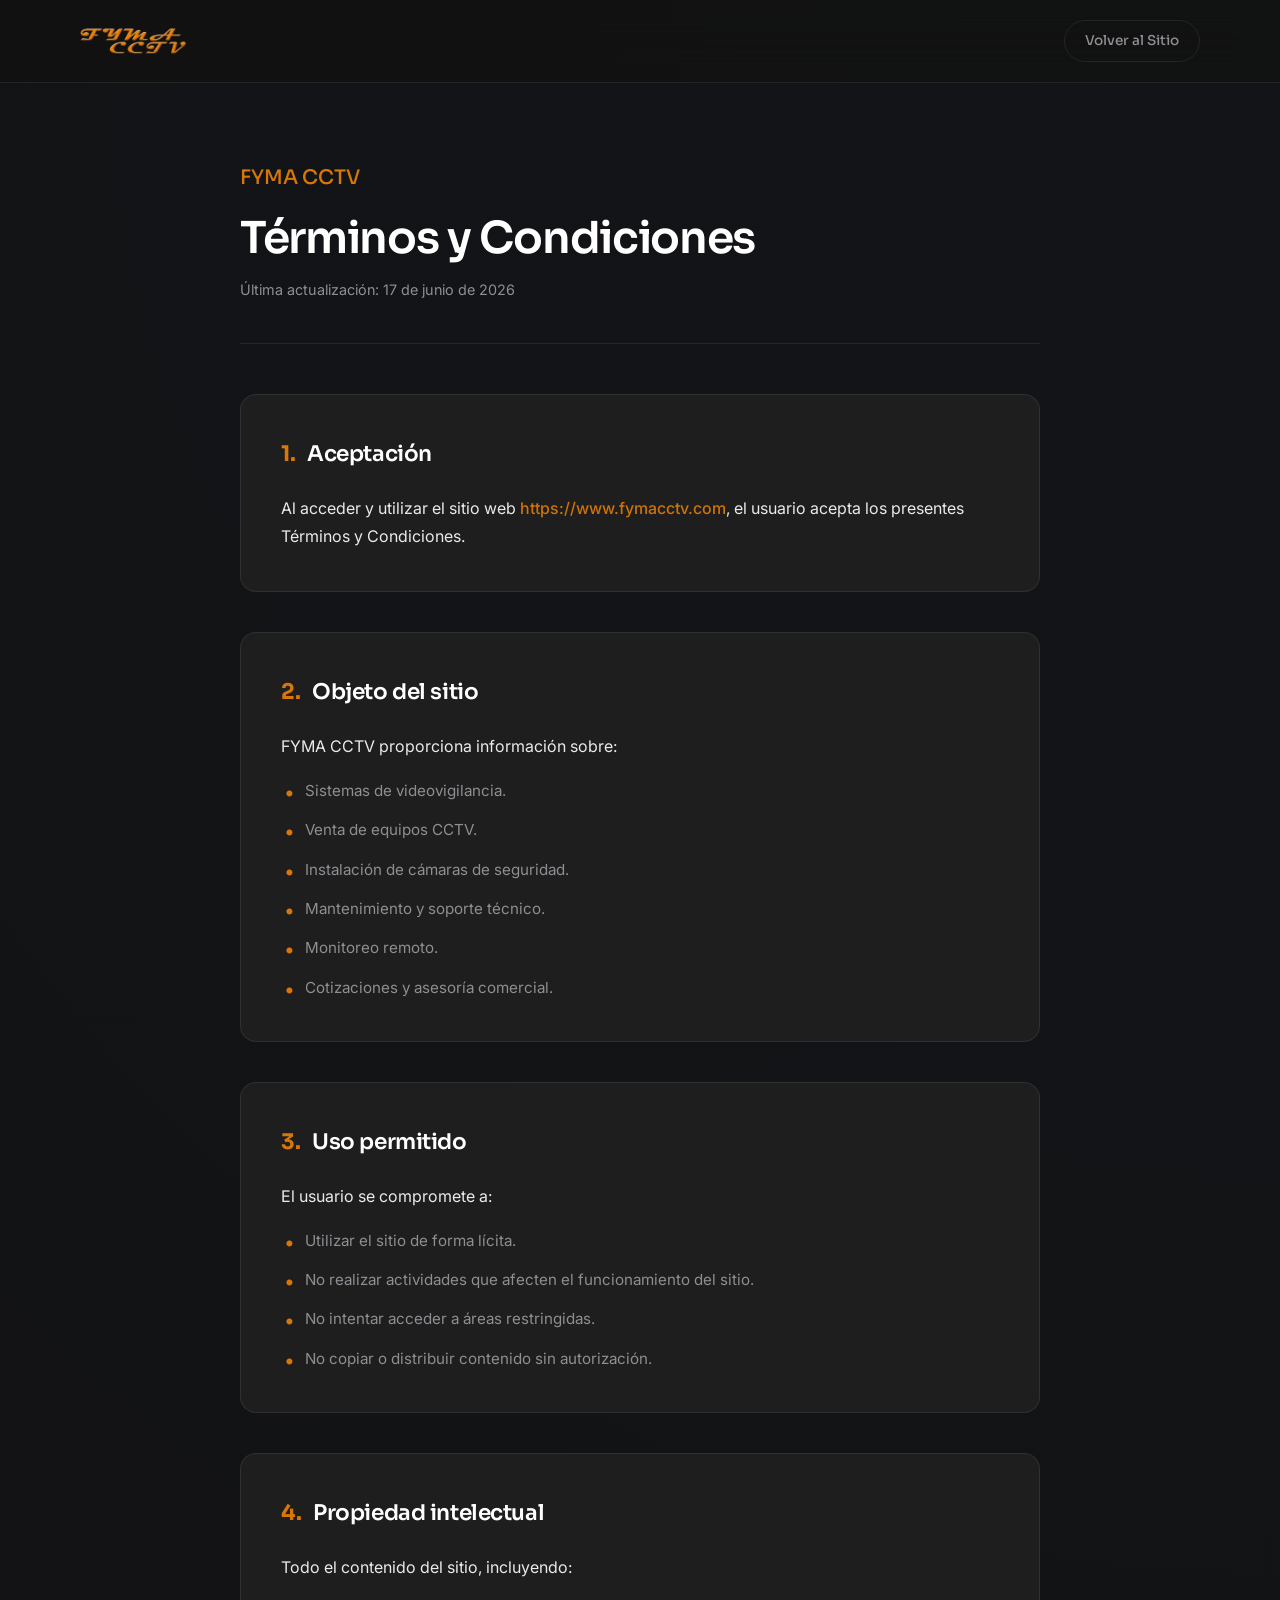
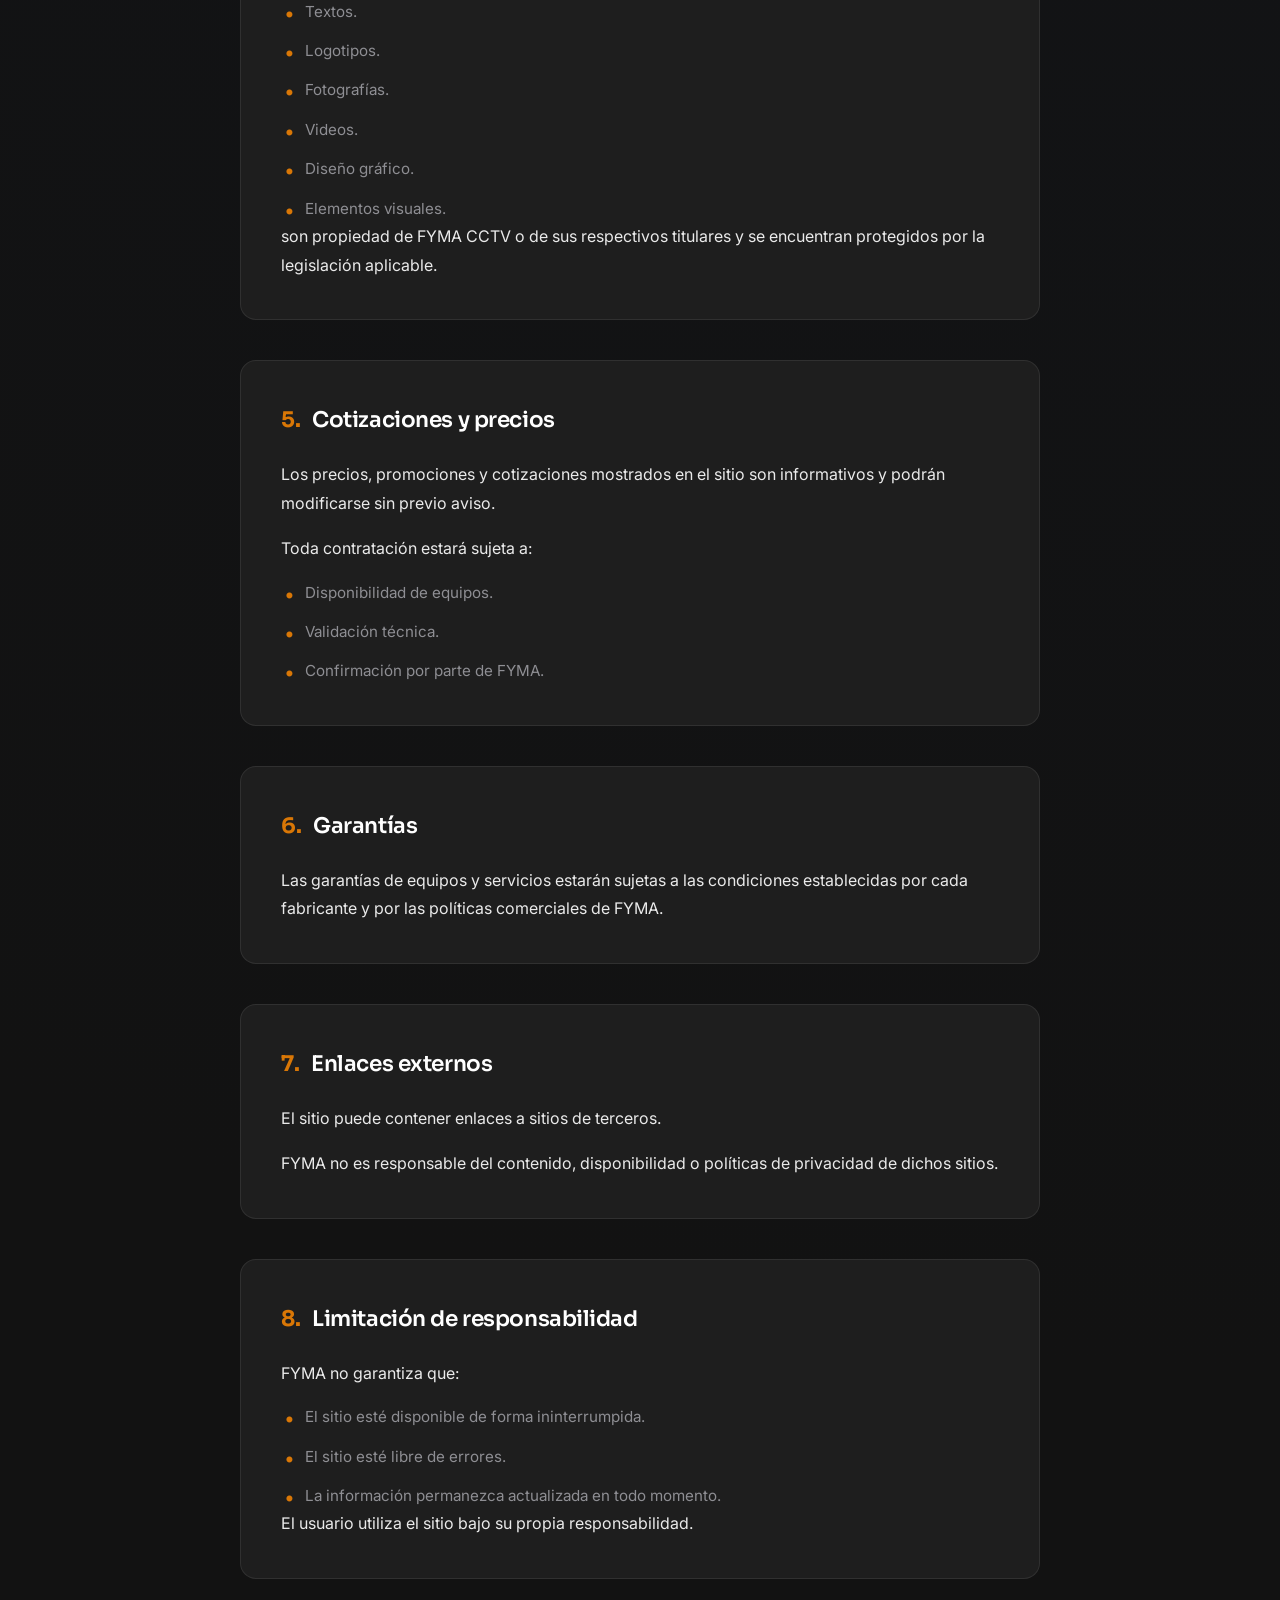
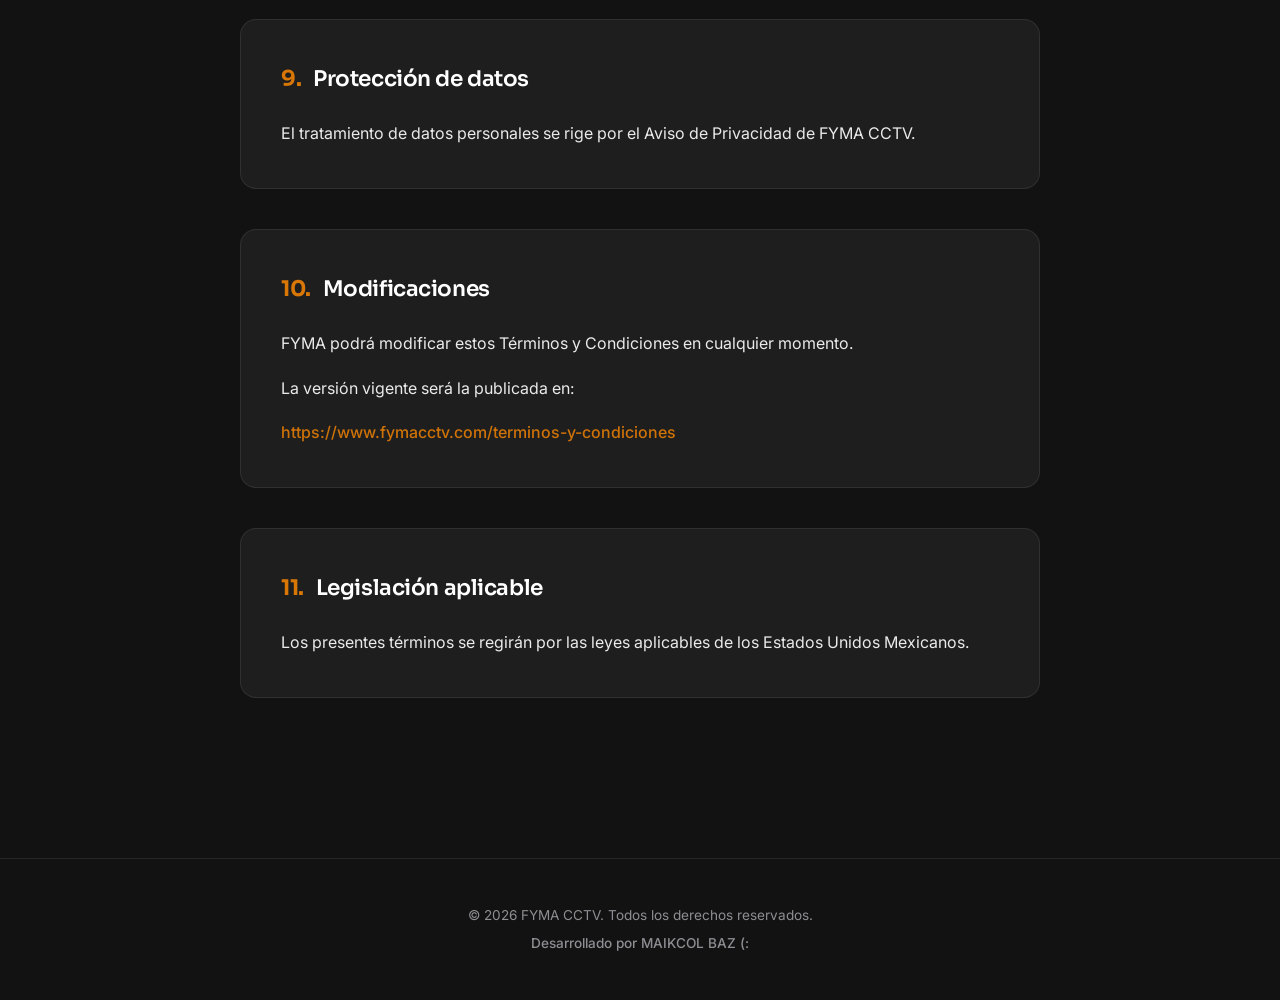
<file: terminos-condiciones/index.html>
<!DOCTYPE html>
<html lang="es">
<head>
    <meta charset="UTF-8">
    <meta name="viewport" content="width=device-width, initial-scale=1.0">
    
    <!-- Google Tag Manager -->
<script>(function(w,d,s,l,i){w[l]=w[l]||[];w[l].push({'gtm.start':
new Date().getTime(),event:'gtm.js'});var f=d.getElementsByTagName(s)[0],
j=d.createElement(s),dl=l!='dataLayer'?'&l='+l:'';j.async=true;j.src=
'https://www.googletagmanager.com/gtm.js?id='+i+dl;f.parentNode.insertBefore(j,f);
})(window,document,'script','dataLayer','GTM-5SP4LKC');</script>
<!-- End Google Tag Manager -->
    
    <title>Términos y Condiciones - FYMA CCTV • Videovigilancia Profesional</title>
     <link rel="icon" type="image/x-icon" href="/Assets/Logos/FYMA-CCTV_favicon-48x48.ico">
    
    <!-- Meta SEO para Documento Legal -->
    <meta name="description" content="Consulta los Términos y Condiciones de uso del sitio web oficial de FYMA CCTV. Conoce el objeto del sitio, propiedad intelectual, cotizaciones y legislación aplicable.">
    <meta name="robots" content="index, follow">
    <link rel="canonical" href="https://www.fymacctv.com/terminos-y-condiciones">

    <!-- Open Graph (Redes Sociales) -->
    <meta property="og:type" content="website">
    <meta property="og:title" content="Términos y Condiciones - FYMA CCTV">
    <meta property="og:description" content="Consulta el marco legal y condiciones de uso del portal técnico de FYMA CCTV.">
    <meta property="og:url" content="https://www.fymacctv.com/terminos-y-condiciones">
    <meta property="og:image" content="/Assets/Logos/FYMA-CCTV_logo-navbar_website.png">

    <!-- Estilos Premium Corporativos (V3 optimizado para lectura legal) -->
    <style>
        /* 1. IMPORTS & SYSTEM FONTS */
        @import url('https://fonts.googleapis.com/css2?family=Inter:wght@300;400;500;600;700&family=Sora:wght@400;500;600;700;800&display=swap');

        /* 2. DESIGN TOKENS (CSS VARIABLES EXACTAS DE LA VERSIÓN V3) */
        :root {
            --primary-black: #121212;
            --graphite-gray: #1E1E1E;
            --soft-white: #F5F5F5;
            --orange-fyma: #D97706;
            --technical-blue: #14213D;
            
            --pure-white: #FFFFFF;
            --border-light: rgba(255, 255, 255, 0.08);
            --border-hover: rgba(217, 119, 6, 0.4);
            --text-muted: #8E8E93;
            --overlay-dark: rgba(18, 18, 18, 0.75);
            
            --font-titles: 'Sora', -apple-system, BlinkMacSystemFont, "Segoe UI", Roboto, sans-serif;
            --font-body: 'Inter', -apple-system, BlinkMacSystemFont, "Segoe UI", Roboto, sans-serif;
            
            --transition-smooth: all 0.5s cubic-bezier(0.16, 1, 0.3, 1);
            --transition-fast: all 0.25s cubic-bezier(0.16, 1, 0.3, 1);
            --max-width-content: 800px; /* Ancho de lectura optimizado para documentos */
        }

        /* 3. GLOBAL RESET & BASE STYLES */
        * {
            margin: 0;
            padding: 0;
            box-sizing: border-box;
            -webkit-font-smoothing: antialiased;
            -moz-osx-font-smoothing: grayscale;
        }

        html {
            scroll-behavior: smooth;
            background-color: var(--primary-black);
            color: var(--soft-white);
            font-size: 16px;
        }

        body {
            font-family: var(--font-body);
            line-height: 1.8;
            overflow-x: hidden;
            display: flex;
            flex-direction: column;
            min-height: 100vh;
        }

        a {
            color: inherit;
            text-decoration: none;
            transition: var(--transition-fast);
        }

        ul {
            list-style: none;
        }

        img {
            max-width: 100%;
            height: auto;
            display: block;
        }

        h1, h2, h3 {
            font-family: var(--font-titles);
            color: var(--pure-white);
            letter-spacing: -0.02em;
            font-weight: 600;
        }

        /* 4. HEADER PREMIUM (Glassmorphism minimalista sin navegación extra) */
        body > header {
            position: fixed;
            top: 0;
            left: 0;
            width: 100%;
            z-index: 1000;
            display: flex;
            justify-content: space-between;
            align-items: center;
            padding: 20px 80px;
            background-color: rgba(18, 18, 18, 0.8);
            backdrop-filter: blur(20px);
            -webkit-backdrop-filter: blur(20px);
            border-bottom: 1px solid var(--border-light);
            transition: var(--transition-smooth);
        }

        body > header > a {
            display: inline-block;
        }

        body > header > a img {
            height: 32px;
            width: auto;
            transition: var(--transition-fast);
        }

        body > header > a:hover img {
            opacity: 0.9;
            transform: scale(0.98);
        }

        /* Enlace de regreso minimalista */
        body > header .back-link {
            font-family: var(--font-titles);
            font-size: 0.85rem;
            font-weight: 500;
            color: var(--text-muted);
            border: 1px solid var(--border-light);
            padding: 8px 20px;
            border-radius: 30px;
            transition: var(--transition-fast);
        }

        body > header .back-link:hover {
            color: var(--pure-white);
            background-color: rgba(255, 255, 255, 0.05);
            border-color: rgba(255, 255, 255, 0.2);
        }

        /* 5. MAIN STRUCTURE & CONTENT (Enfoque en legibilidad) */
        main {
            flex-grow: 1;
            padding: 160px 24px 120px 24px;
            background: radial-gradient(circle at top right, rgba(20, 33, 61, 0.15) 0%, rgba(18, 18, 18, 1) 70%);
            display: flex;
            justify-content: center;
        }

        .document-wrapper {
            max-width: var(--max-width-content);
            width: 100%;
        }

        /* Cabecera del Documento */
        .document-header {
            border-bottom: 1px solid var(--border-light);
            padding-bottom: 40px;
            margin-bottom: 50px;
        }

        .document-header h1 {
            font-size: 2.75rem;
            line-height: 1.2;
            margin-bottom: 12px;
            letter-spacing: -0.03em;
        }

        .document-header .subtitle {
            font-size: 1.25rem;
            font-family: var(--font-titles);
            color: var(--orange-fyma);
            font-weight: 500;
            margin-bottom: 16px;
        }

        .document-header .date {
            font-size: 0.9rem;
            color: var(--text-muted);
            font-weight: 400;
        }

        /* Secciones del Documento Legal */
        .document-section {
            margin-bottom: 40px;
            background-color: var(--graphite-gray);
            border: 1px solid var(--border-light);
            border-radius: 16px;
            padding: 40px;
            transition: var(--transition-smooth);
        }

        .document-section:hover {
            border-color: rgba(255, 255, 255, 0.12);
        }

        .document-section h2 {
            font-size: 1.35rem;
            font-weight: 600;
            margin-bottom: 20px;
            display: flex;
            align-items: center;
            gap: 12px;
            color: var(--pure-white);
        }

        .document-section h2 span {
            color: var(--orange-fyma);
            font-weight: 700;
        }

        .document-section p {
            color: var(--soft-white);
            font-size: 1rem;
            margin-bottom: 16px;
            opacity: 0.95;
        }

        .document-section p:last-child {
            margin-bottom: 0;
        }

        /* Listas con bullets premium */
        .document-section ul {
            display: flex;
            flex-direction: column;
            gap: 12px;
            margin-top: 16px;
        }

        .document-section ul li {
            font-size: 0.95rem;
            color: var(--text-muted);
            padding-left: 24px;
            position: relative;
        }

        .document-section ul li::before {
            content: '•';
            color: var(--orange-fyma);
            font-weight: bold;
            font-size: 1.2rem;
            position: absolute;
            left: 4px;
            top: -2px;
        }

        /* Enlaces internos o de soporte del documento */
        .legal-link {
            color: var(--orange-fyma);
            font-weight: 500;
            position: relative;
            display: inline-block;
        }

        .legal-link::after {
            content: '';
            position: absolute;
            width: 100%;
            transform: scaleX(0);
            height: 1px;
            bottom: 0;
            left: 0;
            background-color: var(--orange-fyma);
            transform-origin: bottom right;
            transition: transform 0.25s ease-out;
        }

        .legal-link:hover {
            color: var(--pure-white);
        }

        .legal-link:hover::after {
            transform: scaleX(1);
            transform-origin: bottom left;
            background-color: var(--pure-white);
        }

        /* 6. FOOTER CORPORATIVO (Exactamente como se solicitó) */
        body > footer {
            background-color: var(--primary-black);
            border-top: 1px solid var(--border-light);
            padding: 40px 24px;
            text-align: center;
        }

        body > footer p {
            font-size: 0.85rem;
            color: var(--text-muted);
            margin: 4px 0;
        }

        body > footer p:last-child {
            color: var(--text-muted);
            font-weight: 500;
        }

        /* 7. MEDIA QUERIES (DESKTOP-FIRST) */
        @media (max-width: 900px) {
            body > header {
                padding: 20px 40px;
            }

            main {
                padding-top: 140px;
            }

            .document-header h1 {
                font-size: 2.25rem;
            }

            .document-section {
                padding: 30px;
            }
        }

        @media (max-width: 600px) {
            body > header {
                padding: 16px 20px;
            }

            body > header .back-link {
                padding: 6px 16px;
                font-size: 0.8rem;
            }

            main {
                padding-top: 120px;
            }

            .document-header h1 {
                font-size: 1.85rem;
            }

            .document-header .subtitle {
                font-size: 1.1rem;
            }

            .document-section {
                padding: 24px;
                border-radius: 12px;
            }

            .document-section h2 {
                font-size: 1.2rem;
            }
        }
    </style>
</head>
<body>

    <!-- Google Tag Manager (noscript) -->
<noscript><iframe src="https://www.googletagmanager.com/ns.html?id=GTM-5SP4LKC"
height="0" width="0" style="display:none;visibility:hidden"></iframe></noscript>
<!-- End Google Tag Manager (noscript) -->
    
    <!-- STICKY HEADER MINIMALISTA -->
    <header>
        <a href="https://www.fymacctv.com/#inicio" aria-label="Volver al inicio de FYMA CCTV">
            <img src="/Assets/Logos/FYMA-CCTV_logo-navbar_website.png" alt="FYMA CCTV Logo">
        </a>
        <a href="https://www.fymacctv.com/#inicio" class="back-link">Volver al Sitio</a>
    </header>

    <!-- CONTENIDO DE TÉRMINOS Y CONDICIONES -->
    <main>
        <div class="document-wrapper">
            
            <header class="document-header">
                <p class="subtitle">FYMA CCTV</p>
                <h1>Términos y Condiciones</h1>
                <p class="date">Última actualización: 17 de junio de 2026</p>
            </header>

            <!-- 1. Aceptación -->
            <article class="document-section">
                <h2><span>1.</span> Aceptación</h2>
                <p>Al acceder y utilizar el sitio web <a href="https://www.fymacctv.com" class="legal-link">https://www.fymacctv.com</a>, el usuario acepta los presentes Términos y Condiciones.</p>
            </article>

            <!-- 2. Objeto del sitio -->
            <article class="document-section">
                <h2><span>2.</span> Objeto del sitio</h2>
                <p>FYMA CCTV proporciona información sobre:</p>
                <ul>
                    <li>Sistemas de videovigilancia.</li>
                    <li>Venta de equipos CCTV.</li>
                    <li>Instalación de cámaras de seguridad.</li>
                    <li>Mantenimiento y soporte técnico.</li>
                    <li>Monitoreo remoto.</li>
                    <li>Cotizaciones y asesoría comercial.</li>
                </ul>
            </article>

            <!-- 3. Uso permitido -->
            <article class="document-section">
                <h2><span>3.</span> Uso permitido</h2>
                <p>El usuario se compromete a:</p>
                <ul>
                    <li>Utilizar el sitio de forma lícita.</li>
                    <li>No realizar actividades que afecten el funcionamiento del sitio.</li>
                    <li>No intentar acceder a áreas restringidas.</li>
                    <li>No copiar o distribuir contenido sin autorización.</li>
                </ul>
            </article>

            <!-- 4. Propiedad intelectual -->
            <article class="document-section">
                <h2><span>4.</span> Propiedad intelectual</h2>
                <p>Todo el contenido del sitio, incluyendo:</p>
                <ul>
                    <li>Textos.</li>
                    <li>Logotipos.</li>
                    <li>Fotografías.</li>
                    <li>Videos.</li>
                    <li>Diseño gráfico.</li>
                    <li>Elementos visuales.</li>
                </ul>
                <p>son propiedad de FYMA CCTV o de sus respectivos titulares y se encuentran protegidos por la legislación aplicable.</p>
            </article>

            <!-- 5. Cotizaciones y precios -->
            <article class="document-section">
                <h2><span>5.</span> Cotizaciones y precios</h2>
                <p>Los precios, promociones y cotizaciones mostrados en el sitio son informativos y podrán modificarse sin previo aviso.</p>
                <p>Toda contratación estará sujeta a:</p>
                <ul>
                    <li>Disponibilidad de equipos.</li>
                    <li>Validación técnica.</li>
                    <li>Confirmación por parte de FYMA.</li>
                </ul>
            </article>

            <!-- 6. Garantías -->
            <article class="document-section">
                <h2><span>6.</span> Garantías</h2>
                <p>Las garantías de equipos y servicios estarán sujetas a las condiciones establecidas por cada fabricante y por las políticas comerciales de FYMA.</p>
            </article>

            <!-- 7. Enlaces externos -->
            <article class="document-section">
                <h2><span>7.</span> Enlaces externos</h2>
                <p>El sitio puede contener enlaces a sitios de terceros.</p>
                <p>FYMA no es responsable del contenido, disponibilidad o políticas de privacidad de dichos sitios.</p>
            </article>

            <!-- 8. Limitación de responsabilidad -->
            <article class="document-section">
                <h2><span>8.</span> Limitación de responsabilidad</h2>
                <p>FYMA no garantiza que:</p>
                <ul>
                    <li>El sitio esté disponible de forma ininterrumpida.</li>
                    <li>El sitio esté libre de errores.</li>
                    <li>La información permanezca actualizada en todo momento.</li>
                </ul>
                <p>El usuario utiliza el sitio bajo su propia responsabilidad.</p>
            </article>

            <!-- 9. Protección de datos -->
            <article class="document-section">
                <h2><span>9.</span> Protección de datos</h2>
                <p>El tratamiento de datos personales se rige por el Aviso de Privacidad de FYMA CCTV.</p>
            </article>

            <!-- 10. Modificaciones -->
            <article class="document-section">
                <h2><span>10.</span> Modificaciones</h2>
                <p>FYMA podrá modificar estos Términos y Condiciones en cualquier momento.</p>
                <p>La versión vigente será la publicada en:</p>
                <p><a href="https://www.fymacctv.com/terminos-condiciones/index.html" class="legal-link">https://www.fymacctv.com/terminos-y-condiciones</a></p>
            </article>

            <!-- 11. Legislación aplicable -->
            <article class="document-section">
                <h2><span>11.</span> Legislación aplicable</h2>
                <p>Los presentes términos se regirán por las leyes aplicables de los Estados Unidos Mexicanos.</p>
            </article>

        </div>
    </main>

    <!-- PIE DE PÁGINA (ESTRICTO) -->
    <footer>
        <p>© 2026 FYMA CCTV. Todos los derechos reservados.</p>
        <p>Desarrollado por MAIKCOL BAZ (:</p>
    </footer>

</body>
</html>
</file>
